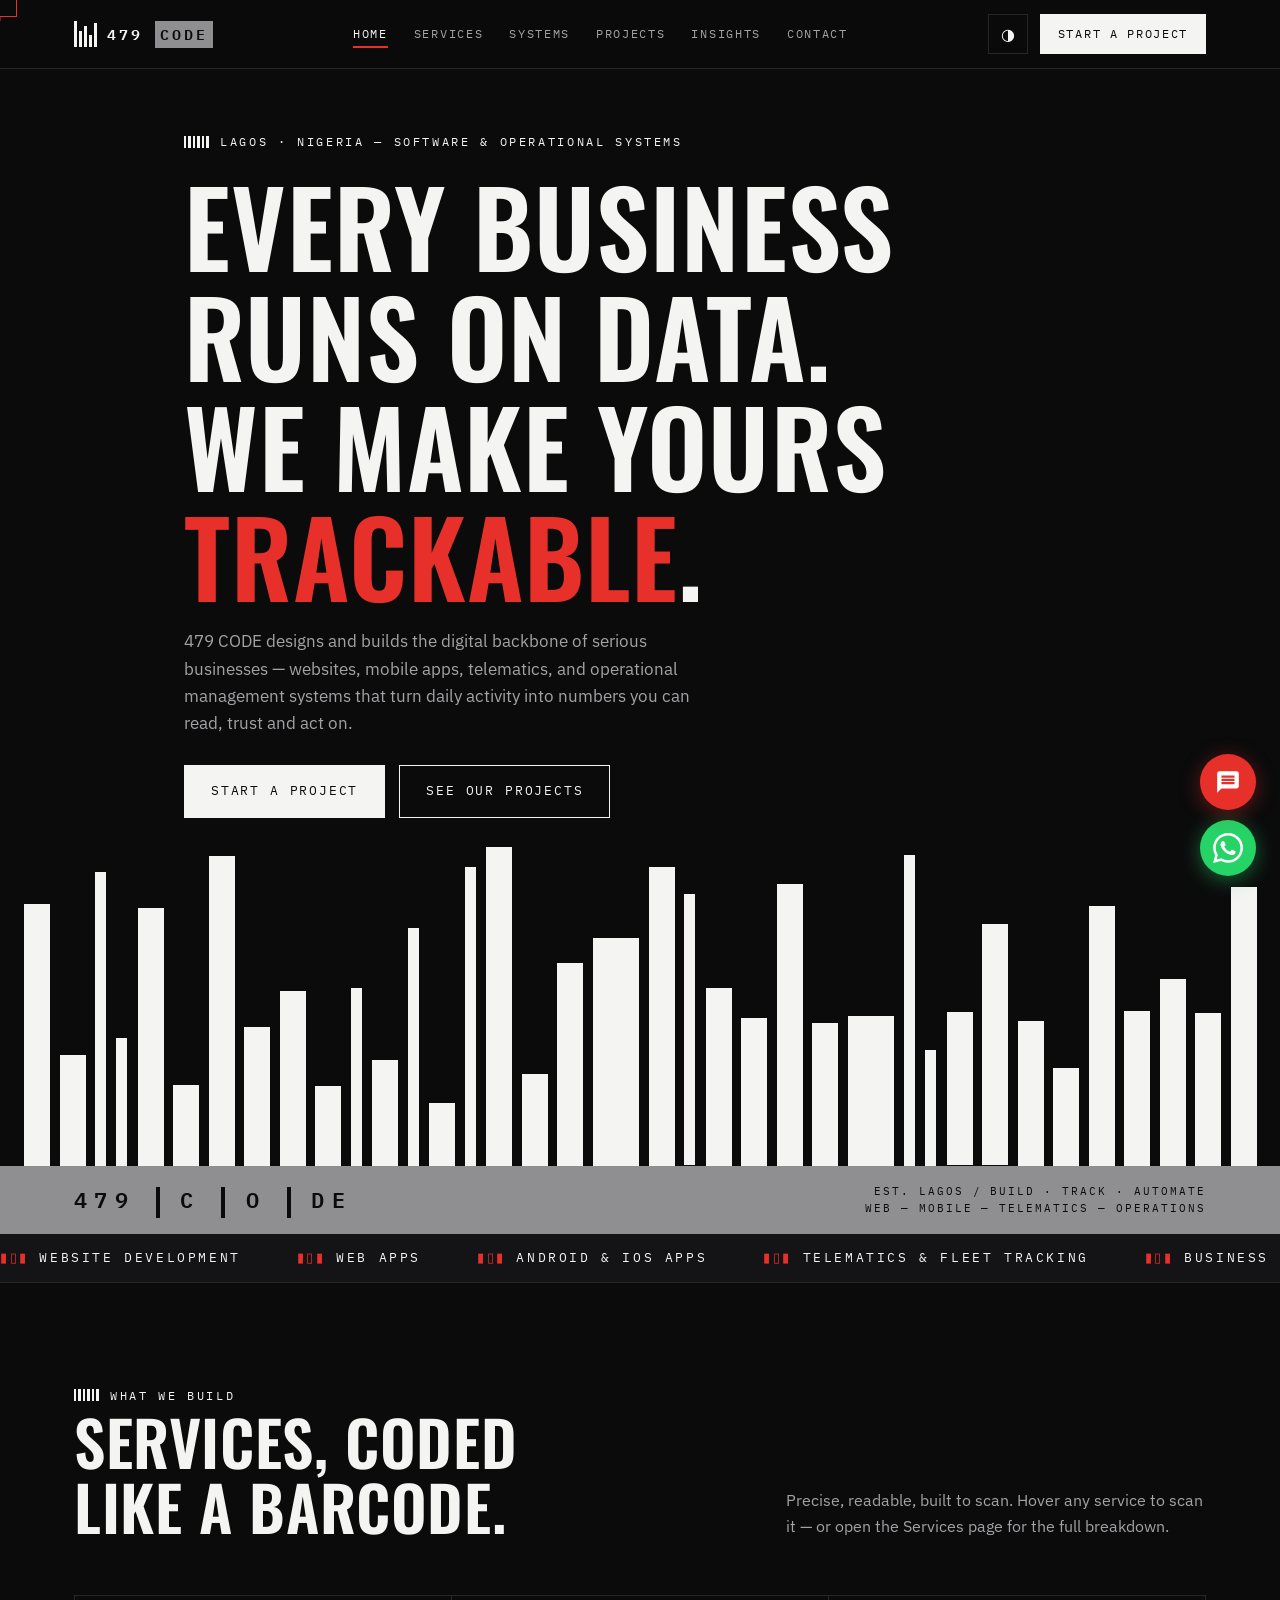
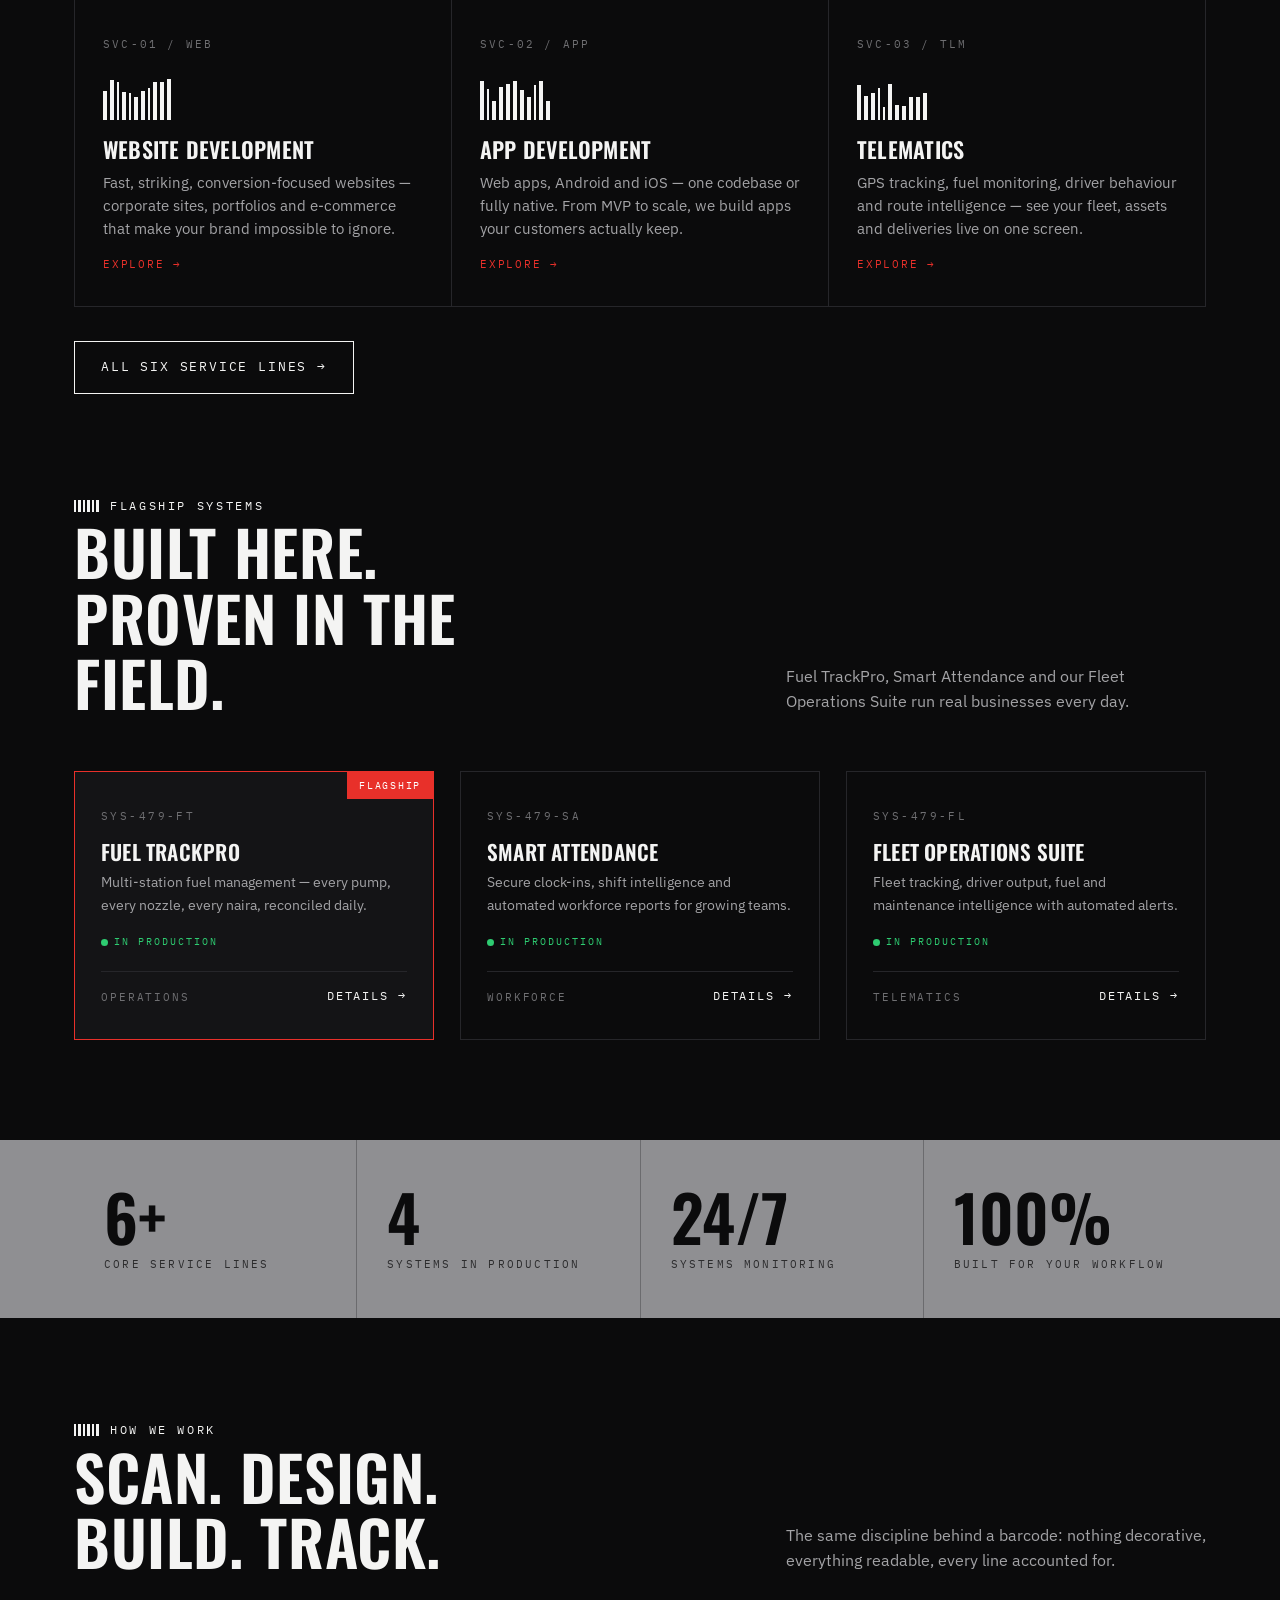
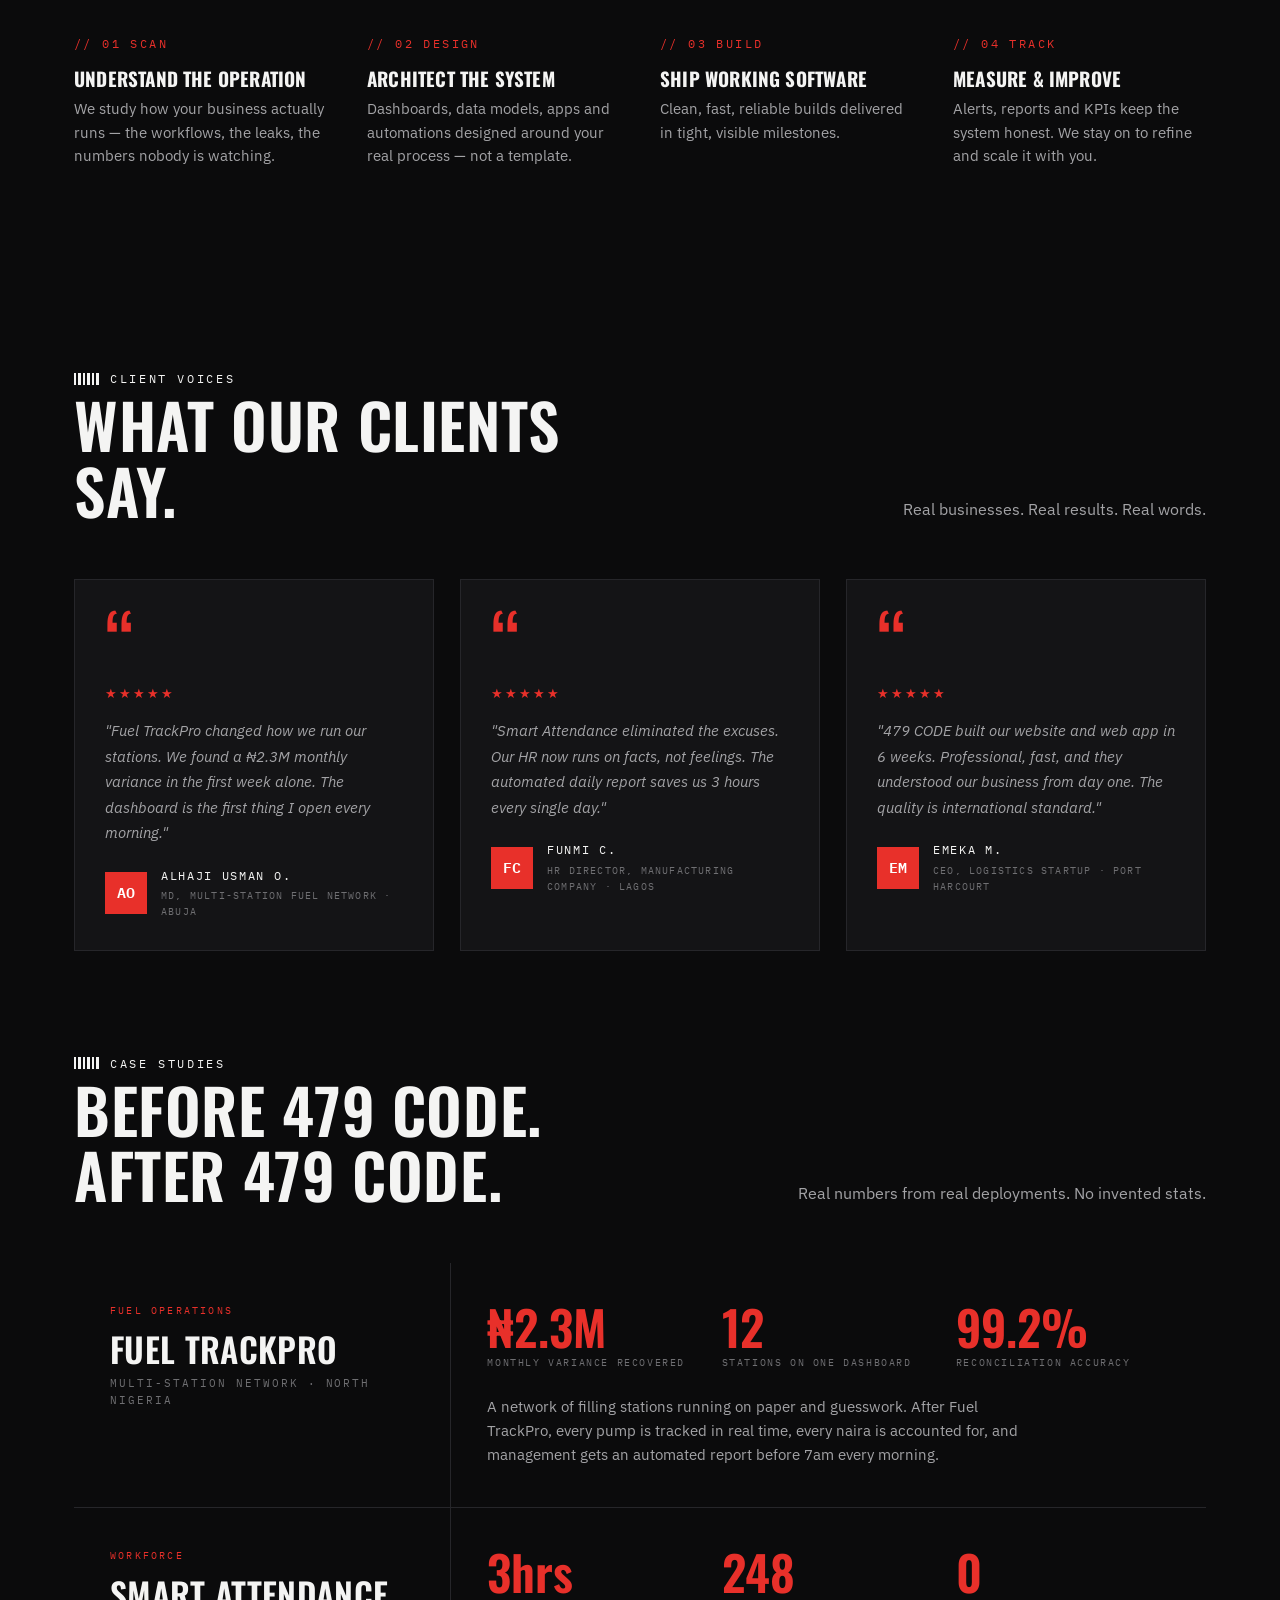
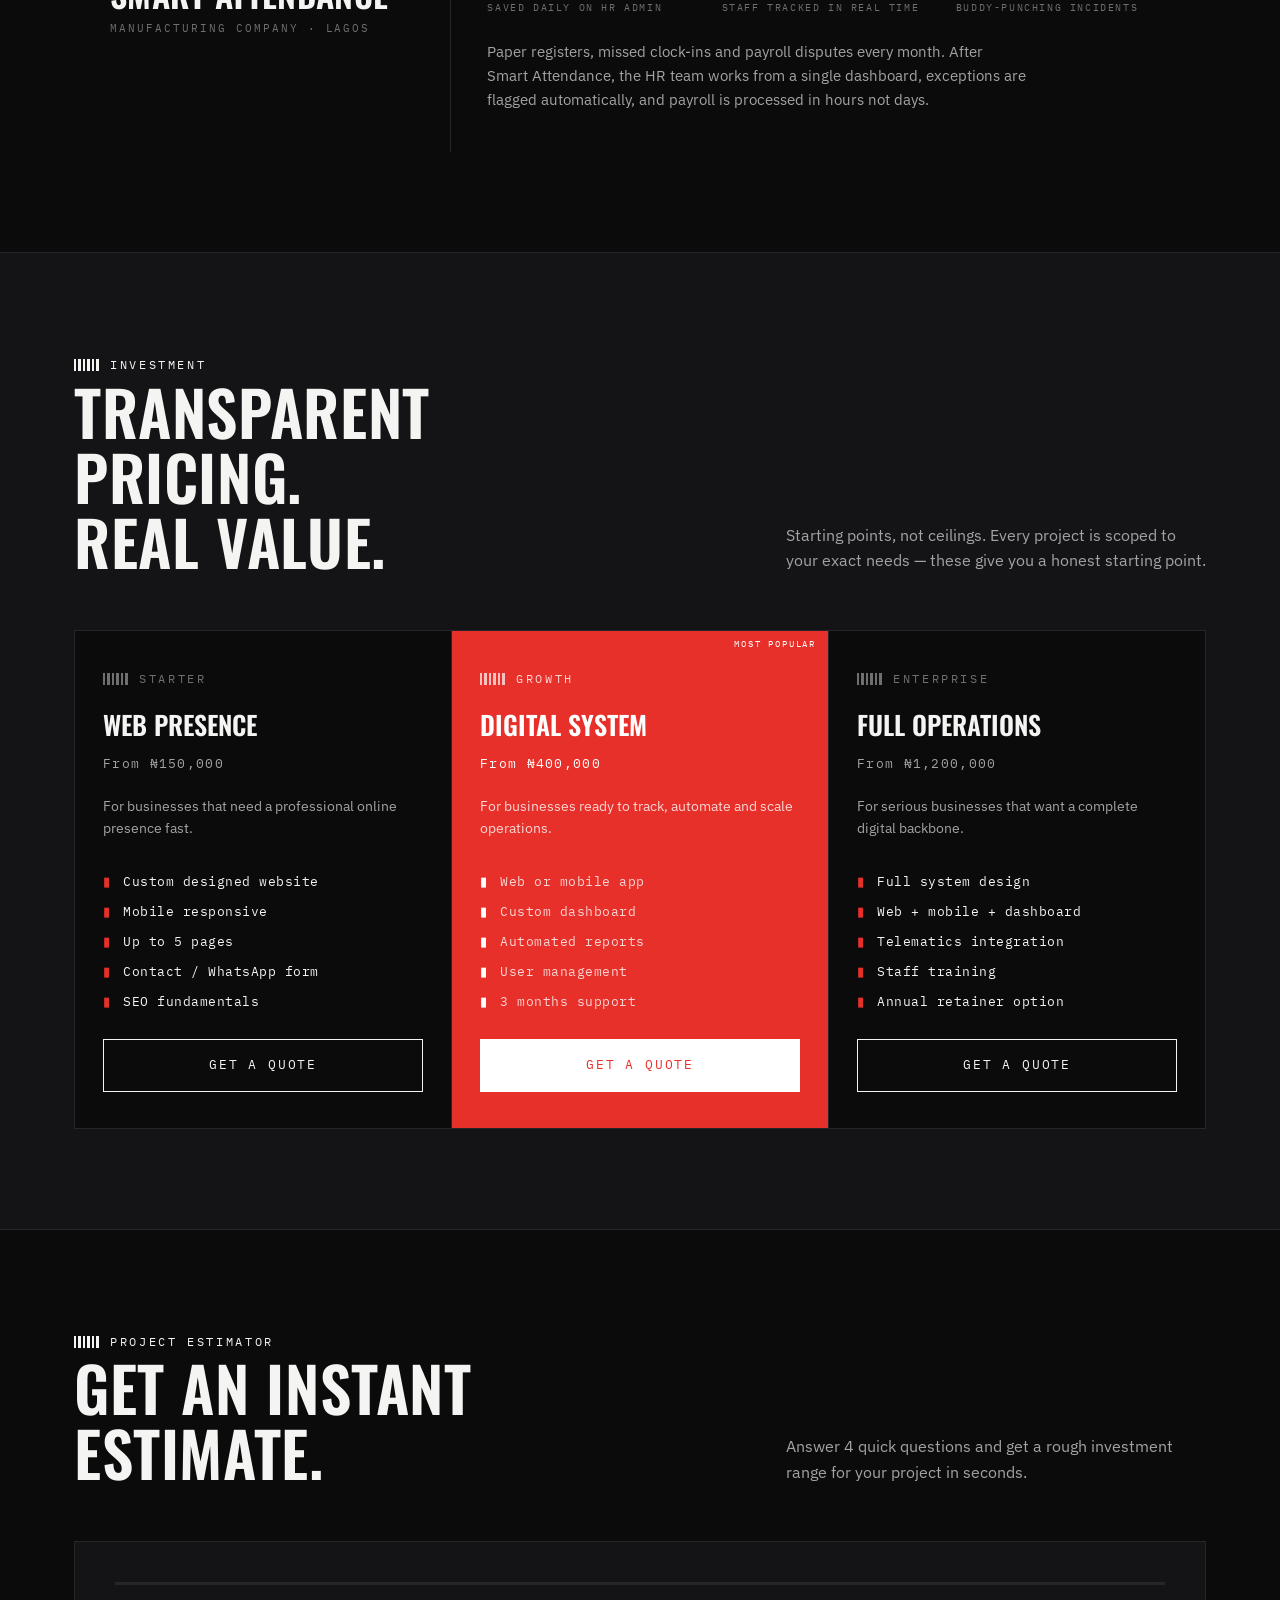
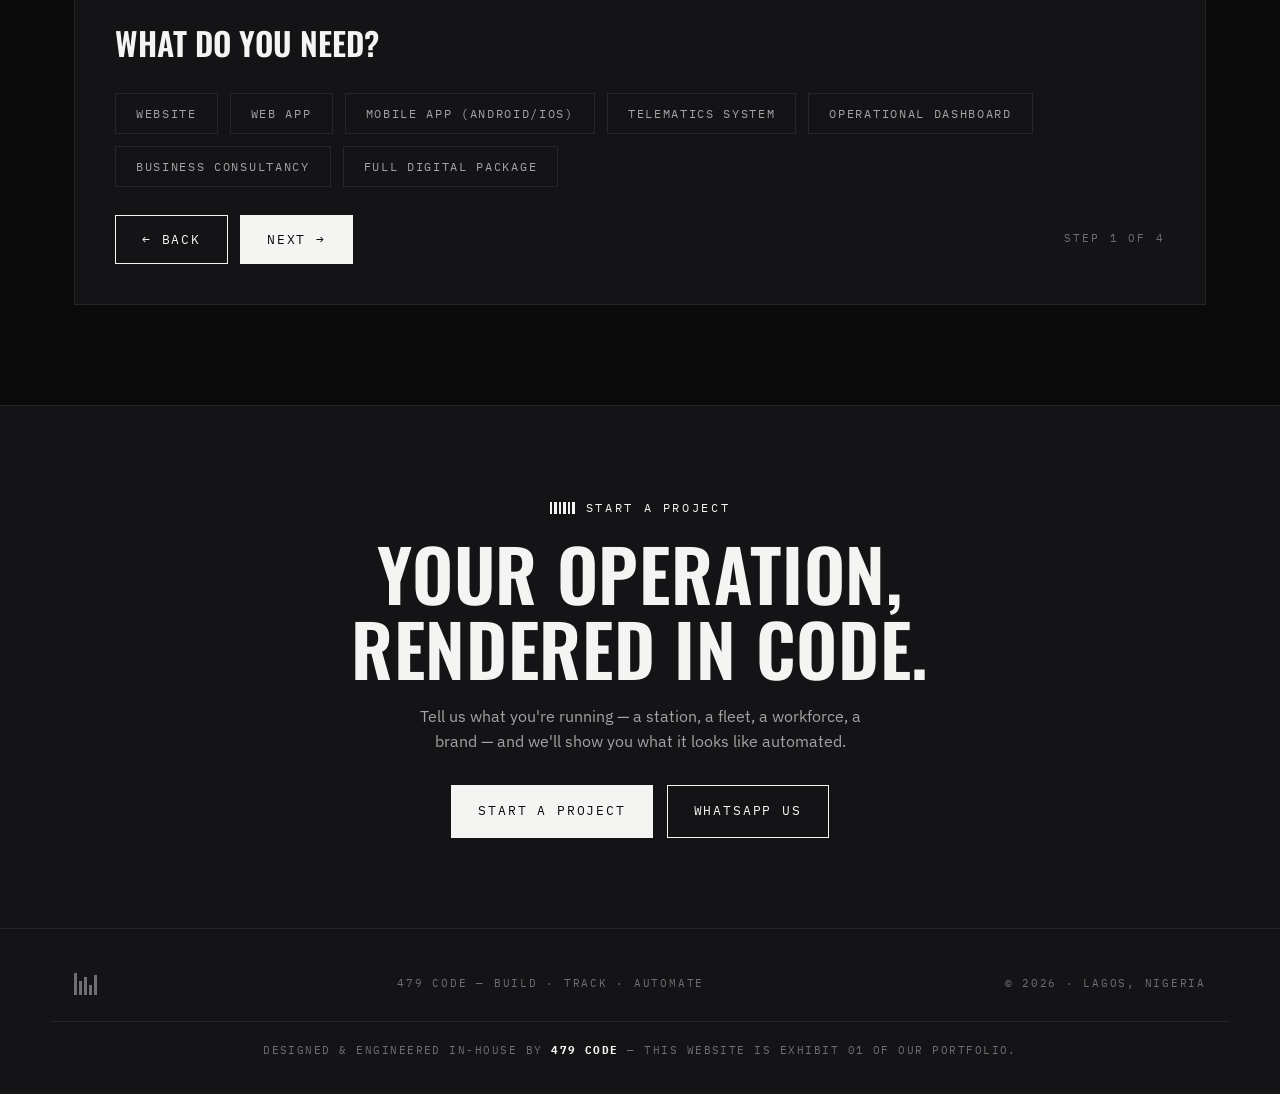
<file: index.html>
<!DOCTYPE html>
<html lang="en">
<head>
<meta charset="UTF-8">
<meta name="viewport" content="width=device-width, initial-scale=1.0">
<title>479 CODE — Systems that Scan, Track & Run Your Business</title>
<meta name="description" content="479 CODE builds websites, apps, telematics and operational systems in Lagos, Nigeria.">
<meta property="og:title" content="479 CODE — Systems that Scan, Track & Run Your Business">
<meta property="og:description" content="479 CODE builds websites, apps, telematics and operational systems in Lagos, Nigeria.">
<meta property="og:type" content="website">
<link rel="preconnect" href="https://fonts.googleapis.com">
<link rel="preconnect" href="https://fonts.gstatic.com" crossorigin>
<link href="https://fonts.googleapis.com/css2?family=Oswald:wght@400;500;600;700&family=IBM+Plex+Mono:wght@400;500;600&family=IBM+Plex+Sans:wght@400;500;600&display=swap" rel="stylesheet">
<link rel="stylesheet" href="assets/styles.css">
<script src="assets/main.js" defer></script>
</head>
<body>
<div id="loader" aria-hidden="true">
  <div class="load-bars">
    <span class="load-laser"></span>
    <i style="height:100%;animation-delay:0s"></i><i style="height:55%;animation-delay:.1s"></i><i style="height:80%;animation-delay:.2s"></i><i style="height:40%;animation-delay:.3s"></i><i style="height:92%;animation-delay:.4s"></i><i style="height:60%;animation-delay:.5s"></i><i style="height:75%;animation-delay:.6s"></i>
  </div>
  <div class="load-txt">Scanning · 479 CODE</div>
</div>
<div id="progress"></div>
<div class="cursor-ring" id="cursor" aria-hidden="true"></div>

<nav>
  <div class="nav-in">
    <a class="logo" href="index.html" aria-label="479 CODE home">
      <span class="logo-bars" aria-hidden="true"><span></span><span></span><span></span><span></span><span></span></span>
      <span class="logo-txt">479 <em>CODE</em></span>
    </a>
    <div class="nav-links">
      <a href="index.html" class="active">Home</a>
      <a href="services.html">Services</a>
      <a href="systems.html">Systems</a>
      <a href="projects.html">Projects</a>
      <a href="blog.html">Insights</a><a href="contact.html">Contact</a>
    </div>
    <div class="nav-right">
      <button id="themeBtn" aria-label="Toggle theme">◑</button>
      <a class="nav-cta" href="contact.html">Start a project</a>
      <button id="menuBtn" aria-label="Menu" aria-expanded="false">☰</button>
    </div>
  </div>
</nav>

<header class="hero" id="top">
  <div class="wrap hero-copy">
    <span class="eyebrow">Lagos · Nigeria — Software &amp; Operational Systems</span>
    <h1>Every business runs on data.<br>We make yours <span class="scan-word" id="scanWord">scannable</span>.</h1>
    <p>479 CODE designs and builds the digital backbone of serious businesses — websites, mobile apps, telematics, and operational management systems that turn daily activity into numbers you can read, trust and act on.</p>
    <div class="hero-actions">
      <a class="btn btn-solid" href="contact.html">Start a project</a>
      <a class="btn btn-ghost" href="projects.html">See our projects</a>
    </div>
  </div>
  <div class="barfield" id="barfield" aria-hidden="true"><div class="laser"></div></div>
  <div class="hero-band">
    <div class="band-in">
      <span>479 <span class="divider"></span> C <span class="divider"></span> O <span class="divider"></span> DE</span>
      <span class="band-meta">EST. LAGOS / BUILD · TRACK · AUTOMATE<br>WEB — MOBILE — TELEMATICS — OPERATIONS</span>
    </div>
  </div>
</header>

<div class="marquee" aria-hidden="true">
  <div class="marquee-track">
    <span>Website Development</span><span>Web Apps</span><span>Android &amp; iOS Apps</span><span>Telematics &amp; Fleet Tracking</span><span>Business Consultancy</span><span>Fuel TrackPro</span><span>Smart Attendance</span><span>Dashboards &amp; Automation</span>
    <span>Website Development</span><span>Web Apps</span><span>Android &amp; iOS Apps</span><span>Telematics &amp; Fleet Tracking</span><span>Business Consultancy</span><span>Fuel TrackPro</span><span>Smart Attendance</span><span>Dashboards &amp; Automation</span>
  </div>
</div>

<section>
  <div class="wrap">
    <div class="sec-head reveal">
      <div>
        <span class="eyebrow">What we build</span>
        <h2>Services, coded like a barcode.</h2>
      </div>
      <p>Precise, readable, built to scan. Hover any service to scan it — or open the Services page for the full breakdown.</p>
    </div>
    <div class="svc-grid">
      <a class="svc reveal" href="services.html">
        <span class="scanline"></span>
        <span class="code">SVC-01 / WEB</span>
        <div class="minibar" aria-hidden="true"></div>
        <h3>Website Development</h3>
        <p>Fast, striking, conversion-focused websites — corporate sites, portfolios and e-commerce that make your brand impossible to ignore.</p>
        <span class="more">Explore →</span>
      </a>
      <a class="svc reveal" href="services.html">
        <span class="scanline"></span>
        <span class="code">SVC-02 / APP</span>
        <div class="minibar" aria-hidden="true"></div>
        <h3>App Development</h3>
        <p>Web apps, Android and iOS — one codebase or fully native. From MVP to scale, we build apps your customers actually keep.</p>
        <span class="more">Explore →</span>
      </a>
      <a class="svc reveal" href="services.html">
        <span class="scanline"></span>
        <span class="code">SVC-03 / TLM</span>
        <div class="minibar" aria-hidden="true"></div>
        <h3>Telematics</h3>
        <p>GPS tracking, fuel monitoring, driver behaviour and route intelligence — see your fleet, assets and deliveries live on one screen.</p>
        <span class="more">Explore →</span>
      </a>
    </div>
    <div class="hero-actions" style="margin-top:34px">
      <a class="btn btn-ghost" href="services.html">All six service lines →</a>
    </div>
  </div>
</section>

<section style="padding-top:0">
  <div class="wrap">
    <div class="sec-head reveal">
      <div>
        <span class="eyebrow">Flagship systems</span>
        <h2>Built here. Proven in the field.</h2>
      </div>
      <p>Fuel TrackPro, Smart Attendance and our Fleet Operations Suite run real businesses every day.</p>
    </div>
    <div class="exh-grid">
      <article class="exh featured reveal">
        <span class="badge">Flagship</span>
        <span class="num">SYS-479-FT</span>
        <h3>Fuel TrackPro</h3>
        <p>Multi-station fuel management — every pump, every nozzle, every naira, reconciled daily.</p>
        <span class="live"><span class="dot"></span>In production</span>
        <div class="meta"><span>Operations</span><a class="prod-link" style="margin:0;border:none" href="systems.html">Details →</a></div>
      </article>
      <article class="exh reveal">
        <span class="num">SYS-479-SA</span>
        <h3>Smart Attendance</h3>
        <p>Secure clock-ins, shift intelligence and automated workforce reports for growing teams.</p>
        <span class="live"><span class="dot"></span>In production</span>
        <div class="meta"><span>Workforce</span><a class="prod-link" style="margin:0;border:none" href="systems.html">Details →</a></div>
      </article>
      <article class="exh reveal">
        <span class="num">SYS-479-FL</span>
        <h3>Fleet Operations Suite</h3>
        <p>Fleet tracking, driver output, fuel and maintenance intelligence with automated alerts.</p>
        <span class="live"><span class="dot"></span>In production</span>
        <div class="meta"><span>Telematics</span><a class="prod-link" style="margin:0;border:none" href="systems.html">Details →</a></div>
      </article>
    </div>
  </div>
</section>

<div class="stats">
  <div class="wrap">
    <div class="stats-in">
      <div class="stat-big reveal"><div class="n"><span data-count="6">0</span>+</div><div class="l">Core service lines</div></div>
      <div class="stat-big reveal"><div class="n"><span data-count="4">0</span></div><div class="l">Systems in production</div></div>
      <div class="stat-big reveal"><div class="n"><span data-count="24">0</span>/7</div><div class="l">Systems monitoring</div></div>
      <div class="stat-big reveal"><div class="n"><span data-count="100">0</span>%</div><div class="l">Built for your workflow</div></div>
    </div>
  </div>
</div>

<section>
  <div class="wrap">
    <div class="sec-head reveal">
      <div>
        <span class="eyebrow">How we work</span>
        <h2>Scan. Design. Build. Track.</h2>
      </div>
      <p>The same discipline behind a barcode: nothing decorative, everything readable, every line accounted for.</p>
    </div>
    <div class="proc-grid">
      <div class="proc reveal"><span class="step">// 01 SCAN</span><h3>Understand the operation</h3><p>We study how your business actually runs — the workflows, the leaks, the numbers nobody is watching.</p></div>
      <div class="proc reveal"><span class="step">// 02 DESIGN</span><h3>Architect the system</h3><p>Dashboards, data models, apps and automations designed around your real process — not a template.</p></div>
      <div class="proc reveal"><span class="step">// 03 BUILD</span><h3>Ship working software</h3><p>Clean, fast, reliable builds delivered in tight, visible milestones.</p></div>
      <div class="proc reveal"><span class="step">// 04 TRACK</span><h3>Measure &amp; improve</h3><p>Alerts, reports and KPIs keep the system honest. We stay on to refine and scale it with you.</p></div>
    </div>
  </div>
</section>


<!-- TESTIMONIALS -->
<section id="testimonials">
  <div class="wrap">
    <div class="sec-head reveal">
      <div>
        <span class="eyebrow">Client voices</span>
        <h2>What our clients say.</h2>
      </div>
      <p>Real businesses. Real results. Real words.</p>
    </div>
    <div class="testi-grid">
      <div class="testi reveal">
        <div class="stars">★★★★★</div>
        <p>"Fuel TrackPro changed how we run our stations. We found a ₦2.3M monthly variance in the first week alone. The dashboard is the first thing I open every morning."</p>
        <div class="author"><div class="av">AO</div><div><div class="name">Alhaji Usman O.</div><div class="role">MD, Multi-Station Fuel Network · Abuja</div></div></div>
      </div>
      <div class="testi reveal">
        <div class="stars">★★★★★</div>
        <p>"Smart Attendance eliminated the excuses. Our HR now runs on facts, not feelings. The automated daily report saves us 3 hours every single day."</p>
        <div class="author"><div class="av">FC</div><div><div class="name">Funmi C.</div><div class="role">HR Director, Manufacturing Company · Lagos</div></div></div>
      </div>
      <div class="testi reveal">
        <div class="stars">★★★★★</div>
        <p>"479 CODE built our website and web app in 6 weeks. Professional, fast, and they understood our business from day one. The quality is international standard."</p>
        <div class="author"><div class="av">EM</div><div><div class="name">Emeka M.</div><div class="role">CEO, Logistics Startup · Port Harcourt</div></div></div>
      </div>
    </div>
  </div>
</section>

<!-- CASE STUDIES -->
<section id="casestudies" style="padding-top:0">
  <div class="wrap">
    <div class="sec-head reveal">
      <div>
        <span class="eyebrow">Case studies</span>
        <h2>Before 479 CODE.<br>After 479 CODE.</h2>
      </div>
      <p>Real numbers from real deployments. No invented stats.</p>
    </div>
    <div class="case-grid reveal">
      <div class="case">
        <div class="case-left">
          <div class="tag">Fuel Operations</div>
          <h3>Fuel TrackPro</h3>
          <div class="client">Multi-station network · North Nigeria</div>
        </div>
        <div class="case-right">
          <div class="case-stats">
            <div class="case-stat"><div class="n">₦2.3M</div><div class="l">Monthly variance recovered</div></div>
            <div class="case-stat"><div class="n">12</div><div class="l">Stations on one dashboard</div></div>
            <div class="case-stat"><div class="n">99.2%</div><div class="l">Reconciliation accuracy</div></div>
          </div>
          <p>A network of filling stations running on paper and guesswork. After Fuel TrackPro, every pump is tracked in real time, every naira is accounted for, and management gets an automated report before 7am every morning.</p>
        </div>
      </div>
      <div class="case">
        <div class="case-left">
          <div class="tag">Workforce</div>
          <h3>Smart Attendance</h3>
          <div class="client">Manufacturing company · Lagos</div>
        </div>
        <div class="case-right">
          <div class="case-stats">
            <div class="case-stat"><div class="n">3hrs</div><div class="l">Saved daily on HR admin</div></div>
            <div class="case-stat"><div class="n">248</div><div class="l">Staff tracked in real time</div></div>
            <div class="case-stat"><div class="n">0</div><div class="l">Buddy-punching incidents</div></div>
          </div>
          <p>Paper registers, missed clock-ins and payroll disputes every month. After Smart Attendance, the HR team works from a single dashboard, exceptions are flagged automatically, and payroll is processed in hours not days.</p>
        </div>
      </div>
    </div>
  </div>
</section>

<!-- PRICING -->
<section id="pricing" style="background:var(--card);border-top:1px solid var(--line);border-bottom:1px solid var(--line)">
  <div class="wrap">
    <div class="sec-head reveal">
      <div>
        <span class="eyebrow">Investment</span>
        <h2>Transparent pricing.<br>Real value.</h2>
      </div>
      <p>Starting points, not ceilings. Every project is scoped to your exact needs — these give you a honest starting point.</p>
    </div>
    <div class="price-grid reveal">
      <div class="price-card">
        <span class="eyebrow">Starter</span>
        <div class="p-name">Web Presence</div>
        <div class="p-price">From ₦150,000</div>
        <div class="p-desc">For businesses that need a professional online presence fast.</div>
        <ul class="p-feats">
          <li class="p-feat">Custom designed website</li>
          <li class="p-feat">Mobile responsive</li>
          <li class="p-feat">Up to 5 pages</li>
          <li class="p-feat">Contact / WhatsApp form</li>
          <li class="p-feat">SEO fundamentals</li>
        </ul>
        <a class="btn btn-ghost" href="contact.html">Get a quote</a>
      </div>
      <div class="price-card featured">
        <span class="price-badge">Most popular</span>
        <span class="eyebrow">Growth</span>
        <div class="p-name">Digital System</div>
        <div class="p-price">From ₦400,000</div>
        <div class="p-desc">For businesses ready to track, automate and scale operations.</div>
        <ul class="p-feats">
          <li class="p-feat">Web or mobile app</li>
          <li class="p-feat">Custom dashboard</li>
          <li class="p-feat">Automated reports</li>
          <li class="p-feat">User management</li>
          <li class="p-feat">3 months support</li>
        </ul>
        <a class="btn" href="contact.html">Get a quote</a>
      </div>
      <div class="price-card">
        <span class="eyebrow">Enterprise</span>
        <div class="p-name">Full Operations</div>
        <div class="p-price">From ₦1,200,000</div>
        <div class="p-desc">For serious businesses that want a complete digital backbone.</div>
        <ul class="p-feats">
          <li class="p-feat">Full system design</li>
          <li class="p-feat">Web + mobile + dashboard</li>
          <li class="p-feat">Telematics integration</li>
          <li class="p-feat">Staff training</li>
          <li class="p-feat">Annual retainer option</li>
        </ul>
        <a class="btn btn-ghost" href="contact.html">Get a quote</a>
      </div>
    </div>
  </div>
</section>

<!-- ESTIMATOR -->
<section id="estimate">
  <div class="wrap">
    <div class="sec-head reveal">
      <div>
        <span class="eyebrow">Project estimator</span>
        <h2>Get an instant estimate.</h2>
      </div>
      <p>Answer 4 quick questions and get a rough investment range for your project in seconds.</p>
    </div>
    <div class="estimator reveal" id="estimator">
      <div class="est-bar"><div class="est-bar-fill" style="width:0%"></div></div>
      <div class="est-steps">
        <div class="est-step active">
          <div class="est-q">What do you need?</div>
          <div class="est-opts">
            <button class="est-opt">Website</button>
            <button class="est-opt">Web App</button>
            <button class="est-opt">Mobile App (Android/iOS)</button>
            <button class="est-opt">Telematics System</button>
            <button class="est-opt">Operational Dashboard</button>
            <button class="est-opt">Business Consultancy</button>
            <button class="est-opt">Full Digital Package</button>
          </div>
        </div>
        <div class="est-step">
          <div class="est-q">What's your timeline?</div>
          <div class="est-opts">
            <button class="est-opt">ASAP — within 2 weeks</button>
            <button class="est-opt">1 month</button>
            <button class="est-opt">2–3 months</button>
            <button class="est-opt">Flexible — quality first</button>
          </div>
        </div>
        <div class="est-step">
          <div class="est-q">What's your business size?</div>
          <div class="est-opts">
            <button class="est-opt">Solo / Startup</button>
            <button class="est-opt">Small business (1–20 staff)</button>
            <button class="est-opt">Medium business (20–100 staff)</button>
            <button class="est-opt">Large / Enterprise (100+ staff)</button>
          </div>
        </div>
        <div class="est-step">
          <div class="est-q">Do you need ongoing support?</div>
          <div class="est-opts">
            <button class="est-opt">One-time build only</button>
            <button class="est-opt">3 months support</button>
            <button class="est-opt">6 months support</button>
            <button class="est-opt">Annual retainer</button>
          </div>
        </div>
      </div>
      <div class="est-result" id="estResult">
        <div class="stars">▮▮▮▮▮</div>
        <p style="font-family:var(--mono);font-size:12px;letter-spacing:.2em;text-transform:uppercase;color:var(--soft)">Estimated investment range</p>
        <div class="est-price" id="estPrice">₦150k – ₦600k</div>
        <p class="est-note">This is a rough guide. Your final quote depends on exact requirements — contact us for a precise number.</p>
        <div class="hero-actions" style="justify-content:center">
          <a class="btn btn-solid" href="contact.html">Get exact quote</a>
          <a class="btn btn-ghost" data-wa href="#" target="_blank">WhatsApp us now</a>
        </div>
      </div>
      <div class="est-nav">
        <button class="btn btn-ghost" id="estBack">← Back</button>
        <button class="btn btn-solid" id="estNext">Next →</button>
        <span class="est-progress">Step 1 of 4</span>
      </div>
    </div>
  </div>
</section>
<div class="cta-banner">
  <span class="eyebrow">Start a project</span>
  <h2>Your operation, rendered in code.</h2>
  <p>Tell us what you're running — a station, a fleet, a workforce, a brand — and we'll show you what it looks like automated.</p>
  <div class="hero-actions">
    <a class="btn btn-solid" href="contact.html">Start a project</a>
    <a class="btn btn-ghost" data-wa href="#" target="_blank" rel="noopener">WhatsApp us</a>
  </div>
</div>

<footer>
  <div class="foot-in">
    <span class="foot-bars" aria-hidden="true"><span></span><span></span><span></span><span></span><span></span></span>
    <span>479 CODE — Build · Track · Automate</span>
    <span>© 2026 · Lagos, Nigeria</span>
  </div>
  <div class="foot-credit">Designed &amp; engineered in-house by <b>479 CODE</b> — this website is Exhibit 01 of our portfolio.</div>
</footer>

<button id="toTop" aria-label="Back to top">▲</button>

<a class="wa-float" data-wa href="#" target="_blank" rel="noopener" aria-label="Chat on WhatsApp"><span class="wa-tip">Chat on WhatsApp</span><svg viewBox="0 0 24 24" fill="white" width="30" height="30"><path d="M17.472 14.382c-.297-.149-1.758-.867-2.03-.967-.273-.099-.471-.148-.67.15-.197.297-.767.966-.94 1.164-.173.199-.347.223-.644.075-.297-.15-1.255-.463-2.39-1.475-.883-.788-1.48-1.761-1.653-2.059-.173-.297-.018-.458.13-.606.134-.133.298-.347.446-.52.149-.174.198-.298.298-.497.099-.198.05-.371-.025-.52-.075-.149-.669-1.612-.916-2.207-.242-.579-.487-.5-.669-.51-.173-.008-.371-.01-.57-.01-.198 0-.52.074-.792.372-.272.297-1.04 1.016-1.04 2.479 0 1.462 1.065 2.875 1.213 3.074.149.198 2.096 3.2 5.077 4.487.709.306 1.262.489 1.694.625.712.227 1.36.195 1.871.118.571-.085 1.758-.719 2.006-1.413.248-.694.248-1.289.173-1.413-.074-.124-.272-.198-.57-.347m-5.421 7.403h-.004a9.87 9.87 0 01-5.031-1.378l-.361-.214-3.741.982.998-3.648-.235-.374a9.86 9.86 0 01-1.51-5.26c.001-5.45 4.436-9.884 9.888-9.884 2.64 0 5.122 1.03 6.988 2.898a9.825 9.825 0 012.893 6.994c-.003 5.45-4.437 9.884-9.885 9.884m8.413-18.297A11.815 11.815 0 0012.05 0C5.495 0 .16 5.335.157 11.892c0 2.096.547 4.142 1.588 5.945L.057 24l6.305-1.654a11.882 11.882 0 005.683 1.448h.005c6.554 0 11.89-5.335 11.893-11.893a11.821 11.821 0 00-3.48-8.413z"/></svg></a>
<button id="chatBtn" aria-label="Chat with 479 CODE AI"><svg viewBox="0 0 24 24" fill="white" width="26" height="26"><path d="M20 2H4c-1.1 0-2 .9-2 2v18l4-4h14c1.1 0 2-.9 2-2V4c0-1.1-.9-2-2-2zm-2 12H6v-2h12v2zm0-3H6V9h12v2zm0-3H6V6h12v2z"/></svg></button>
<div id="chatBox"><div class="chat-head"><span>▮ 479 CODE Assistant</span><button id="chatClose">✕</button></div><div class="chat-msgs" id="chatMsgs"></div><div class="chat-foot"><input id="chatInput" type="text" placeholder="Ask about our services..."><button id="chatSend">Send</button></div></div>
</body>
</html>
</file>
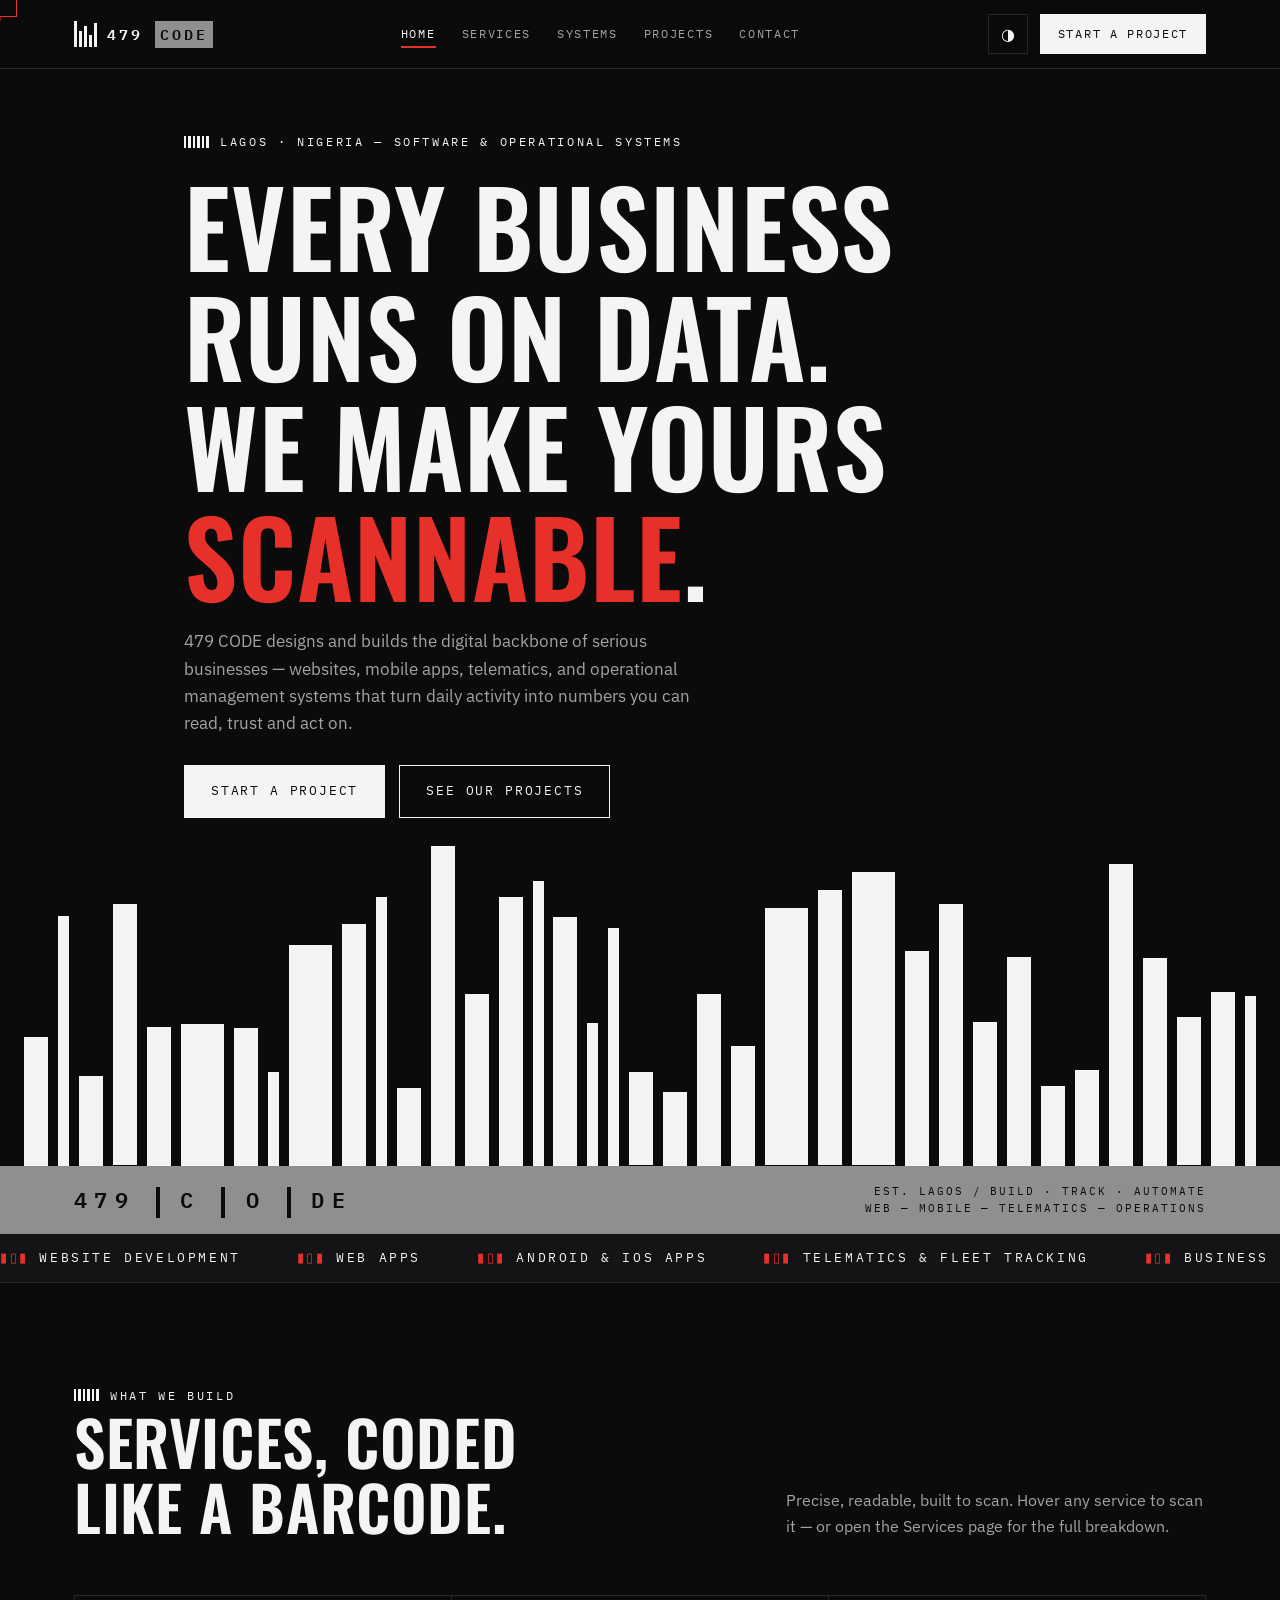
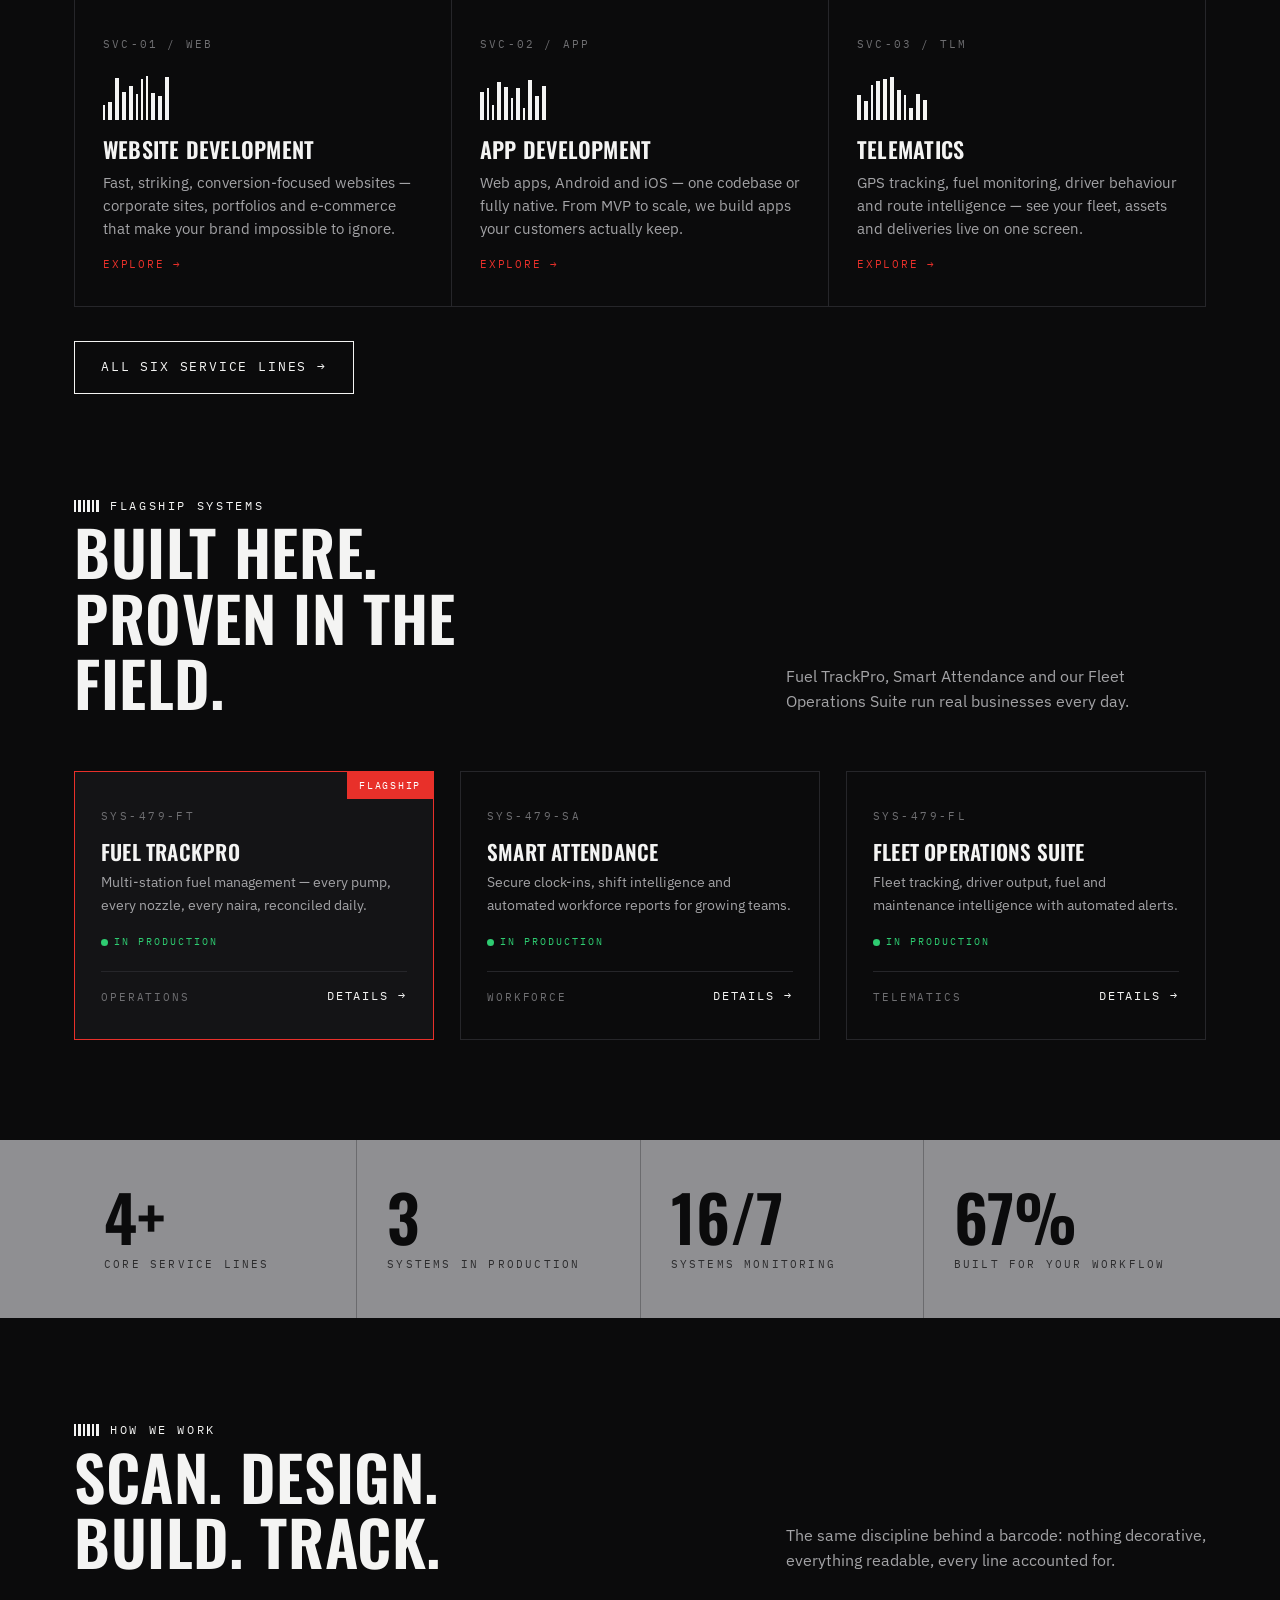
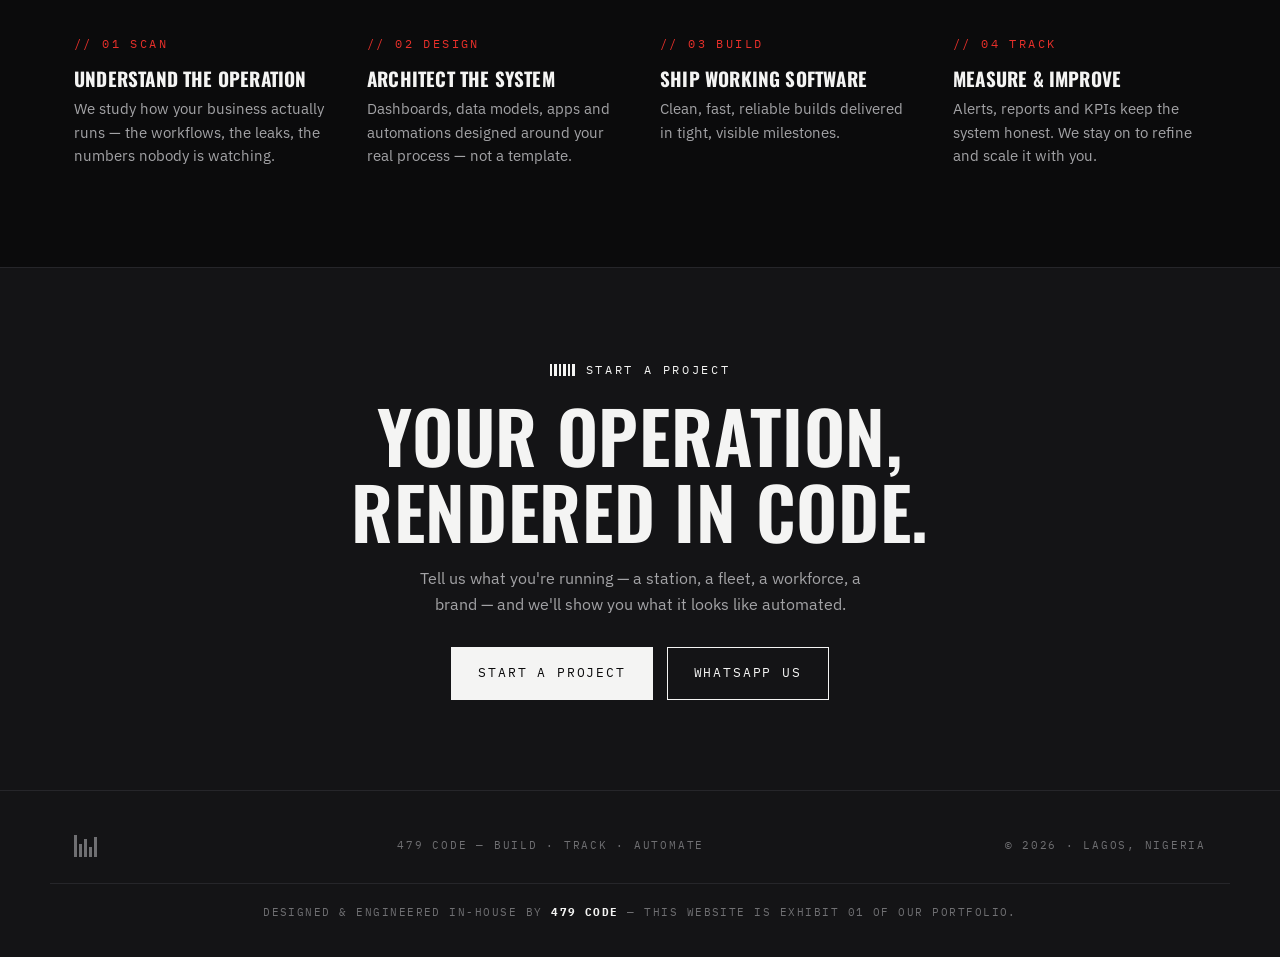
<file: 479code-repo/index.html>
<!DOCTYPE html>
<html lang="en">
<head>
<meta charset="UTF-8">
<meta name="viewport" content="width=device-width, initial-scale=1.0">
<title>479 CODE — Systems that Scan, Track & Run Your Business</title>
<meta name="description" content="479 CODE builds websites, apps, telematics and operational systems in Lagos, Nigeria.">
<meta property="og:title" content="479 CODE — Systems that Scan, Track & Run Your Business">
<meta property="og:description" content="479 CODE builds websites, apps, telematics and operational systems in Lagos, Nigeria.">
<meta property="og:type" content="website">
<link rel="preconnect" href="https://fonts.googleapis.com">
<link rel="preconnect" href="https://fonts.gstatic.com" crossorigin>
<link href="https://fonts.googleapis.com/css2?family=Oswald:wght@400;500;600;700&family=IBM+Plex+Mono:wght@400;500;600&family=IBM+Plex+Sans:wght@400;500;600&display=swap" rel="stylesheet">
<link rel="stylesheet" href="assets/styles.css">
<script src="assets/main.js" defer></script>
</head>
<body>
<div id="loader" aria-hidden="true">
  <div class="load-bars">
    <span class="load-laser"></span>
    <i style="height:100%;animation-delay:0s"></i><i style="height:55%;animation-delay:.1s"></i><i style="height:80%;animation-delay:.2s"></i><i style="height:40%;animation-delay:.3s"></i><i style="height:92%;animation-delay:.4s"></i><i style="height:60%;animation-delay:.5s"></i><i style="height:75%;animation-delay:.6s"></i>
  </div>
  <div class="load-txt">Scanning · 479 CODE</div>
</div>
<div id="progress"></div>
<div class="cursor-ring" id="cursor" aria-hidden="true"></div>

<nav>
  <div class="nav-in">
    <a class="logo" href="index.html" aria-label="479 CODE home">
      <span class="logo-bars" aria-hidden="true"><span></span><span></span><span></span><span></span><span></span></span>
      <span class="logo-txt">479 <em>CODE</em></span>
    </a>
    <div class="nav-links">
      <a href="index.html" class="active">Home</a>
      <a href="services.html">Services</a>
      <a href="systems.html">Systems</a>
      <a href="projects.html">Projects</a>
      <a href="contact.html">Contact</a>
    </div>
    <div class="nav-right">
      <button id="themeBtn" aria-label="Toggle theme">◑</button>
      <a class="nav-cta" href="contact.html">Start a project</a>
      <button id="menuBtn" aria-label="Menu" aria-expanded="false">☰</button>
    </div>
  </div>
</nav>

<header class="hero" id="top">
  <div class="wrap hero-copy">
    <span class="eyebrow">Lagos · Nigeria — Software &amp; Operational Systems</span>
    <h1>Every business runs on data.<br>We make yours <span class="scan-word" id="scanWord">scannable</span>.</h1>
    <p>479 CODE designs and builds the digital backbone of serious businesses — websites, mobile apps, telematics, and operational management systems that turn daily activity into numbers you can read, trust and act on.</p>
    <div class="hero-actions">
      <a class="btn btn-solid" href="contact.html">Start a project</a>
      <a class="btn btn-ghost" href="projects.html">See our projects</a>
    </div>
  </div>
  <div class="barfield" id="barfield" aria-hidden="true"><div class="laser"></div></div>
  <div class="hero-band">
    <div class="band-in">
      <span>479 <span class="divider"></span> C <span class="divider"></span> O <span class="divider"></span> DE</span>
      <span class="band-meta">EST. LAGOS / BUILD · TRACK · AUTOMATE<br>WEB — MOBILE — TELEMATICS — OPERATIONS</span>
    </div>
  </div>
</header>

<div class="marquee" aria-hidden="true">
  <div class="marquee-track">
    <span>Website Development</span><span>Web Apps</span><span>Android &amp; iOS Apps</span><span>Telematics &amp; Fleet Tracking</span><span>Business Consultancy</span><span>Fuel TrackPro</span><span>Smart Attendance</span><span>Dashboards &amp; Automation</span>
    <span>Website Development</span><span>Web Apps</span><span>Android &amp; iOS Apps</span><span>Telematics &amp; Fleet Tracking</span><span>Business Consultancy</span><span>Fuel TrackPro</span><span>Smart Attendance</span><span>Dashboards &amp; Automation</span>
  </div>
</div>

<section>
  <div class="wrap">
    <div class="sec-head reveal">
      <div>
        <span class="eyebrow">What we build</span>
        <h2>Services, coded like a barcode.</h2>
      </div>
      <p>Precise, readable, built to scan. Hover any service to scan it — or open the Services page for the full breakdown.</p>
    </div>
    <div class="svc-grid">
      <a class="svc reveal" href="services.html">
        <span class="scanline"></span>
        <span class="code">SVC-01 / WEB</span>
        <div class="minibar" aria-hidden="true"></div>
        <h3>Website Development</h3>
        <p>Fast, striking, conversion-focused websites — corporate sites, portfolios and e-commerce that make your brand impossible to ignore.</p>
        <span class="more">Explore →</span>
      </a>
      <a class="svc reveal" href="services.html">
        <span class="scanline"></span>
        <span class="code">SVC-02 / APP</span>
        <div class="minibar" aria-hidden="true"></div>
        <h3>App Development</h3>
        <p>Web apps, Android and iOS — one codebase or fully native. From MVP to scale, we build apps your customers actually keep.</p>
        <span class="more">Explore →</span>
      </a>
      <a class="svc reveal" href="services.html">
        <span class="scanline"></span>
        <span class="code">SVC-03 / TLM</span>
        <div class="minibar" aria-hidden="true"></div>
        <h3>Telematics</h3>
        <p>GPS tracking, fuel monitoring, driver behaviour and route intelligence — see your fleet, assets and deliveries live on one screen.</p>
        <span class="more">Explore →</span>
      </a>
    </div>
    <div class="hero-actions" style="margin-top:34px">
      <a class="btn btn-ghost" href="services.html">All six service lines →</a>
    </div>
  </div>
</section>

<section style="padding-top:0">
  <div class="wrap">
    <div class="sec-head reveal">
      <div>
        <span class="eyebrow">Flagship systems</span>
        <h2>Built here. Proven in the field.</h2>
      </div>
      <p>Fuel TrackPro, Smart Attendance and our Fleet Operations Suite run real businesses every day.</p>
    </div>
    <div class="exh-grid">
      <article class="exh featured reveal">
        <span class="badge">Flagship</span>
        <span class="num">SYS-479-FT</span>
        <h3>Fuel TrackPro</h3>
        <p>Multi-station fuel management — every pump, every nozzle, every naira, reconciled daily.</p>
        <span class="live"><span class="dot"></span>In production</span>
        <div class="meta"><span>Operations</span><a class="prod-link" style="margin:0;border:none" href="systems.html">Details →</a></div>
      </article>
      <article class="exh reveal">
        <span class="num">SYS-479-SA</span>
        <h3>Smart Attendance</h3>
        <p>Secure clock-ins, shift intelligence and automated workforce reports for growing teams.</p>
        <span class="live"><span class="dot"></span>In production</span>
        <div class="meta"><span>Workforce</span><a class="prod-link" style="margin:0;border:none" href="systems.html">Details →</a></div>
      </article>
      <article class="exh reveal">
        <span class="num">SYS-479-FL</span>
        <h3>Fleet Operations Suite</h3>
        <p>Fleet tracking, driver output, fuel and maintenance intelligence with automated alerts.</p>
        <span class="live"><span class="dot"></span>In production</span>
        <div class="meta"><span>Telematics</span><a class="prod-link" style="margin:0;border:none" href="systems.html">Details →</a></div>
      </article>
    </div>
  </div>
</section>

<div class="stats">
  <div class="wrap">
    <div class="stats-in">
      <div class="stat-big reveal"><div class="n"><span data-count="6">0</span>+</div><div class="l">Core service lines</div></div>
      <div class="stat-big reveal"><div class="n"><span data-count="4">0</span></div><div class="l">Systems in production</div></div>
      <div class="stat-big reveal"><div class="n"><span data-count="24">0</span>/7</div><div class="l">Systems monitoring</div></div>
      <div class="stat-big reveal"><div class="n"><span data-count="100">0</span>%</div><div class="l">Built for your workflow</div></div>
    </div>
  </div>
</div>

<section>
  <div class="wrap">
    <div class="sec-head reveal">
      <div>
        <span class="eyebrow">How we work</span>
        <h2>Scan. Design. Build. Track.</h2>
      </div>
      <p>The same discipline behind a barcode: nothing decorative, everything readable, every line accounted for.</p>
    </div>
    <div class="proc-grid">
      <div class="proc reveal"><span class="step">// 01 SCAN</span><h3>Understand the operation</h3><p>We study how your business actually runs — the workflows, the leaks, the numbers nobody is watching.</p></div>
      <div class="proc reveal"><span class="step">// 02 DESIGN</span><h3>Architect the system</h3><p>Dashboards, data models, apps and automations designed around your real process — not a template.</p></div>
      <div class="proc reveal"><span class="step">// 03 BUILD</span><h3>Ship working software</h3><p>Clean, fast, reliable builds delivered in tight, visible milestones.</p></div>
      <div class="proc reveal"><span class="step">// 04 TRACK</span><h3>Measure &amp; improve</h3><p>Alerts, reports and KPIs keep the system honest. We stay on to refine and scale it with you.</p></div>
    </div>
  </div>
</section>

<div class="cta-banner">
  <span class="eyebrow">Start a project</span>
  <h2>Your operation, rendered in code.</h2>
  <p>Tell us what you're running — a station, a fleet, a workforce, a brand — and we'll show you what it looks like automated.</p>
  <div class="hero-actions">
    <a class="btn btn-solid" href="contact.html">Start a project</a>
    <a class="btn btn-ghost" data-wa href="#" target="_blank" rel="noopener">WhatsApp us</a>
  </div>
</div>

<footer>
  <div class="foot-in">
    <span class="foot-bars" aria-hidden="true"><span></span><span></span><span></span><span></span><span></span></span>
    <span>479 CODE — Build · Track · Automate</span>
    <span>© 2026 · Lagos, Nigeria</span>
  </div>
  <div class="foot-credit">Designed &amp; engineered in-house by <b>479 CODE</b> — this website is Exhibit 01 of our portfolio.</div>
</footer>

<button id="toTop" aria-label="Back to top">▲</button>
</body>
</html>
</file>
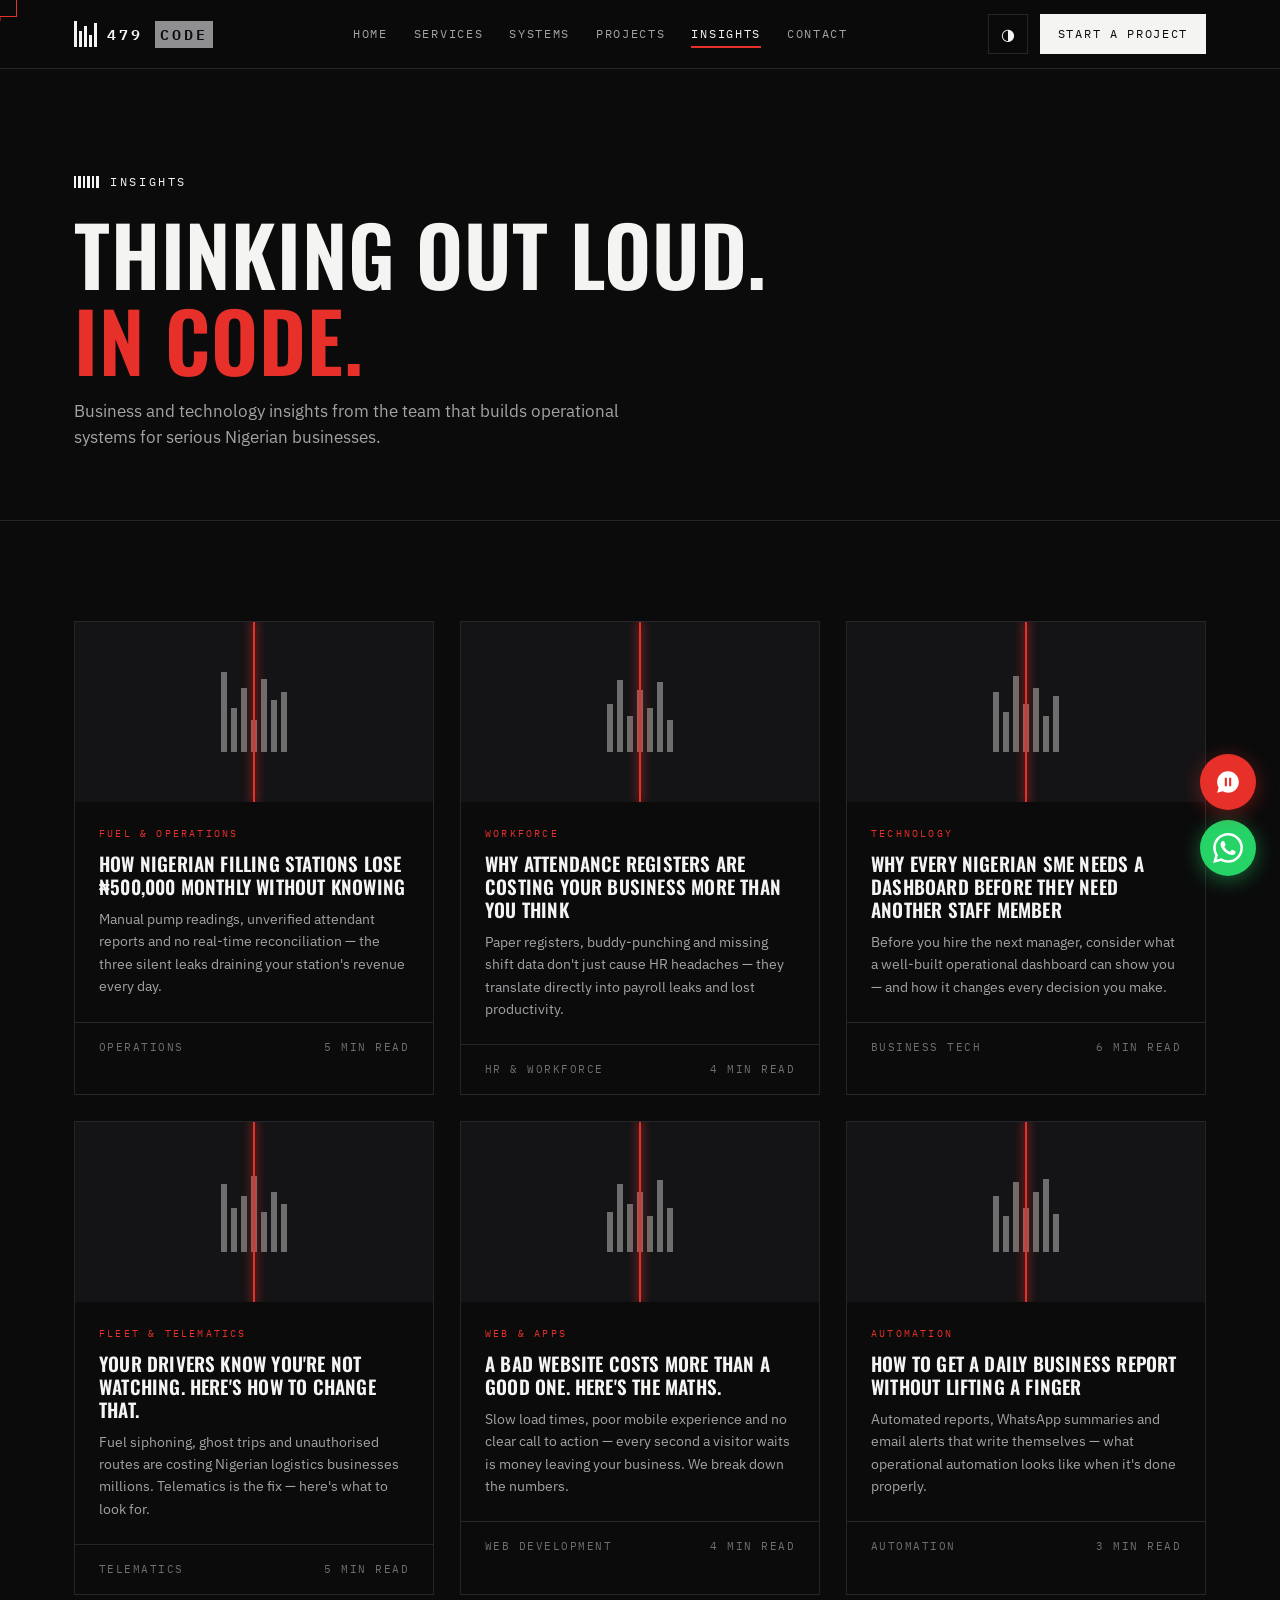
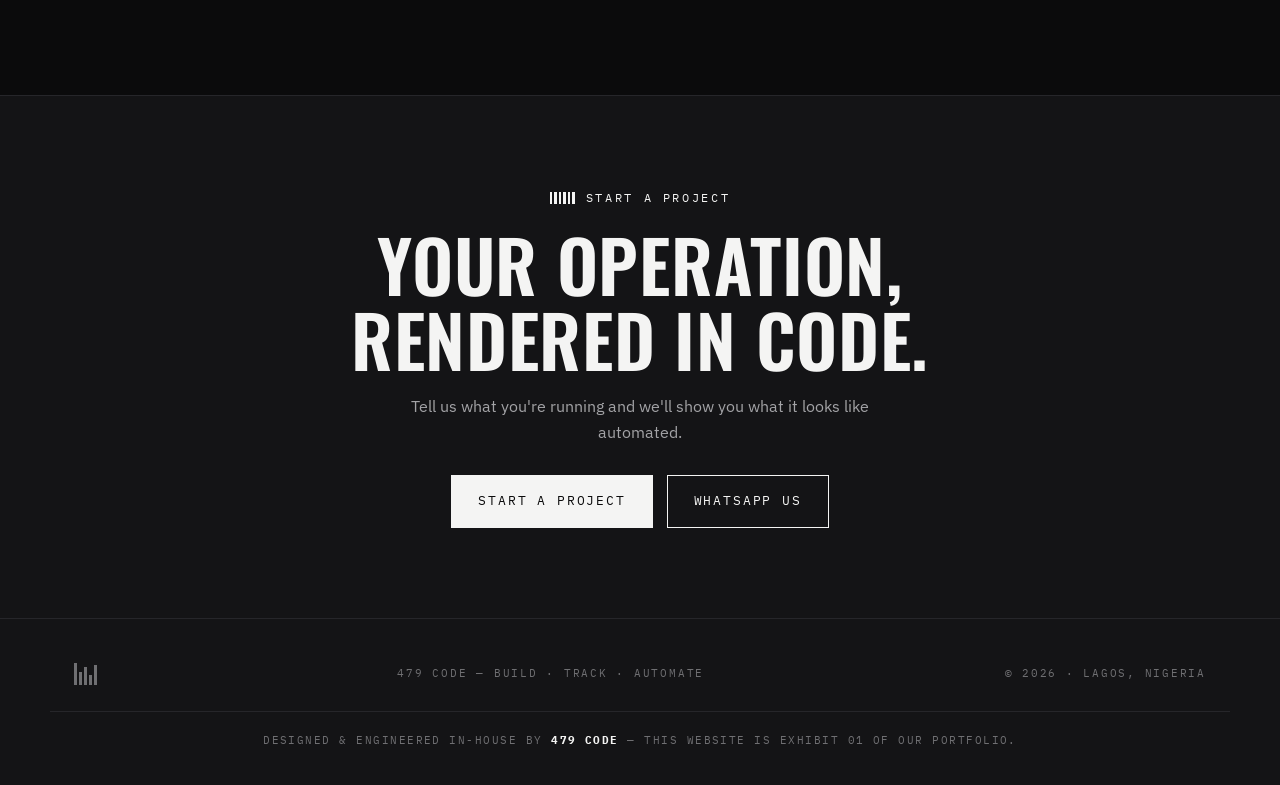
<file: blog.html>
<!DOCTYPE html>
<html lang="en">
<head>
<meta charset="UTF-8">
<meta name="viewport" content="width=device-width, initial-scale=1.0">
<title>Insights — 479 CODE</title>
<meta name="description" content="Business and technology insights from 479 CODE — the team that builds operational systems for serious Nigerian businesses.">
<link rel="preconnect" href="https://fonts.googleapis.com">
<link rel="preconnect" href="https://fonts.gstatic.com" crossorigin>
<link href="https://fonts.googleapis.com/css2?family=Oswald:wght@400;500;600;700&family=IBM+Plex+Mono:wght@400;500;600&family=IBM+Plex+Sans:wght@400;500;600&display=swap" rel="stylesheet">
<link rel="stylesheet" href="assets/styles.css">
<script src="assets/main.js" defer></script>
</head>
<body>
<div id="loader" aria-hidden="true"><div class="load-bars"><span class="load-laser"></span><i style="height:100%;animation-delay:0s"></i><i style="height:55%;animation-delay:.1s"></i><i style="height:80%;animation-delay:.2s"></i><i style="height:40%;animation-delay:.3s"></i><i style="height:92%;animation-delay:.4s"></i></div><div class="load-txt">Scanning · 479 CODE</div></div>
<div id="progress"></div>
<div class="cursor-ring" id="cursor" aria-hidden="true"></div>
<nav>
  <div class="nav-in">
    <a class="logo" href="index.html"><span class="logo-bars" aria-hidden="true"><span></span><span></span><span></span><span></span><span></span></span><span class="logo-txt">479 <em>CODE</em></span></a>
    <div class="nav-links">
      <a href="index.html">Home</a><a href="services.html">Services</a><a href="systems.html">Systems</a><a href="projects.html">Projects</a><a href="blog.html" class="active">Insights</a><a href="contact.html">Contact</a>
    </div>
    <div class="nav-right">
      <button id="themeBtn" aria-label="Toggle theme">◑</button>
      <a class="nav-cta" href="contact.html">Start a project</a>
      <button id="menuBtn" aria-label="Menu" aria-expanded="false">☰</button>
    </div>
  </div>
</nav>

<header class="page-head">
  <div class="wrap">
    <span class="eyebrow">Insights</span>
    <h1>Thinking out loud.<br><span style="color:var(--laser)">In code.</span></h1>
    <p>Business and technology insights from the team that builds operational systems for serious Nigerian businesses.</p>
  </div>
</header>

<section>
  <div class="wrap">
    <div class="blog-grid">
      <a class="blog-card reveal" href="#">
        <div class="blog-img"><div class="blog-bars"><i style="height:100%"></i><i style="height:55%"></i><i style="height:80%"></i><i style="height:40%"></i><i style="height:92%"></i><i style="height:65%"></i><i style="height:75%"></i></div><div class="blog-laser"></div></div>
        <div class="blog-body">
          <div class="blog-cat">Fuel & Operations</div>
          <h3>How Nigerian Filling Stations Lose ₦500,000 Monthly Without Knowing</h3>
          <p>Manual pump readings, unverified attendant reports and no real-time reconciliation — the three silent leaks draining your station's revenue every day.</p>
        </div>
        <div class="blog-meta"><span>Operations</span><span>5 min read</span></div>
      </a>
      <a class="blog-card reveal" href="#">
        <div class="blog-img"><div class="blog-bars"><i style="height:60%"></i><i style="height:90%"></i><i style="height:45%"></i><i style="height:78%"></i><i style="height:55%"></i><i style="height:88%"></i><i style="height:40%"></i></div><div class="blog-laser"></div></div>
        <div class="blog-body">
          <div class="blog-cat">Workforce</div>
          <h3>Why Attendance Registers Are Costing Your Business More Than You Think</h3>
          <p>Paper registers, buddy-punching and missing shift data don't just cause HR headaches — they translate directly into payroll leaks and lost productivity.</p>
        </div>
        <div class="blog-meta"><span>HR & Workforce</span><span>4 min read</span></div>
      </a>
      <a class="blog-card reveal" href="#">
        <div class="blog-img"><div class="blog-bars"><i style="height:75%"></i><i style="height:50%"></i><i style="height:95%"></i><i style="height:60%"></i><i style="height:80%"></i><i style="height:45%"></i><i style="height:70%"></i></div><div class="blog-laser"></div></div>
        <div class="blog-body">
          <div class="blog-cat">Technology</div>
          <h3>Why Every Nigerian SME Needs a Dashboard Before They Need Another Staff Member</h3>
          <p>Before you hire the next manager, consider what a well-built operational dashboard can show you — and how it changes every decision you make.</p>
        </div>
        <div class="blog-meta"><span>Business Tech</span><span>6 min read</span></div>
      </a>
      <a class="blog-card reveal" href="#">
        <div class="blog-img"><div class="blog-bars"><i style="height:85%"></i><i style="height:55%"></i><i style="height:70%"></i><i style="height:95%"></i><i style="height:50%"></i><i style="height:75%"></i><i style="height:60%"></i></div><div class="blog-laser"></div></div>
        <div class="blog-body">
          <div class="blog-cat">Fleet & Telematics</div>
          <h3>Your Drivers Know You're Not Watching. Here's How to Change That.</h3>
          <p>Fuel siphoning, ghost trips and unauthorised routes are costing Nigerian logistics businesses millions. Telematics is the fix — here's what to look for.</p>
        </div>
        <div class="blog-meta"><span>Telematics</span><span>5 min read</span></div>
      </a>
      <a class="blog-card reveal" href="#">
        <div class="blog-img"><div class="blog-bars"><i style="height:50%"></i><i style="height:85%"></i><i style="height:60%"></i><i style="height:75%"></i><i style="height:45%"></i><i style="height:90%"></i><i style="height:55%"></i></div><div class="blog-laser"></div></div>
        <div class="blog-body">
          <div class="blog-cat">Web & Apps</div>
          <h3>A Bad Website Costs More Than a Good One. Here's the Maths.</h3>
          <p>Slow load times, poor mobile experience and no clear call to action — every second a visitor waits is money leaving your business. We break down the numbers.</p>
        </div>
        <div class="blog-meta"><span>Web Development</span><span>4 min read</span></div>
      </a>
      <a class="blog-card reveal" href="#">
        <div class="blog-img"><div class="blog-bars"><i style="height:70%"></i><i style="height:45%"></i><i style="height:88%"></i><i style="height:55%"></i><i style="height:75%"></i><i style="height:92%"></i><i style="height:48%"></i></div><div class="blog-laser"></div></div>
        <div class="blog-body">
          <div class="blog-cat">Automation</div>
          <h3>How to Get a Daily Business Report Without Lifting a Finger</h3>
          <p>Automated reports, WhatsApp summaries and email alerts that write themselves — what operational automation looks like when it's done properly.</p>
        </div>
        <div class="blog-meta"><span>Automation</span><span>3 min read</span></div>
      </a>
    </div>
  </div>
</section>

<div class="cta-banner">
  <span class="eyebrow">Start a project</span>
  <h2>Your operation, rendered in code.</h2>
  <p>Tell us what you're running and we'll show you what it looks like automated.</p>
  <div class="hero-actions"><a class="btn btn-solid" href="contact.html">Start a project</a><a class="btn btn-ghost" data-wa href="#" target="_blank" rel="noopener">WhatsApp us</a></div>
</div>
<footer>
  <div class="foot-in"><span class="foot-bars" aria-hidden="true"><span></span><span></span><span></span><span></span><span></span></span><span>479 CODE — Build · Track · Automate</span><span>© 2026 · Lagos, Nigeria</span></div>
  <div class="foot-credit">Designed &amp; engineered in-house by <b>479 CODE</b> — this website is Exhibit 01 of our portfolio.</div>
</footer>
<a class="wa-float" data-wa href="#" target="_blank" rel="noopener" aria-label="Chat on WhatsApp"><span class="wa-tip">Chat on WhatsApp</span><svg viewBox="0 0 24 24"><path d="M17.472 14.382c-.297-.149-1.758-.867-2.03-.967-.273-.099-.471-.148-.67.15-.197.297-.767.966-.94 1.164-.173.199-.347.223-.644.075-.297-.15-1.255-.463-2.39-1.475-.883-.788-1.48-1.761-1.653-2.059-.173-.297-.018-.458.13-.606.134-.133.298-.347.446-.52.149-.174.198-.298.298-.497.099-.198.05-.371-.025-.52-.075-.149-.669-1.612-.916-2.207-.242-.579-.487-.5-.669-.51-.173-.008-.371-.01-.57-.01-.198 0-.52.074-.792.372-.272.297-1.04 1.016-1.04 2.479 0 1.462 1.065 2.875 1.213 3.074.149.198 2.096 3.2 5.077 4.487.709.306 1.262.489 1.694.625.712.227 1.36.195 1.871.118.571-.085 1.758-.719 2.006-1.413.248-.694.248-1.289.173-1.413-.074-.124-.272-.198-.57-.347m-5.421 7.403h-.004a9.87 9.87 0 01-5.031-1.378l-.361-.214-3.741.982.998-3.648-.235-.374a9.86 9.86 0 01-1.51-5.26c.001-5.45 4.436-9.884 9.888-9.884 2.64 0 5.122 1.03 6.988 2.898a9.825 9.825 0 012.893 6.994c-.003 5.45-4.437 9.884-9.885 9.884m8.413-18.297A11.815 11.815 0 0012.05 0C5.495 0 .16 5.335.157 11.892c0 2.096.547 4.142 1.588 5.945L.057 24l6.305-1.654a11.882 11.882 0 005.683 1.448h.005c6.554 0 11.89-5.335 11.893-11.893a11.821 11.821 0 00-3.48-8.413z"/></svg></a>
<button id="chatBtn" aria-label="Chat with 479 CODE AI"><svg viewBox="0 0 24 24"><path d="M12 2C6.48 2 2 6.48 2 12c0 1.85.5 3.58 1.37 5.07L2 22l4.93-1.37A9.96 9.96 0 0012 22c5.52 0 10-4.48 10-10S17.52 2 12 2zm-1 14H9V8h2v8zm4 0h-2V8h2v8z"/></svg></button>
<div id="chatBox"><div class="chat-head"><span>▮ 479 CODE Assistant</span><button id="chatClose">✕</button></div><div class="chat-msgs" id="chatMsgs"></div><div class="chat-foot"><input id="chatInput" type="text" placeholder="Ask about our services..."><button id="chatSend">Send</button></div></div>
<button id="toTop" aria-label="Back to top">▲</button>
</body>
</html>
</file>
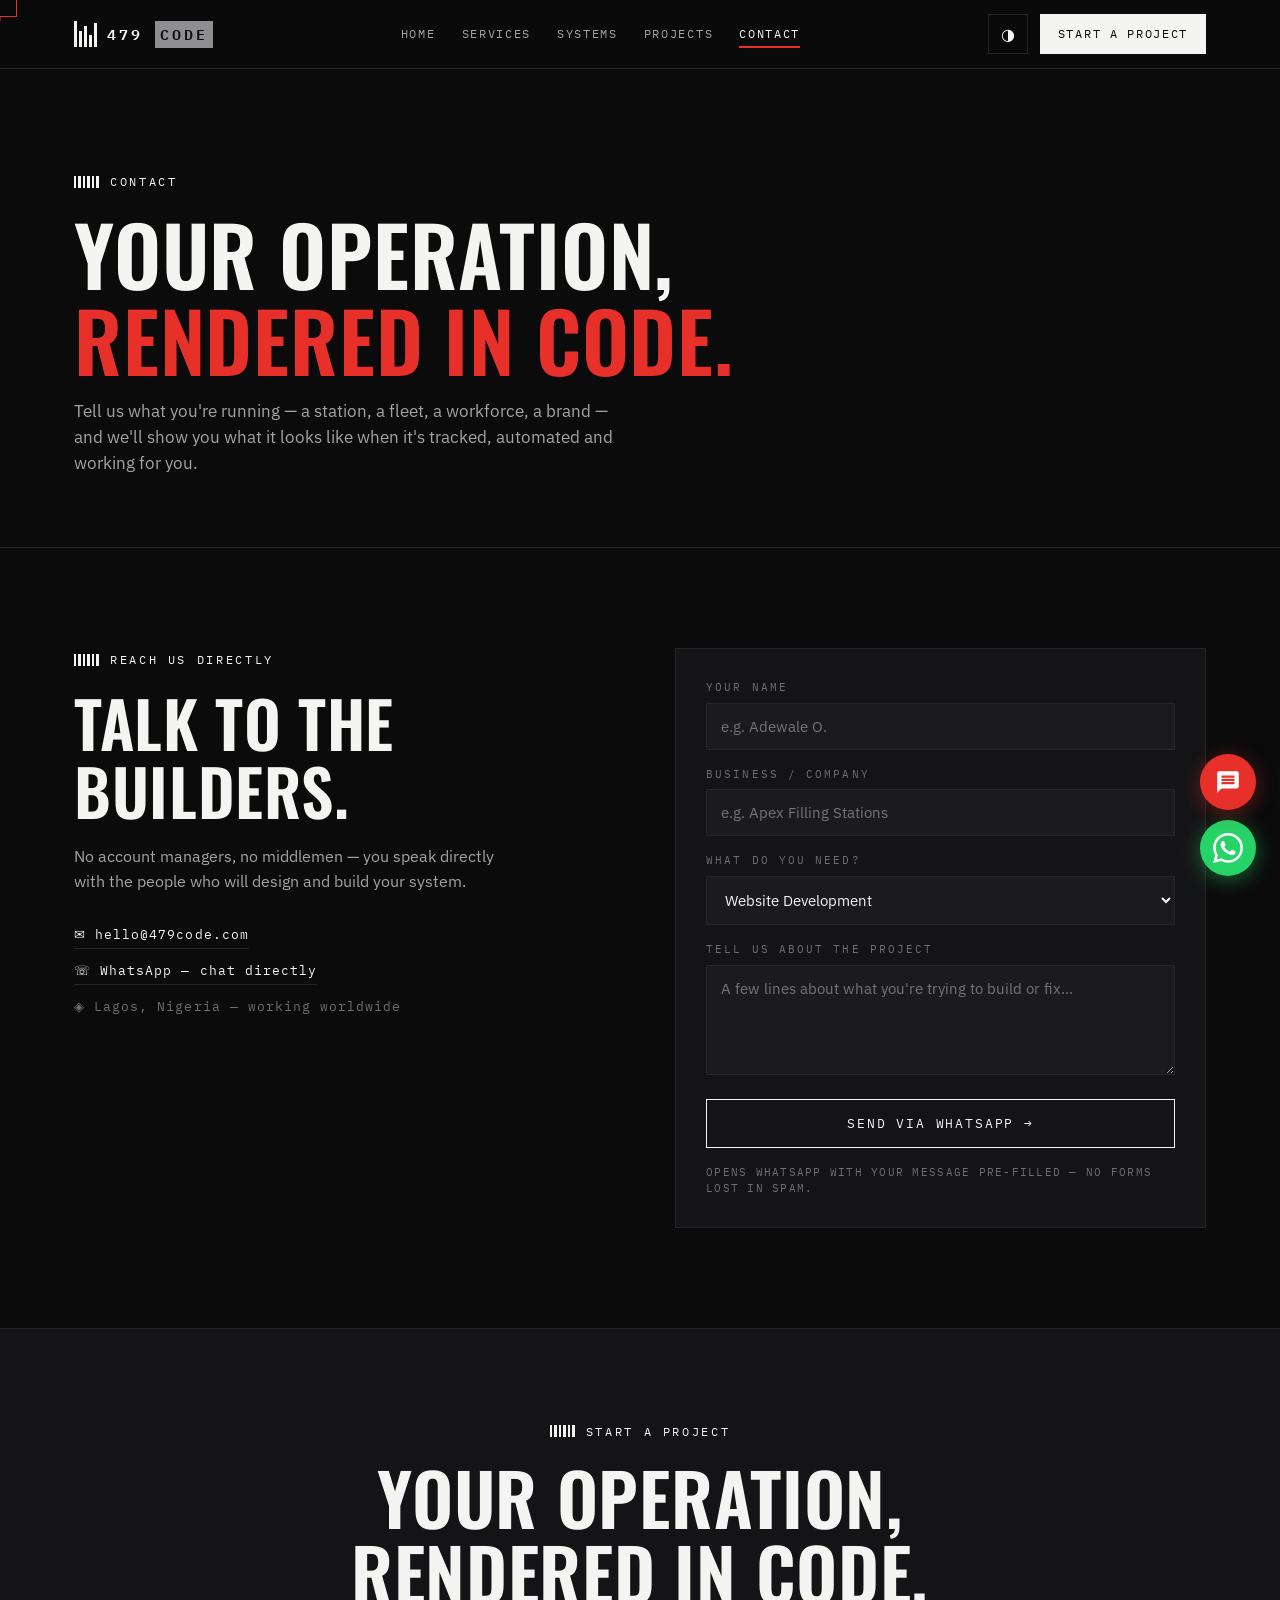
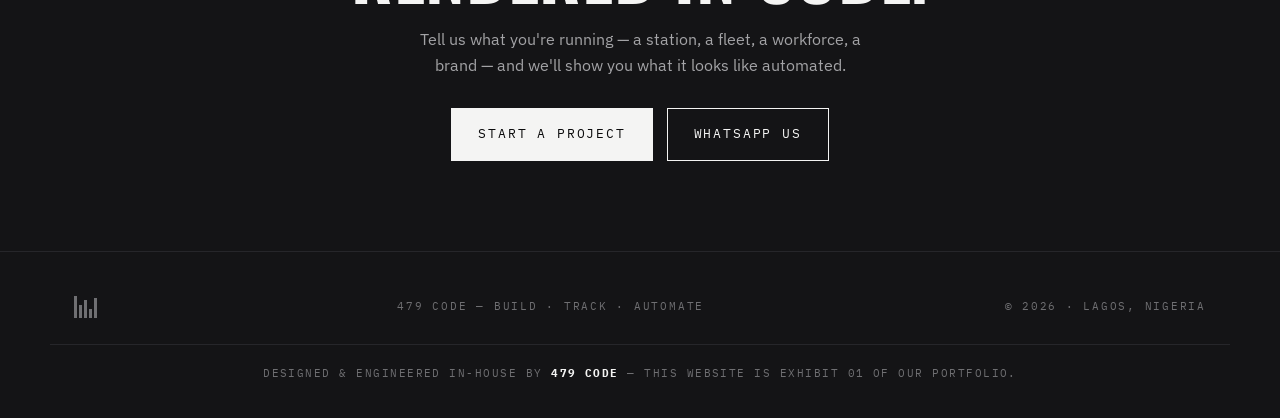
<file: contact.html>
<!DOCTYPE html>
<html lang="en">
<head>
<meta charset="UTF-8">
<meta name="viewport" content="width=device-width, initial-scale=1.0">
<title>Contact — 479 CODE</title>
<meta name="description" content="Start a project with 479 CODE — websites, apps, telematics and operational systems.">
<meta property="og:title" content="Contact — 479 CODE">
<meta property="og:description" content="Start a project with 479 CODE — websites, apps, telematics and operational systems.">
<meta property="og:type" content="website">
<link rel="preconnect" href="https://fonts.googleapis.com">
<link rel="preconnect" href="https://fonts.gstatic.com" crossorigin>
<link href="https://fonts.googleapis.com/css2?family=Oswald:wght@400;500;600;700&family=IBM+Plex+Mono:wght@400;500;600&family=IBM+Plex+Sans:wght@400;500;600&display=swap" rel="stylesheet">
<link rel="stylesheet" href="assets/styles.css">
<script src="assets/main.js" defer></script>
</head>
<body>

<div id="progress"></div>
<div class="cursor-ring" id="cursor" aria-hidden="true"></div>

<nav>
  <div class="nav-in">
    <a class="logo" href="index.html" aria-label="479 CODE home">
      <span class="logo-bars" aria-hidden="true"><span></span><span></span><span></span><span></span><span></span></span>
      <span class="logo-txt">479 <em>CODE</em></span>
    </a>
    <div class="nav-links">
      <a href="index.html">Home</a>
      <a href="services.html">Services</a>
      <a href="systems.html">Systems</a>
      <a href="projects.html">Projects</a>
      <a href="contact.html" class="active">Contact</a>
    </div>
    <div class="nav-right">
      <button id="themeBtn" aria-label="Toggle theme">◑</button>
      <a class="nav-cta" href="contact.html">Start a project</a>
      <button id="menuBtn" aria-label="Menu" aria-expanded="false">☰</button>
    </div>
  </div>
</nav>

<header class="page-head">
  <div class="wrap">
    <span class="eyebrow">Contact</span>
    <h1>Your operation,<br><span style="color:var(--laser)">rendered in code.</span></h1>
    <p>Tell us what you're running — a station, a fleet, a workforce, a brand — and we'll show you what it looks like when it's tracked, automated and working for you.</p>
  </div>
</header>

<section>
  <div class="wrap">
    <div class="contact-grid">
      <div class="reveal">
        <span class="eyebrow">Reach us directly</span>
        <h2>Talk to the builders.</h2>
        <p class="lead">No account managers, no middlemen — you speak directly with the people who will design and build your system.</p>
        <div class="c-direct">
          <a data-mail="text" href="#">✉ hello@479code.com</a>
          <a data-wa href="#" target="_blank" rel="noopener">☏ WhatsApp — chat directly</a>
          <span style="color:var(--soft)">◈ Lagos, Nigeria — working worldwide</span>
        </div>
      </div>
      <form class="c-form reveal" id="projForm">
        <div>
          <label for="fName">Your name</label>
          <input id="fName" type="text" placeholder="e.g. Adewale O." required>
        </div>
        <div>
          <label for="fBiz">Business / company</label>
          <input id="fBiz" type="text" placeholder="e.g. Apex Filling Stations">
        </div>
        <div>
          <label for="fType">What do you need?</label>
          <select id="fType">
            <option>Website Development</option>
            <option>Web / Mobile App</option>
            <option>Telematics &amp; Fleet Tracking</option>
            <option>Fuel TrackPro System</option>
            <option>Smart Attendance System</option>
            <option>Business Consultancy</option>
            <option>Custom Operational System</option>
          </select>
        </div>
        <div>
          <label for="fMsg">Tell us about the project</label>
          <textarea id="fMsg" placeholder="A few lines about what you're trying to build or fix…"></textarea>
        </div>
        <button class="btn" type="submit">Send via WhatsApp →</button>
        <span class="c-note">Opens WhatsApp with your message pre-filled — no forms lost in spam.</span>
      </form>
    </div>
  </div>
</section>

<div class="cta-banner">
  <span class="eyebrow">Start a project</span>
  <h2>Your operation, rendered in code.</h2>
  <p>Tell us what you're running — a station, a fleet, a workforce, a brand — and we'll show you what it looks like automated.</p>
  <div class="hero-actions">
    <a class="btn btn-solid" href="contact.html">Start a project</a>
    <a class="btn btn-ghost" data-wa href="#" target="_blank" rel="noopener">WhatsApp us</a>
  </div>
</div>

<footer>
  <div class="foot-in">
    <span class="foot-bars" aria-hidden="true"><span></span><span></span><span></span><span></span><span></span></span>
    <span>479 CODE — Build · Track · Automate</span>
    <span>© 2026 · Lagos, Nigeria</span>
  </div>
  <div class="foot-credit">Designed &amp; engineered in-house by <b>479 CODE</b> — this website is Exhibit 01 of our portfolio.</div>
</footer>

<button id="toTop" aria-label="Back to top">▲</button>
<a class="wa-float" data-wa href="#" target="_blank" rel="noopener" aria-label="Chat on WhatsApp"><span class="wa-tip">Chat on WhatsApp</span><svg viewBox="0 0 24 24" fill="white" width="30" height="30"><path d="M17.472 14.382c-.297-.149-1.758-.867-2.03-.967-.273-.099-.471-.148-.67.15-.197.297-.767.966-.94 1.164-.173.199-.347.223-.644.075-.297-.15-1.255-.463-2.39-1.475-.883-.788-1.48-1.761-1.653-2.059-.173-.297-.018-.458.13-.606.134-.133.298-.347.446-.52.149-.174.198-.298.298-.497.099-.198.05-.371-.025-.52-.075-.149-.669-1.612-.916-2.207-.242-.579-.487-.5-.669-.51-.173-.008-.371-.01-.57-.01-.198 0-.52.074-.792.372-.272.297-1.04 1.016-1.04 2.479 0 1.462 1.065 2.875 1.213 3.074.149.198 2.096 3.2 5.077 4.487.709.306 1.262.489 1.694.625.712.227 1.36.195 1.871.118.571-.085 1.758-.719 2.006-1.413.248-.694.248-1.289.173-1.413-.074-.124-.272-.198-.57-.347m-5.421 7.403h-.004a9.87 9.87 0 01-5.031-1.378l-.361-.214-3.741.982.998-3.648-.235-.374a9.86 9.86 0 01-1.51-5.26c.001-5.45 4.436-9.884 9.888-9.884 2.64 0 5.122 1.03 6.988 2.898a9.825 9.825 0 012.893 6.994c-.003 5.45-4.437 9.884-9.885 9.884m8.413-18.297A11.815 11.815 0 0012.05 0C5.495 0 .16 5.335.157 11.892c0 2.096.547 4.142 1.588 5.945L.057 24l6.305-1.654a11.882 11.882 0 005.683 1.448h.005c6.554 0 11.89-5.335 11.893-11.893a11.821 11.821 0 00-3.48-8.413z"/></svg></a>
<button id="chatBtn" aria-label="Chat with 479 CODE AI"><svg viewBox="0 0 24 24" fill="white" width="26" height="26"><path d="M20 2H4c-1.1 0-2 .9-2 2v18l4-4h14c1.1 0 2-.9 2-2V4c0-1.1-.9-2-2-2zm-2 12H6v-2h12v2zm0-3H6V9h12v2zm0-3H6V6h12v2z"/></svg></button>
<div id="chatBox"><div class="chat-head"><span>▮ 479 CODE Assistant</span><button id="chatClose">✕</button></div><div class="chat-msgs" id="chatMsgs"></div><div class="chat-foot"><input id="chatInput" type="text" placeholder="Ask about our services..."><button id="chatSend">Send</button></div></div>
</body>
</html>
</file>
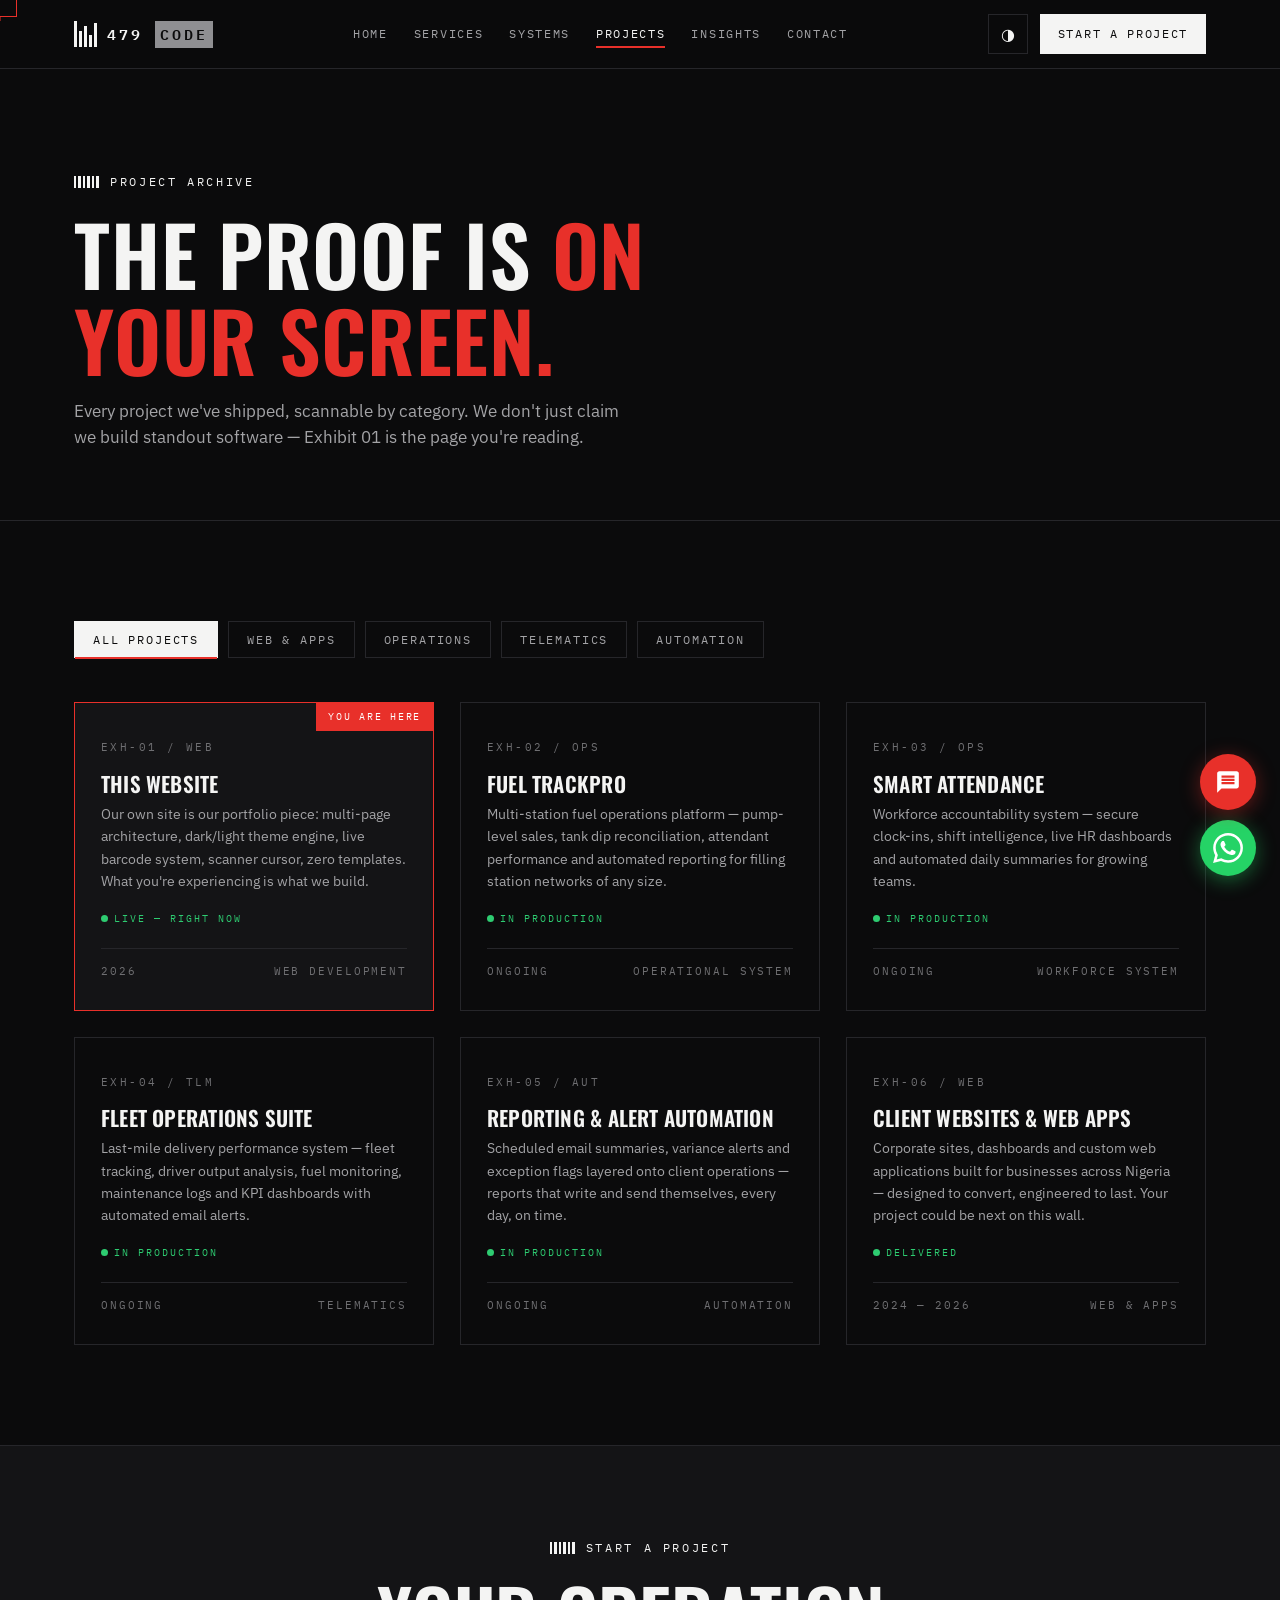
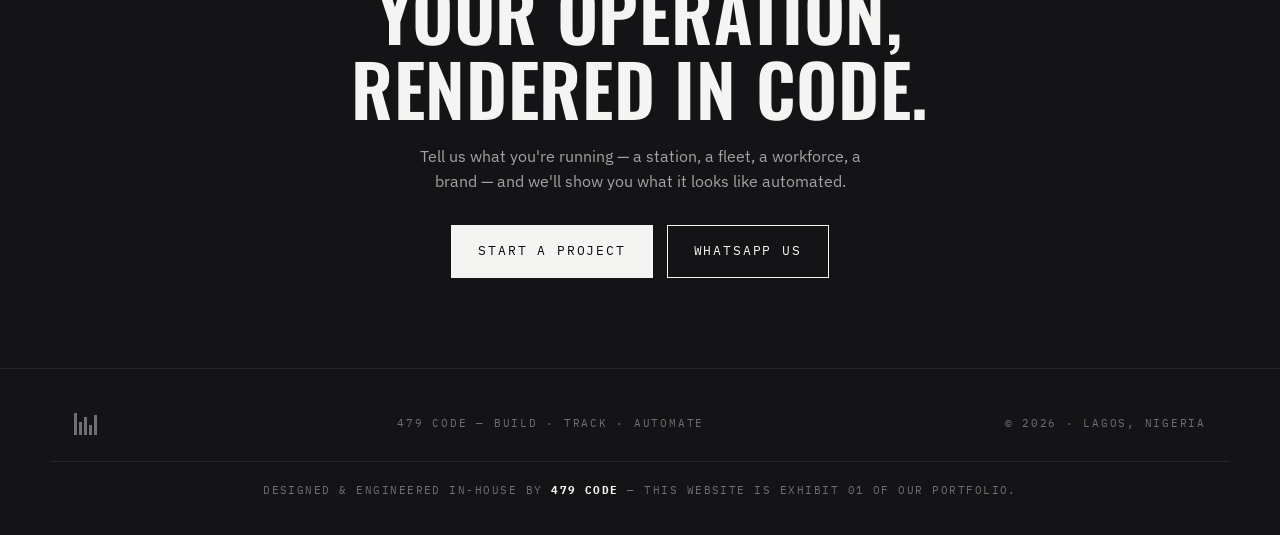
<file: projects.html>
<!DOCTYPE html>
<html lang="en">
<head>
<meta charset="UTF-8">
<meta name="viewport" content="width=device-width, initial-scale=1.0">
<title>Projects — 479 CODE</title>
<meta name="description" content="The 479 CODE project archive: web, apps, operational systems, telematics and automation.">
<meta property="og:title" content="Projects — 479 CODE">
<meta property="og:description" content="The 479 CODE project archive: web, apps, operational systems, telematics and automation.">
<meta property="og:type" content="website">
<link rel="preconnect" href="https://fonts.googleapis.com">
<link rel="preconnect" href="https://fonts.gstatic.com" crossorigin>
<link href="https://fonts.googleapis.com/css2?family=Oswald:wght@400;500;600;700&family=IBM+Plex+Mono:wght@400;500;600&family=IBM+Plex+Sans:wght@400;500;600&display=swap" rel="stylesheet">
<link rel="stylesheet" href="assets/styles.css">
<script src="assets/main.js" defer></script>
</head>
<body>

<div id="progress"></div>
<div class="cursor-ring" id="cursor" aria-hidden="true"></div>

<nav>
  <div class="nav-in">
    <a class="logo" href="index.html" aria-label="479 CODE home">
      <span class="logo-bars" aria-hidden="true"><span></span><span></span><span></span><span></span><span></span></span>
      <span class="logo-txt">479 <em>CODE</em></span>
    </a>
    <div class="nav-links">
      <a href="index.html">Home</a>
      <a href="services.html">Services</a>
      <a href="systems.html">Systems</a>
      <a href="projects.html" class="active">Projects</a>
      <a href="blog.html">Insights</a><a href="contact.html">Contact</a>
    </div>
    <div class="nav-right">
      <button id="themeBtn" aria-label="Toggle theme">◑</button>
      <a class="nav-cta" href="contact.html">Start a project</a>
      <button id="menuBtn" aria-label="Menu" aria-expanded="false">☰</button>
    </div>
  </div>
</nav>

<header class="page-head">
  <div class="wrap">
    <span class="eyebrow">Project archive</span>
    <h1>The proof is <span style="color:var(--laser)">on your screen.</span></h1>
    <p>Every project we've shipped, scannable by category. We don't just claim we build standout software — Exhibit 01 is the page you're reading.</p>
  </div>
</header>

<section>
  <div class="wrap">
    <div class="filters reveal" role="tablist" aria-label="Filter projects">
      <button class="filter-btn on" data-f="all">All projects</button>
      <button class="filter-btn" data-f="web">Web &amp; Apps</button>
      <button class="filter-btn" data-f="ops">Operations</button>
      <button class="filter-btn" data-f="tlm">Telematics</button>
      <button class="filter-btn" data-f="aut">Automation</button>
    </div>
    <div class="exh-grid">
      <article class="exh featured reveal" data-cat="web">
        <span class="badge">You are here</span>
        <span class="num">EXH-01 / WEB</span>
        <h3>This Website</h3>
        <p>Our own site is our portfolio piece: multi-page architecture, dark/light theme engine, live barcode system, scanner cursor, zero templates. What you're experiencing is what we build.</p>
        <span class="live"><span class="dot"></span>Live — right now</span>
        <div class="meta"><span>2026</span><span>Web Development</span></div>
      </article>
      <article class="exh reveal" data-cat="ops">
        <span class="num">EXH-02 / OPS</span>
        <h3>Fuel TrackPro</h3>
        <p>Multi-station fuel operations platform — pump-level sales, tank dip reconciliation, attendant performance and automated reporting for filling station networks of any size.</p>
        <span class="live"><span class="dot"></span>In production</span>
        <div class="meta"><span>Ongoing</span><span>Operational System</span></div>
      </article>
      <article class="exh reveal" data-cat="ops">
        <span class="num">EXH-03 / OPS</span>
        <h3>Smart Attendance</h3>
        <p>Workforce accountability system — secure clock-ins, shift intelligence, live HR dashboards and automated daily summaries for growing teams.</p>
        <span class="live"><span class="dot"></span>In production</span>
        <div class="meta"><span>Ongoing</span><span>Workforce System</span></div>
      </article>
      <article class="exh reveal" data-cat="tlm">
        <span class="num">EXH-04 / TLM</span>
        <h3>Fleet Operations Suite</h3>
        <p>Last-mile delivery performance system — fleet tracking, driver output analysis, fuel monitoring, maintenance logs and KPI dashboards with automated email alerts.</p>
        <span class="live"><span class="dot"></span>In production</span>
        <div class="meta"><span>Ongoing</span><span>Telematics</span></div>
      </article>
      <article class="exh reveal" data-cat="aut">
        <span class="num">EXH-05 / AUT</span>
        <h3>Reporting &amp; Alert Automation</h3>
        <p>Scheduled email summaries, variance alerts and exception flags layered onto client operations — reports that write and send themselves, every day, on time.</p>
        <span class="live"><span class="dot"></span>In production</span>
        <div class="meta"><span>Ongoing</span><span>Automation</span></div>
      </article>
      <article class="exh reveal" data-cat="web">
        <span class="num">EXH-06 / WEB</span>
        <h3>Client Websites &amp; Web Apps</h3>
        <p>Corporate sites, dashboards and custom web applications built for businesses across Nigeria — designed to convert, engineered to last. Your project could be next on this wall.</p>
        <span class="live"><span class="dot"></span>Delivered</span>
        <div class="meta"><span>2024 — 2026</span><span>Web &amp; Apps</span></div>
      </article>
    </div>
  </div>
</section>

<div class="cta-banner">
  <span class="eyebrow">Start a project</span>
  <h2>Your operation, rendered in code.</h2>
  <p>Tell us what you're running — a station, a fleet, a workforce, a brand — and we'll show you what it looks like automated.</p>
  <div class="hero-actions">
    <a class="btn btn-solid" href="contact.html">Start a project</a>
    <a class="btn btn-ghost" data-wa href="#" target="_blank" rel="noopener">WhatsApp us</a>
  </div>
</div>

<footer>
  <div class="foot-in">
    <span class="foot-bars" aria-hidden="true"><span></span><span></span><span></span><span></span><span></span></span>
    <span>479 CODE — Build · Track · Automate</span>
    <span>© 2026 · Lagos, Nigeria</span>
  </div>
  <div class="foot-credit">Designed &amp; engineered in-house by <b>479 CODE</b> — this website is Exhibit 01 of our portfolio.</div>
</footer>

<button id="toTop" aria-label="Back to top">▲</button>
<a class="wa-float" data-wa href="#" target="_blank" rel="noopener" aria-label="Chat on WhatsApp"><span class="wa-tip">Chat on WhatsApp</span><svg viewBox="0 0 24 24" fill="white" width="30" height="30"><path d="M17.472 14.382c-.297-.149-1.758-.867-2.03-.967-.273-.099-.471-.148-.67.15-.197.297-.767.966-.94 1.164-.173.199-.347.223-.644.075-.297-.15-1.255-.463-2.39-1.475-.883-.788-1.48-1.761-1.653-2.059-.173-.297-.018-.458.13-.606.134-.133.298-.347.446-.52.149-.174.198-.298.298-.497.099-.198.05-.371-.025-.52-.075-.149-.669-1.612-.916-2.207-.242-.579-.487-.5-.669-.51-.173-.008-.371-.01-.57-.01-.198 0-.52.074-.792.372-.272.297-1.04 1.016-1.04 2.479 0 1.462 1.065 2.875 1.213 3.074.149.198 2.096 3.2 5.077 4.487.709.306 1.262.489 1.694.625.712.227 1.36.195 1.871.118.571-.085 1.758-.719 2.006-1.413.248-.694.248-1.289.173-1.413-.074-.124-.272-.198-.57-.347m-5.421 7.403h-.004a9.87 9.87 0 01-5.031-1.378l-.361-.214-3.741.982.998-3.648-.235-.374a9.86 9.86 0 01-1.51-5.26c.001-5.45 4.436-9.884 9.888-9.884 2.64 0 5.122 1.03 6.988 2.898a9.825 9.825 0 012.893 6.994c-.003 5.45-4.437 9.884-9.885 9.884m8.413-18.297A11.815 11.815 0 0012.05 0C5.495 0 .16 5.335.157 11.892c0 2.096.547 4.142 1.588 5.945L.057 24l6.305-1.654a11.882 11.882 0 005.683 1.448h.005c6.554 0 11.89-5.335 11.893-11.893a11.821 11.821 0 00-3.48-8.413z"/></svg></a>
<button id="chatBtn" aria-label="Chat with 479 CODE AI"><svg viewBox="0 0 24 24" fill="white" width="26" height="26"><path d="M20 2H4c-1.1 0-2 .9-2 2v18l4-4h14c1.1 0 2-.9 2-2V4c0-1.1-.9-2-2-2zm-2 12H6v-2h12v2zm0-3H6V9h12v2zm0-3H6V6h12v2z"/></svg></button>
<div id="chatBox"><div class="chat-head"><span>▮ 479 CODE Assistant</span><button id="chatClose">✕</button></div><div class="chat-msgs" id="chatMsgs"></div><div class="chat-foot"><input id="chatInput" type="text" placeholder="Ask about our services..."><button id="chatSend">Send</button></div></div>
</body>
</html>
</file>
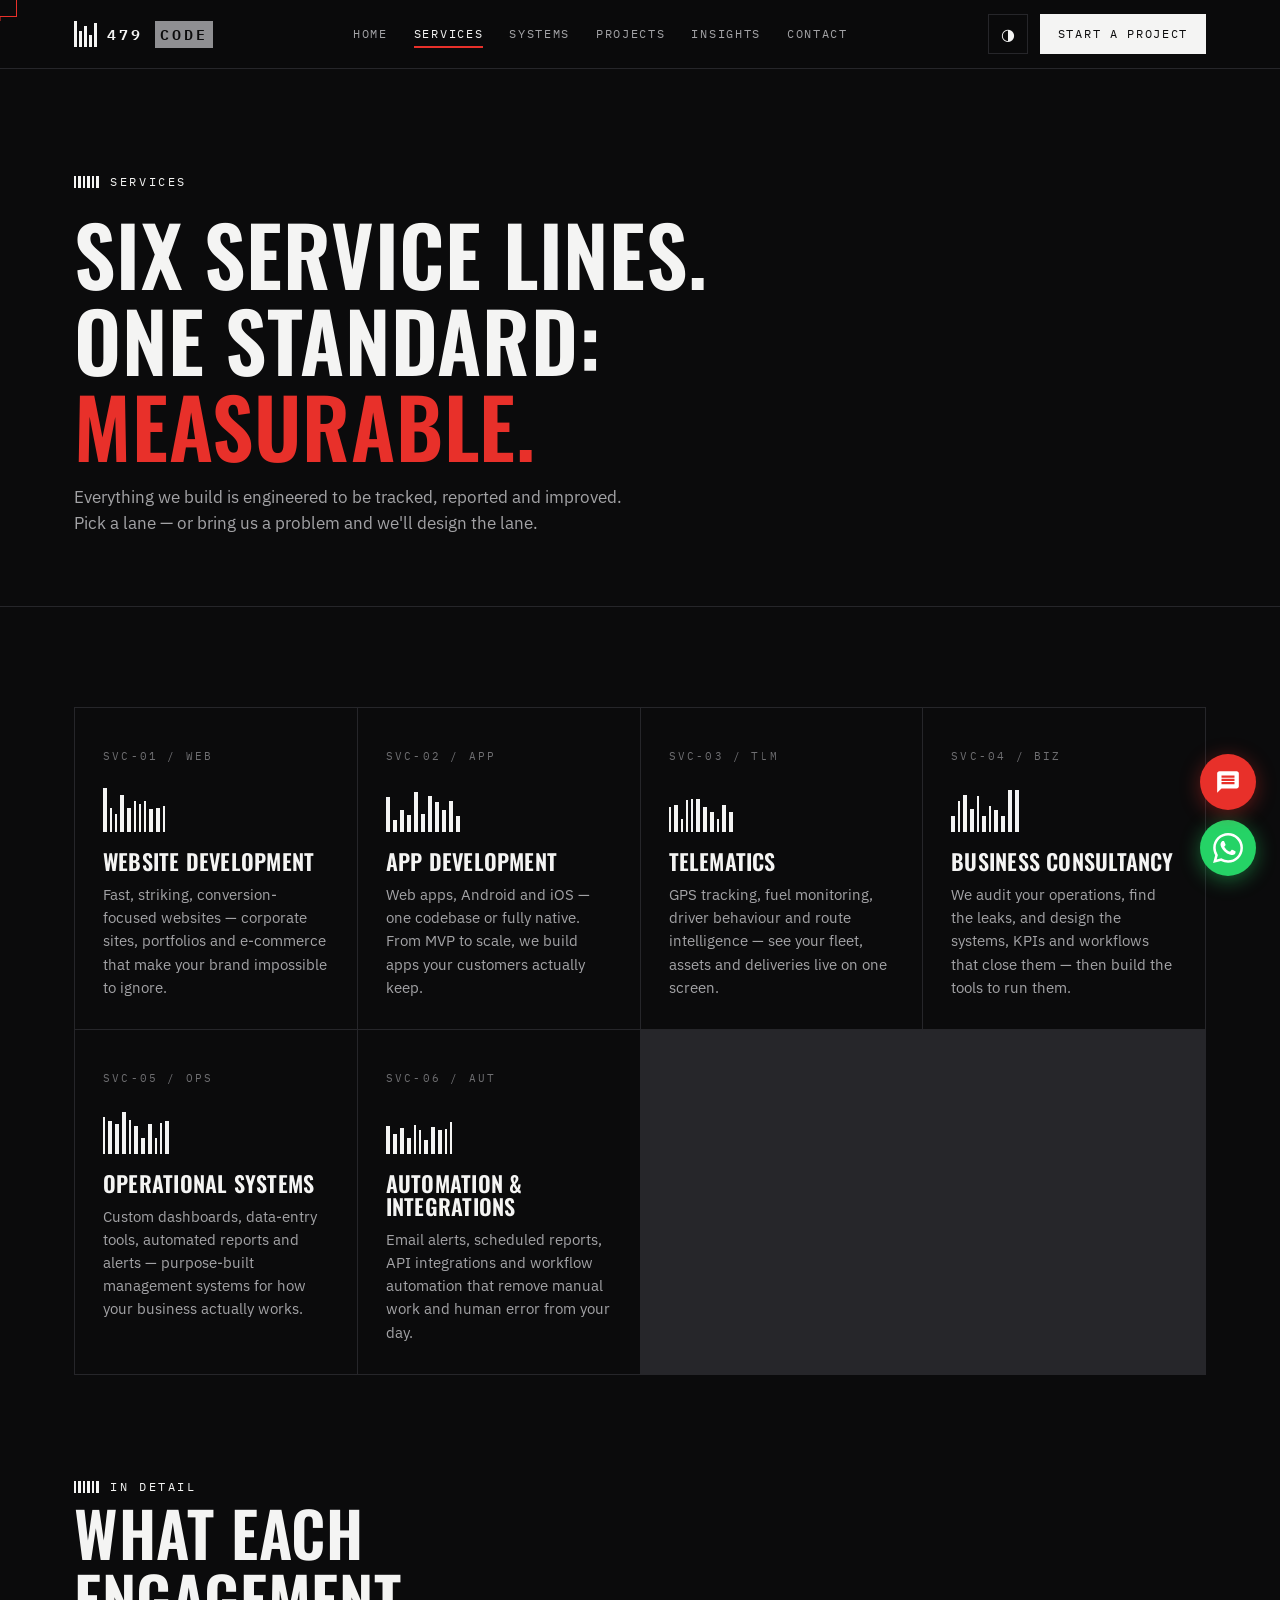
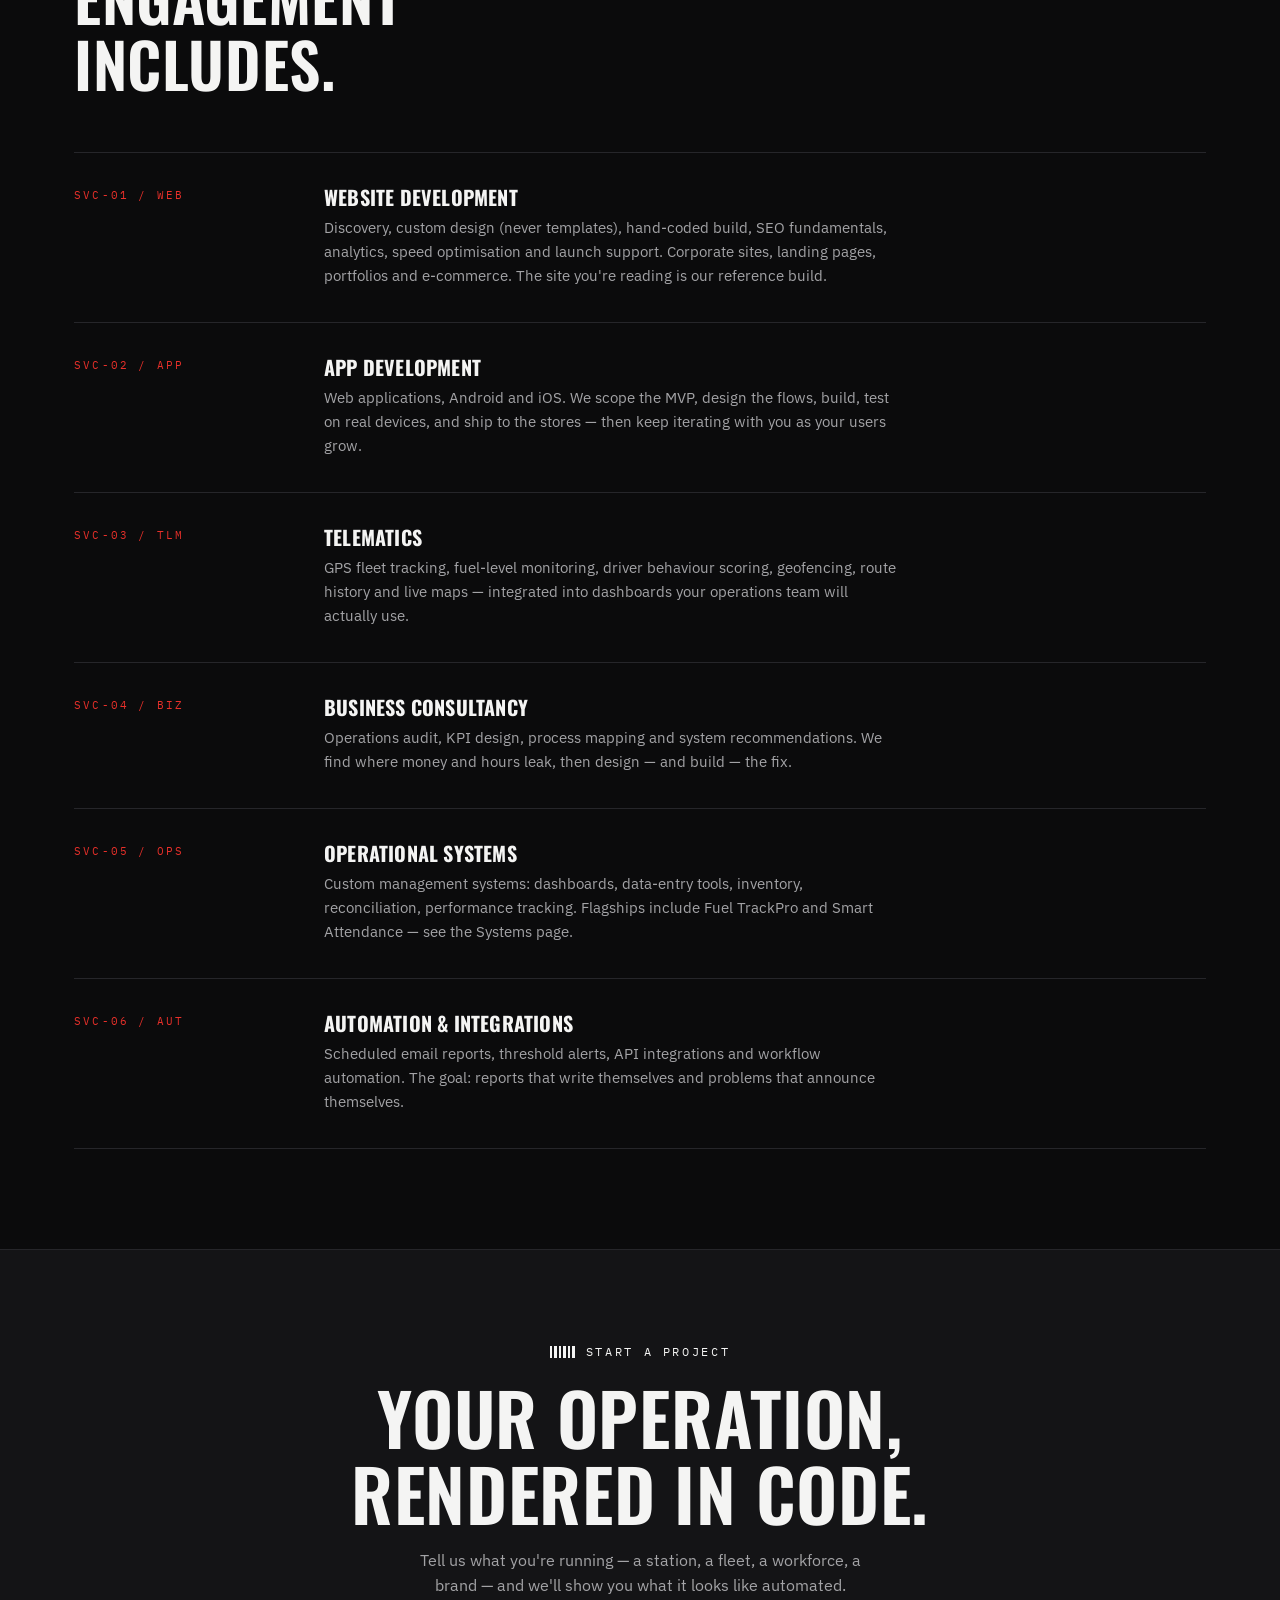
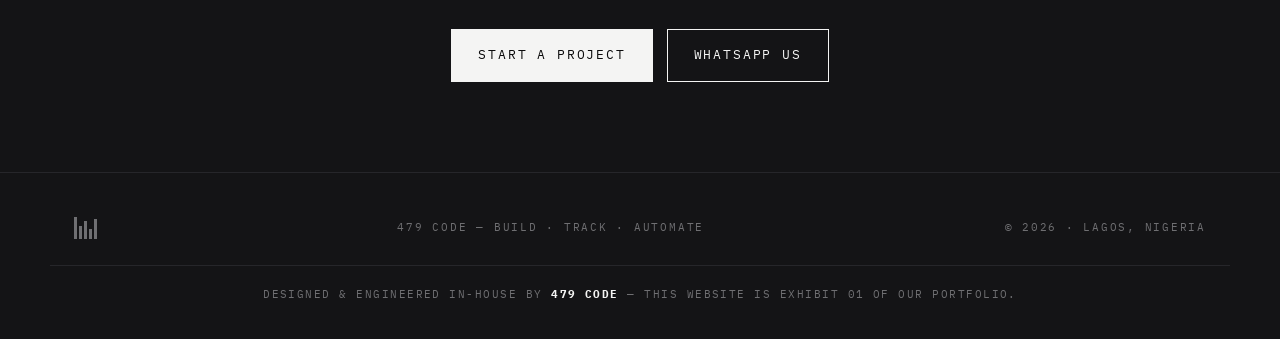
<file: services.html>
<!DOCTYPE html>
<html lang="en">
<head>
<meta charset="UTF-8">
<meta name="viewport" content="width=device-width, initial-scale=1.0">
<title>Services — 479 CODE</title>
<meta name="description" content="Website development, app development, telematics, consultancy, operational systems and automation by 479 CODE.">
<meta property="og:title" content="Services — 479 CODE">
<meta property="og:description" content="Website development, app development, telematics, consultancy, operational systems and automation by 479 CODE.">
<meta property="og:type" content="website">
<link rel="preconnect" href="https://fonts.googleapis.com">
<link rel="preconnect" href="https://fonts.gstatic.com" crossorigin>
<link href="https://fonts.googleapis.com/css2?family=Oswald:wght@400;500;600;700&family=IBM+Plex+Mono:wght@400;500;600&family=IBM+Plex+Sans:wght@400;500;600&display=swap" rel="stylesheet">
<link rel="stylesheet" href="assets/styles.css">
<script src="assets/main.js" defer></script>
</head>
<body>

<div id="progress"></div>
<div class="cursor-ring" id="cursor" aria-hidden="true"></div>

<nav>
  <div class="nav-in">
    <a class="logo" href="index.html" aria-label="479 CODE home">
      <span class="logo-bars" aria-hidden="true"><span></span><span></span><span></span><span></span><span></span></span>
      <span class="logo-txt">479 <em>CODE</em></span>
    </a>
    <div class="nav-links">
      <a href="index.html">Home</a>
      <a href="services.html" class="active">Services</a>
      <a href="systems.html">Systems</a>
      <a href="projects.html">Projects</a>
      <a href="blog.html">Insights</a><a href="contact.html">Contact</a>
    </div>
    <div class="nav-right">
      <button id="themeBtn" aria-label="Toggle theme">◑</button>
      <a class="nav-cta" href="contact.html">Start a project</a>
      <button id="menuBtn" aria-label="Menu" aria-expanded="false">☰</button>
    </div>
  </div>
</nav>

<header class="page-head">
  <div class="wrap">
    <span class="eyebrow">Services</span>
    <h1>Six service lines.<br>One standard: <span style="color:var(--laser)">measurable.</span></h1>
    <p>Everything we build is engineered to be tracked, reported and improved. Pick a lane — or bring us a problem and we'll design the lane.</p>
  </div>
</header>

<section>
  <div class="wrap">
    <div class="svc-grid">
      <a class="svc reveal" href="services.html">
        <span class="scanline"></span>
        <span class="code">SVC-01 / WEB</span>
        <div class="minibar" aria-hidden="true"></div>
        <h3>Website Development</h3>
        <p>Fast, striking, conversion-focused websites — corporate sites, portfolios and e-commerce that make your brand impossible to ignore.</p>
        
      </a>
      <a class="svc reveal" href="services.html">
        <span class="scanline"></span>
        <span class="code">SVC-02 / APP</span>
        <div class="minibar" aria-hidden="true"></div>
        <h3>App Development</h3>
        <p>Web apps, Android and iOS — one codebase or fully native. From MVP to scale, we build apps your customers actually keep.</p>
        
      </a>
      <a class="svc reveal" href="services.html">
        <span class="scanline"></span>
        <span class="code">SVC-03 / TLM</span>
        <div class="minibar" aria-hidden="true"></div>
        <h3>Telematics</h3>
        <p>GPS tracking, fuel monitoring, driver behaviour and route intelligence — see your fleet, assets and deliveries live on one screen.</p>
        
      </a>
      <a class="svc reveal" href="services.html">
        <span class="scanline"></span>
        <span class="code">SVC-04 / BIZ</span>
        <div class="minibar" aria-hidden="true"></div>
        <h3>Business Consultancy</h3>
        <p>We audit your operations, find the leaks, and design the systems, KPIs and workflows that close them — then build the tools to run them.</p>
        
      </a>
      <a class="svc reveal" href="services.html">
        <span class="scanline"></span>
        <span class="code">SVC-05 / OPS</span>
        <div class="minibar" aria-hidden="true"></div>
        <h3>Operational Systems</h3>
        <p>Custom dashboards, data-entry tools, automated reports and alerts — purpose-built management systems for how your business actually works.</p>
        
      </a>
      <a class="svc reveal" href="services.html">
        <span class="scanline"></span>
        <span class="code">SVC-06 / AUT</span>
        <div class="minibar" aria-hidden="true"></div>
        <h3>Automation &amp; Integrations</h3>
        <p>Email alerts, scheduled reports, API integrations and workflow automation that remove manual work and human error from your day.</p>
        
      </a>
    </div>
  </div>
</section>

<section style="padding-top:0">
  <div class="wrap">
    <div class="sec-head reveal">
      <div>
        <span class="eyebrow">In detail</span>
        <h2>What each engagement includes.</h2>
      </div>
    </div>
    <div class="detail reveal"><div class="d-tag">SVC-01 / WEB</div><div><h3>Website Development</h3><p>Discovery, custom design (never templates), hand-coded build, SEO fundamentals, analytics, speed optimisation and launch support. Corporate sites, landing pages, portfolios and e-commerce. The site you're reading is our reference build.</p></div></div>
    <div class="detail reveal"><div class="d-tag">SVC-02 / APP</div><div><h3>App Development</h3><p>Web applications, Android and iOS. We scope the MVP, design the flows, build, test on real devices, and ship to the stores — then keep iterating with you as your users grow.</p></div></div>
    <div class="detail reveal"><div class="d-tag">SVC-03 / TLM</div><div><h3>Telematics</h3><p>GPS fleet tracking, fuel-level monitoring, driver behaviour scoring, geofencing, route history and live maps — integrated into dashboards your operations team will actually use.</p></div></div>
    <div class="detail reveal"><div class="d-tag">SVC-04 / BIZ</div><div><h3>Business Consultancy</h3><p>Operations audit, KPI design, process mapping and system recommendations. We find where money and hours leak, then design — and build — the fix.</p></div></div>
    <div class="detail reveal"><div class="d-tag">SVC-05 / OPS</div><div><h3>Operational Systems</h3><p>Custom management systems: dashboards, data-entry tools, inventory, reconciliation, performance tracking. Flagships include Fuel TrackPro and Smart Attendance — see the Systems page.</p></div></div>
    <div class="detail reveal"><div class="d-tag">SVC-06 / AUT</div><div><h3>Automation &amp; Integrations</h3><p>Scheduled email reports, threshold alerts, API integrations and workflow automation. The goal: reports that write themselves and problems that announce themselves.</p></div></div>
  </div>
</section>

<div class="cta-banner">
  <span class="eyebrow">Start a project</span>
  <h2>Your operation, rendered in code.</h2>
  <p>Tell us what you're running — a station, a fleet, a workforce, a brand — and we'll show you what it looks like automated.</p>
  <div class="hero-actions">
    <a class="btn btn-solid" href="contact.html">Start a project</a>
    <a class="btn btn-ghost" data-wa href="#" target="_blank" rel="noopener">WhatsApp us</a>
  </div>
</div>

<footer>
  <div class="foot-in">
    <span class="foot-bars" aria-hidden="true"><span></span><span></span><span></span><span></span><span></span></span>
    <span>479 CODE — Build · Track · Automate</span>
    <span>© 2026 · Lagos, Nigeria</span>
  </div>
  <div class="foot-credit">Designed &amp; engineered in-house by <b>479 CODE</b> — this website is Exhibit 01 of our portfolio.</div>
</footer>

<button id="toTop" aria-label="Back to top">▲</button>
<a class="wa-float" data-wa href="#" target="_blank" rel="noopener" aria-label="Chat on WhatsApp"><span class="wa-tip">Chat on WhatsApp</span><svg viewBox="0 0 24 24" fill="white" width="30" height="30"><path d="M17.472 14.382c-.297-.149-1.758-.867-2.03-.967-.273-.099-.471-.148-.67.15-.197.297-.767.966-.94 1.164-.173.199-.347.223-.644.075-.297-.15-1.255-.463-2.39-1.475-.883-.788-1.48-1.761-1.653-2.059-.173-.297-.018-.458.13-.606.134-.133.298-.347.446-.52.149-.174.198-.298.298-.497.099-.198.05-.371-.025-.52-.075-.149-.669-1.612-.916-2.207-.242-.579-.487-.5-.669-.51-.173-.008-.371-.01-.57-.01-.198 0-.52.074-.792.372-.272.297-1.04 1.016-1.04 2.479 0 1.462 1.065 2.875 1.213 3.074.149.198 2.096 3.2 5.077 4.487.709.306 1.262.489 1.694.625.712.227 1.36.195 1.871.118.571-.085 1.758-.719 2.006-1.413.248-.694.248-1.289.173-1.413-.074-.124-.272-.198-.57-.347m-5.421 7.403h-.004a9.87 9.87 0 01-5.031-1.378l-.361-.214-3.741.982.998-3.648-.235-.374a9.86 9.86 0 01-1.51-5.26c.001-5.45 4.436-9.884 9.888-9.884 2.64 0 5.122 1.03 6.988 2.898a9.825 9.825 0 012.893 6.994c-.003 5.45-4.437 9.884-9.885 9.884m8.413-18.297A11.815 11.815 0 0012.05 0C5.495 0 .16 5.335.157 11.892c0 2.096.547 4.142 1.588 5.945L.057 24l6.305-1.654a11.882 11.882 0 005.683 1.448h.005c6.554 0 11.89-5.335 11.893-11.893a11.821 11.821 0 00-3.48-8.413z"/></svg></a>
<button id="chatBtn" aria-label="Chat with 479 CODE AI"><svg viewBox="0 0 24 24" fill="white" width="26" height="26"><path d="M20 2H4c-1.1 0-2 .9-2 2v18l4-4h14c1.1 0 2-.9 2-2V4c0-1.1-.9-2-2-2zm-2 12H6v-2h12v2zm0-3H6V9h12v2zm0-3H6V6h12v2z"/></svg></button>
<div id="chatBox"><div class="chat-head"><span>▮ 479 CODE Assistant</span><button id="chatClose">✕</button></div><div class="chat-msgs" id="chatMsgs"></div><div class="chat-foot"><input id="chatInput" type="text" placeholder="Ask about our services..."><button id="chatSend">Send</button></div></div>
</body>
</html>
</file>
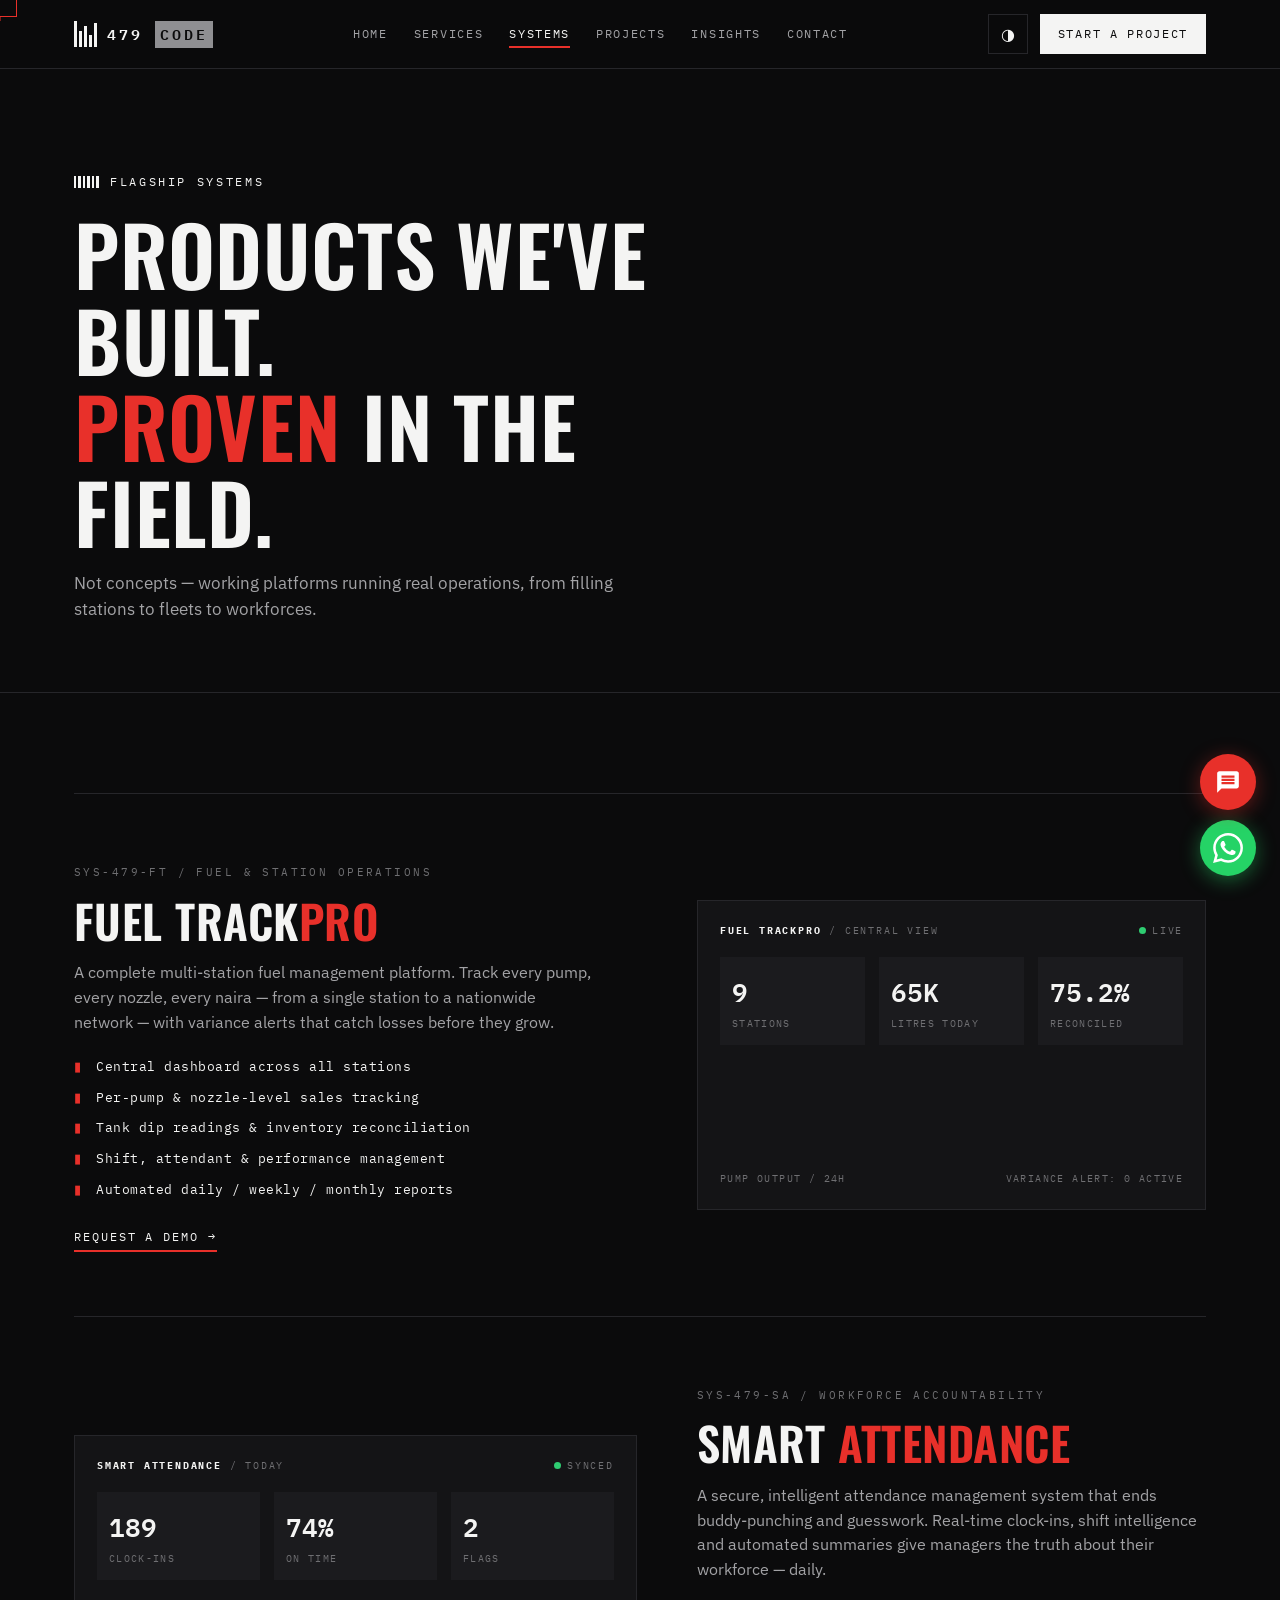
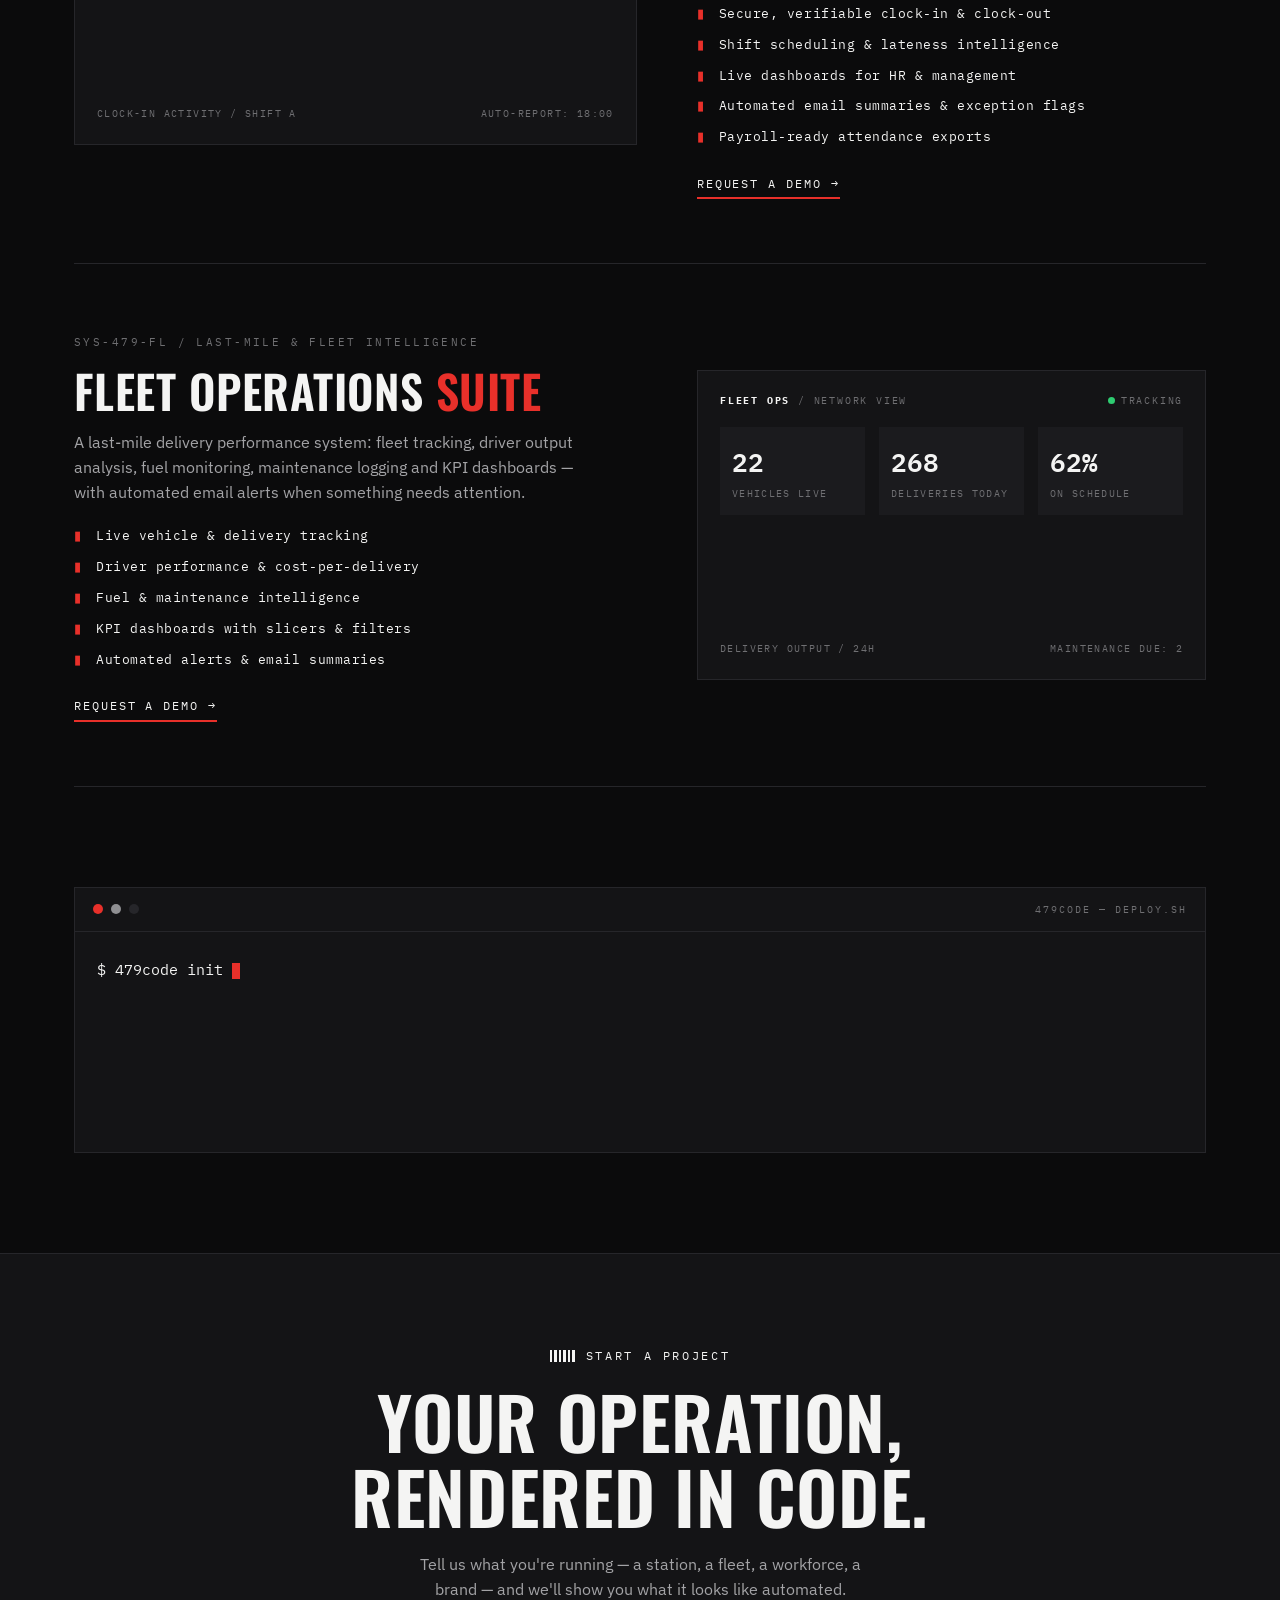
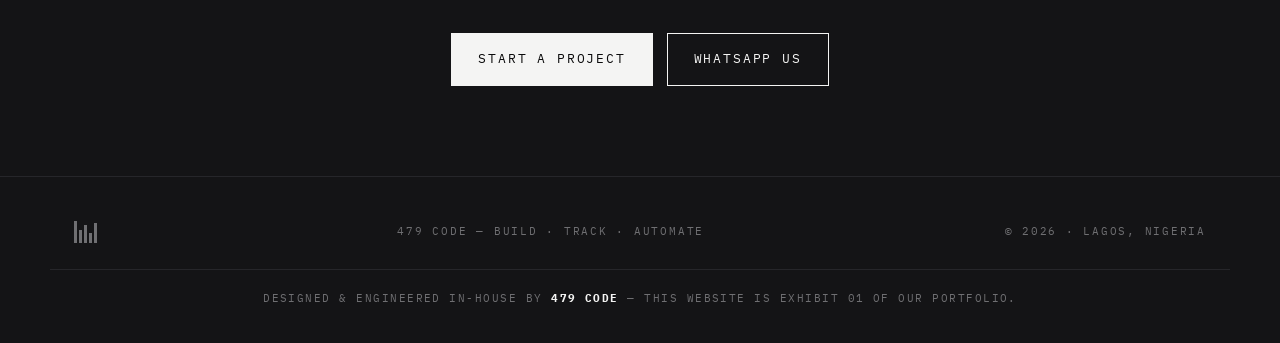
<file: systems.html>
<!DOCTYPE html>
<html lang="en">
<head>
<meta charset="UTF-8">
<meta name="viewport" content="width=device-width, initial-scale=1.0">
<title>Systems — 479 CODE</title>
<meta name="description" content="Fuel TrackPro, Smart Attendance and the Fleet Operations Suite — flagship platforms by 479 CODE.">
<meta property="og:title" content="Systems — 479 CODE">
<meta property="og:description" content="Fuel TrackPro, Smart Attendance and the Fleet Operations Suite — flagship platforms by 479 CODE.">
<meta property="og:type" content="website">
<link rel="preconnect" href="https://fonts.googleapis.com">
<link rel="preconnect" href="https://fonts.gstatic.com" crossorigin>
<link href="https://fonts.googleapis.com/css2?family=Oswald:wght@400;500;600;700&family=IBM+Plex+Mono:wght@400;500;600&family=IBM+Plex+Sans:wght@400;500;600&display=swap" rel="stylesheet">
<link rel="stylesheet" href="assets/styles.css">
<script src="assets/main.js" defer></script>
</head>
<body>

<div id="progress"></div>
<div class="cursor-ring" id="cursor" aria-hidden="true"></div>

<nav>
  <div class="nav-in">
    <a class="logo" href="index.html" aria-label="479 CODE home">
      <span class="logo-bars" aria-hidden="true"><span></span><span></span><span></span><span></span><span></span></span>
      <span class="logo-txt">479 <em>CODE</em></span>
    </a>
    <div class="nav-links">
      <a href="index.html">Home</a>
      <a href="services.html">Services</a>
      <a href="systems.html" class="active">Systems</a>
      <a href="projects.html">Projects</a>
      <a href="blog.html">Insights</a><a href="contact.html">Contact</a>
    </div>
    <div class="nav-right">
      <button id="themeBtn" aria-label="Toggle theme">◑</button>
      <a class="nav-cta" href="contact.html">Start a project</a>
      <button id="menuBtn" aria-label="Menu" aria-expanded="false">☰</button>
    </div>
  </div>
</nav>

<header class="page-head">
  <div class="wrap">
    <span class="eyebrow">Flagship systems</span>
    <h1>Products we've built.<br><span style="color:var(--laser)">Proven</span> in the field.</h1>
    <p>Not concepts — working platforms running real operations, from filling stations to fleets to workforces.</p>
  </div>
</header>

<section style="padding-bottom:0">
  <div class="wrap">
    <div class="prod reveal">
      <div>
        <span class="tag">SYS-479-FT / Fuel &amp; Station Operations</span>
        <h3>Fuel Track<span class="accent">Pro</span></h3>
        <p>A complete multi-station fuel management platform. Track every pump, every nozzle, every naira — from a single station to a nationwide network — with variance alerts that catch losses before they grow.</p>
        <ul>
          <li>Central dashboard across all stations</li>
          <li>Per-pump &amp; nozzle-level sales tracking</li>
          <li>Tank dip readings &amp; inventory reconciliation</li>
          <li>Shift, attendant &amp; performance management</li>
          <li>Automated daily / weekly / monthly reports</li>
        </ul>
        <a class="prod-link" href="contact.html">Request a demo →</a>
      </div>
      <div class="mock tilt" aria-hidden="true">
        <div class="mock-top"><span><b>FUEL TRACKPRO</b> / CENTRAL VIEW</span><span><span class="dot"></span>LIVE</span></div>
        <div class="stat-row">
          <div class="stat"><div class="n" data-count="12">0</div><div class="l">Stations</div></div>
          <div class="stat"><div class="n"><span data-count="86">0</span>K</div><div class="l">Litres today</div></div>
          <div class="stat"><div class="n"><span data-count="99">0</span>.2%</div><div class="l">Reconciled</div></div>
        </div>
        <div class="pulsebar"><i style="animation-delay:0s"></i><i style="animation-delay:.2s"></i><i class="hot" style="animation-delay:.4s"></i><i style="animation-delay:.6s"></i><i style="animation-delay:.8s"></i><i style="animation-delay:1s"></i><i class="hot" style="animation-delay:1.2s"></i><i style="animation-delay:1.4s"></i><i style="animation-delay:1.6s"></i><i style="animation-delay:1.8s"></i></div>
        <div class="mock-foot"><span>PUMP OUTPUT / 24H</span><span>VARIANCE ALERT: 0 ACTIVE</span></div>
      </div>
    </div>

    <div class="prod reveal">
      <div class="mock tilt" aria-hidden="true">
        <div class="mock-top"><span><b>SMART ATTENDANCE</b> / TODAY</span><span><span class="dot"></span>SYNCED</span></div>
        <div class="stat-row">
          <div class="stat"><div class="n" data-count="248">0</div><div class="l">Clock-ins</div></div>
          <div class="stat"><div class="n"><span data-count="97">0</span>%</div><div class="l">On time</div></div>
          <div class="stat"><div class="n" data-count="3">0</div><div class="l">Flags</div></div>
        </div>
        <div class="pulsebar"><i style="animation-delay:.1s"></i><i style="animation-delay:.3s"></i><i style="animation-delay:.5s"></i><i class="hot" style="animation-delay:.7s"></i><i style="animation-delay:.9s"></i><i style="animation-delay:1.1s"></i><i style="animation-delay:1.3s"></i><i class="hot" style="animation-delay:1.5s"></i><i style="animation-delay:1.7s"></i><i style="animation-delay:1.9s"></i></div>
        <div class="mock-foot"><span>CLOCK-IN ACTIVITY / SHIFT A</span><span>AUTO-REPORT: 18:00</span></div>
      </div>
      <div>
        <span class="tag">SYS-479-SA / Workforce Accountability</span>
        <h3>Smart <span class="accent">Attendance</span></h3>
        <p>A secure, intelligent attendance management system that ends buddy-punching and guesswork. Real-time clock-ins, shift intelligence and automated summaries give managers the truth about their workforce — daily.</p>
        <ul>
          <li>Secure, verifiable clock-in &amp; clock-out</li>
          <li>Shift scheduling &amp; lateness intelligence</li>
          <li>Live dashboards for HR &amp; management</li>
          <li>Automated email summaries &amp; exception flags</li>
          <li>Payroll-ready attendance exports</li>
        </ul>
        <a class="prod-link" href="contact.html">Request a demo →</a>
      </div>
    </div>

    <div class="prod reveal">
      <div>
        <span class="tag">SYS-479-FL / Last-Mile &amp; Fleet Intelligence</span>
        <h3>Fleet Operations <span class="accent">Suite</span></h3>
        <p>A last-mile delivery performance system: fleet tracking, driver output analysis, fuel monitoring, maintenance logging and KPI dashboards — with automated email alerts when something needs attention.</p>
        <ul>
          <li>Live vehicle &amp; delivery tracking</li>
          <li>Driver performance &amp; cost-per-delivery</li>
          <li>Fuel &amp; maintenance intelligence</li>
          <li>KPI dashboards with slicers &amp; filters</li>
          <li>Automated alerts &amp; email summaries</li>
        </ul>
        <a class="prod-link" href="contact.html">Request a demo →</a>
      </div>
      <div class="mock tilt" aria-hidden="true">
        <div class="mock-top"><span><b>FLEET OPS</b> / NETWORK VIEW</span><span><span class="dot"></span>TRACKING</span></div>
        <div class="stat-row">
          <div class="stat"><div class="n" data-count="34">0</div><div class="l">Vehicles live</div></div>
          <div class="stat"><div class="n"><span data-count="412">0</span></div><div class="l">Deliveries today</div></div>
          <div class="stat"><div class="n"><span data-count="96">0</span>%</div><div class="l">On schedule</div></div>
        </div>
        <div class="pulsebar"><i style="animation-delay:.05s"></i><i class="hot" style="animation-delay:.25s"></i><i style="animation-delay:.45s"></i><i style="animation-delay:.65s"></i><i style="animation-delay:.85s"></i><i class="hot" style="animation-delay:1.05s"></i><i style="animation-delay:1.25s"></i><i style="animation-delay:1.45s"></i><i style="animation-delay:1.65s"></i><i style="animation-delay:1.85s"></i></div>
        <div class="mock-foot"><span>DELIVERY OUTPUT / 24H</span><span>MAINTENANCE DUE: 2</span></div>
      </div>
    </div>
  </div>
</section>

<section>
  <div class="wrap reveal">
    <div class="term-box">
      <div class="term-head"><i></i><i></i><i></i><span>479code — deploy.sh</span></div>
      <div class="term-body" id="termBody"></div>
    </div>
  </div>
</section>

<div class="cta-banner">
  <span class="eyebrow">Start a project</span>
  <h2>Your operation, rendered in code.</h2>
  <p>Tell us what you're running — a station, a fleet, a workforce, a brand — and we'll show you what it looks like automated.</p>
  <div class="hero-actions">
    <a class="btn btn-solid" href="contact.html">Start a project</a>
    <a class="btn btn-ghost" data-wa href="#" target="_blank" rel="noopener">WhatsApp us</a>
  </div>
</div>

<footer>
  <div class="foot-in">
    <span class="foot-bars" aria-hidden="true"><span></span><span></span><span></span><span></span><span></span></span>
    <span>479 CODE — Build · Track · Automate</span>
    <span>© 2026 · Lagos, Nigeria</span>
  </div>
  <div class="foot-credit">Designed &amp; engineered in-house by <b>479 CODE</b> — this website is Exhibit 01 of our portfolio.</div>
</footer>

<button id="toTop" aria-label="Back to top">▲</button>
<a class="wa-float" data-wa href="#" target="_blank" rel="noopener" aria-label="Chat on WhatsApp"><span class="wa-tip">Chat on WhatsApp</span><svg viewBox="0 0 24 24" fill="white" width="30" height="30"><path d="M17.472 14.382c-.297-.149-1.758-.867-2.03-.967-.273-.099-.471-.148-.67.15-.197.297-.767.966-.94 1.164-.173.199-.347.223-.644.075-.297-.15-1.255-.463-2.39-1.475-.883-.788-1.48-1.761-1.653-2.059-.173-.297-.018-.458.13-.606.134-.133.298-.347.446-.52.149-.174.198-.298.298-.497.099-.198.05-.371-.025-.52-.075-.149-.669-1.612-.916-2.207-.242-.579-.487-.5-.669-.51-.173-.008-.371-.01-.57-.01-.198 0-.52.074-.792.372-.272.297-1.04 1.016-1.04 2.479 0 1.462 1.065 2.875 1.213 3.074.149.198 2.096 3.2 5.077 4.487.709.306 1.262.489 1.694.625.712.227 1.36.195 1.871.118.571-.085 1.758-.719 2.006-1.413.248-.694.248-1.289.173-1.413-.074-.124-.272-.198-.57-.347m-5.421 7.403h-.004a9.87 9.87 0 01-5.031-1.378l-.361-.214-3.741.982.998-3.648-.235-.374a9.86 9.86 0 01-1.51-5.26c.001-5.45 4.436-9.884 9.888-9.884 2.64 0 5.122 1.03 6.988 2.898a9.825 9.825 0 012.893 6.994c-.003 5.45-4.437 9.884-9.885 9.884m8.413-18.297A11.815 11.815 0 0012.05 0C5.495 0 .16 5.335.157 11.892c0 2.096.547 4.142 1.588 5.945L.057 24l6.305-1.654a11.882 11.882 0 005.683 1.448h.005c6.554 0 11.89-5.335 11.893-11.893a11.821 11.821 0 00-3.48-8.413z"/></svg></a>
<button id="chatBtn" aria-label="Chat with 479 CODE AI"><svg viewBox="0 0 24 24" fill="white" width="26" height="26"><path d="M20 2H4c-1.1 0-2 .9-2 2v18l4-4h14c1.1 0 2-.9 2-2V4c0-1.1-.9-2-2-2zm-2 12H6v-2h12v2zm0-3H6V9h12v2zm0-3H6V6h12v2z"/></svg></button>
<div id="chatBox"><div class="chat-head"><span>▮ 479 CODE Assistant</span><button id="chatClose">✕</button></div><div class="chat-msgs" id="chatMsgs"></div><div class="chat-foot"><input id="chatInput" type="text" placeholder="Ask about our services..."><button id="chatSend">Send</button></div></div>
</body>
</html>
</file>
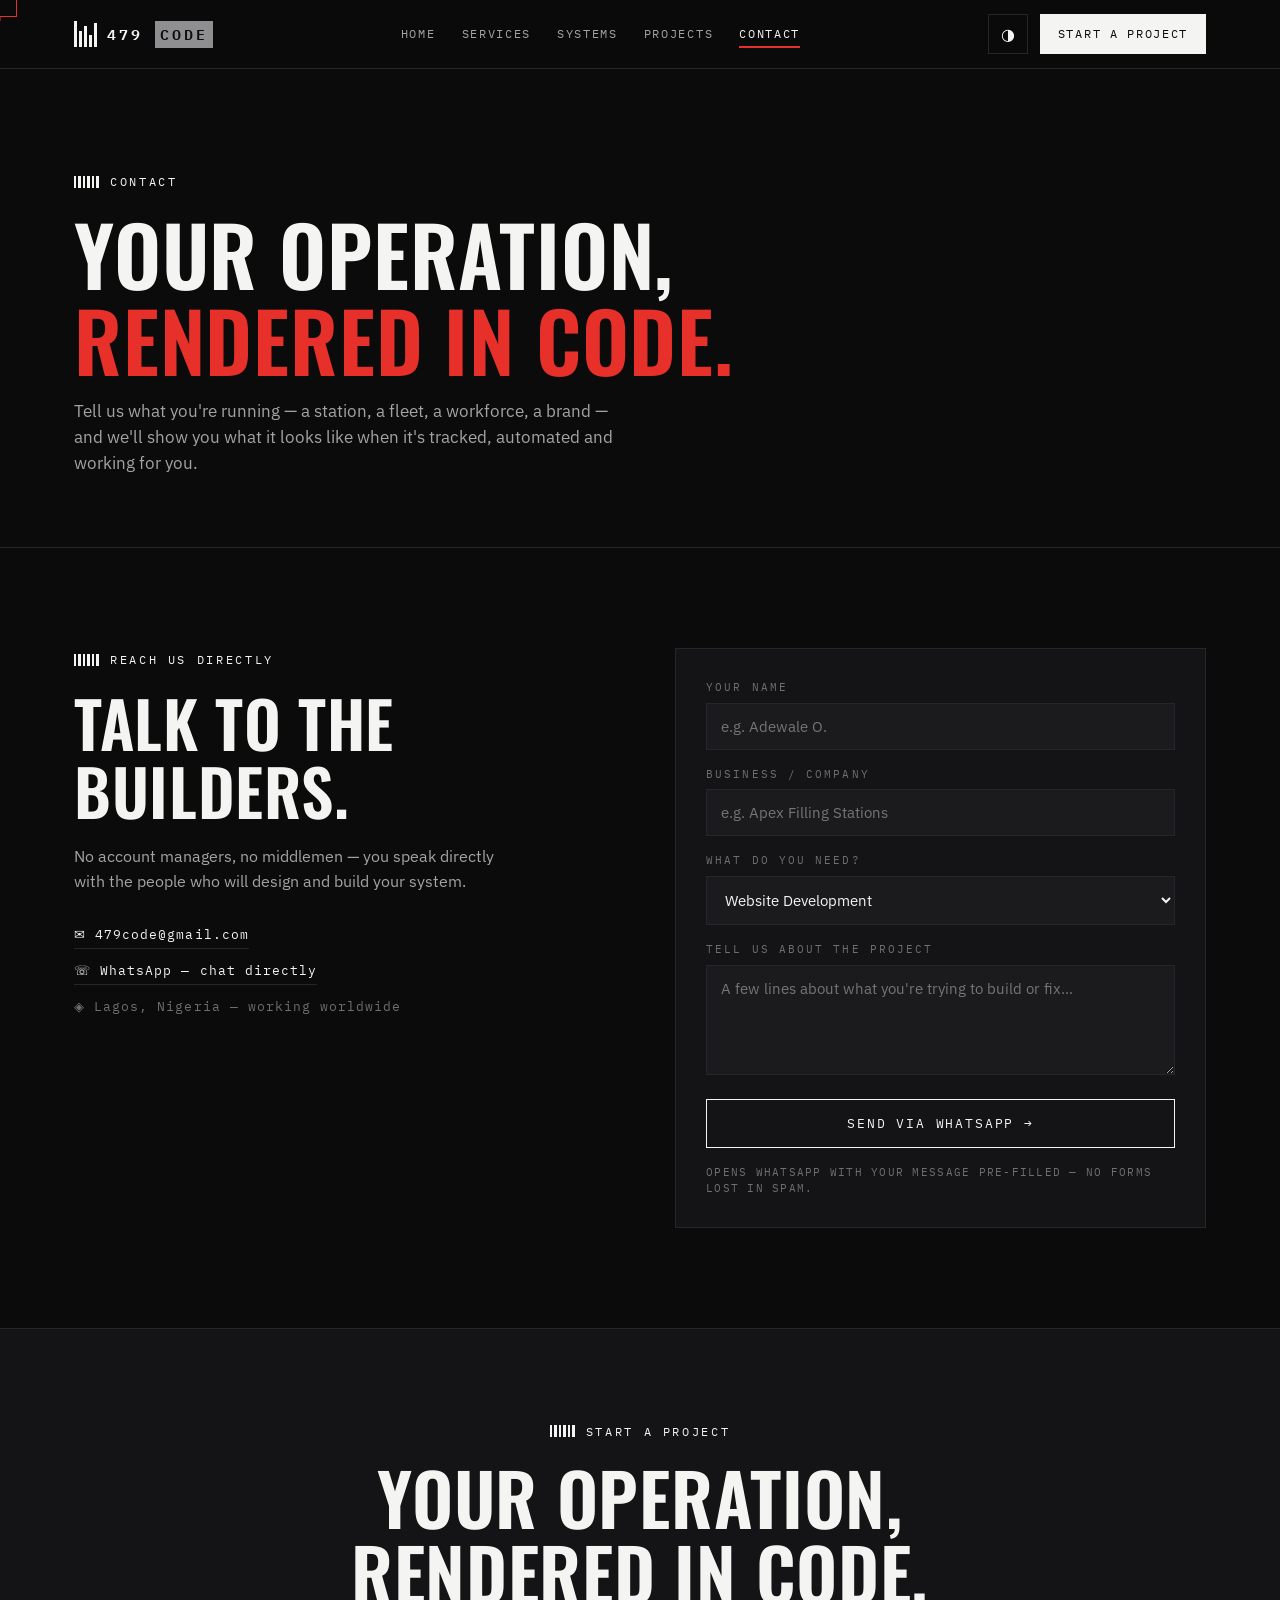
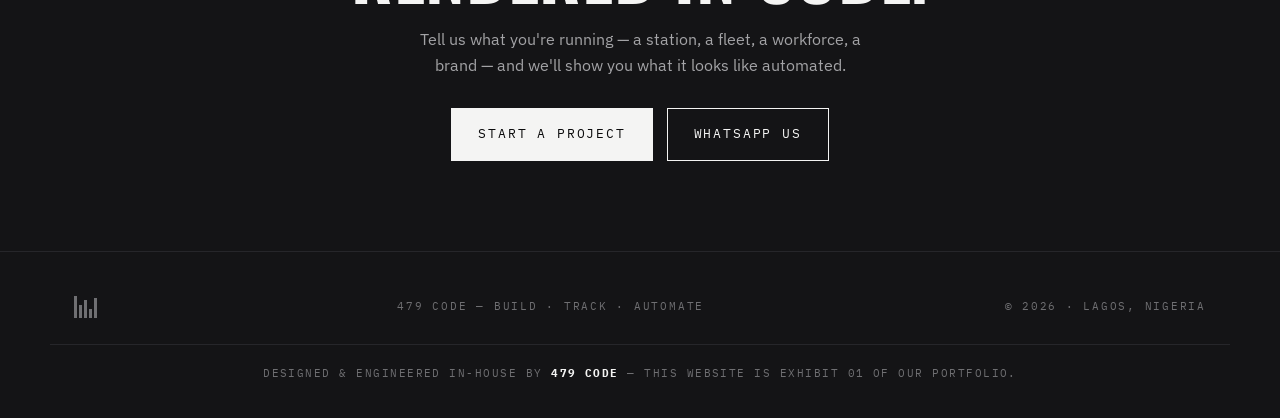
<file: 479code-repo/contact.html>
<!DOCTYPE html>
<html lang="en">
<head>
<meta charset="UTF-8">
<meta name="viewport" content="width=device-width, initial-scale=1.0">
<title>Contact — 479 CODE</title>
<meta name="description" content="Start a project with 479 CODE — websites, apps, telematics and operational systems.">
<meta property="og:title" content="Contact — 479 CODE">
<meta property="og:description" content="Start a project with 479 CODE — websites, apps, telematics and operational systems.">
<meta property="og:type" content="website">
<link rel="preconnect" href="https://fonts.googleapis.com">
<link rel="preconnect" href="https://fonts.gstatic.com" crossorigin>
<link href="https://fonts.googleapis.com/css2?family=Oswald:wght@400;500;600;700&family=IBM+Plex+Mono:wght@400;500;600&family=IBM+Plex+Sans:wght@400;500;600&display=swap" rel="stylesheet">
<link rel="stylesheet" href="assets/styles.css">
<script src="assets/main.js" defer></script>
</head>
<body>

<div id="progress"></div>
<div class="cursor-ring" id="cursor" aria-hidden="true"></div>

<nav>
  <div class="nav-in">
    <a class="logo" href="index.html" aria-label="479 CODE home">
      <span class="logo-bars" aria-hidden="true"><span></span><span></span><span></span><span></span><span></span></span>
      <span class="logo-txt">479 <em>CODE</em></span>
    </a>
    <div class="nav-links">
      <a href="index.html">Home</a>
      <a href="services.html">Services</a>
      <a href="systems.html">Systems</a>
      <a href="projects.html">Projects</a>
      <a href="contact.html" class="active">Contact</a>
    </div>
    <div class="nav-right">
      <button id="themeBtn" aria-label="Toggle theme">◑</button>
      <a class="nav-cta" href="contact.html">Start a project</a>
      <button id="menuBtn" aria-label="Menu" aria-expanded="false">☰</button>
    </div>
  </div>
</nav>

<header class="page-head">
  <div class="wrap">
    <span class="eyebrow">Contact</span>
    <h1>Your operation,<br><span style="color:var(--laser)">rendered in code.</span></h1>
    <p>Tell us what you're running — a station, a fleet, a workforce, a brand — and we'll show you what it looks like when it's tracked, automated and working for you.</p>
  </div>
</header>

<section>
  <div class="wrap">
    <div class="contact-grid">
      <div class="reveal">
        <span class="eyebrow">Reach us directly</span>
        <h2>Talk to the builders.</h2>
        <p class="lead">No account managers, no middlemen — you speak directly with the people who will design and build your system.</p>
        <div class="c-direct">
          <a data-mail="text" href="#">✉ hello@479code.com</a>
          <a data-wa href="#" target="_blank" rel="noopener">☏ WhatsApp — chat directly</a>
          <span style="color:var(--soft)">◈ Lagos, Nigeria — working worldwide</span>
        </div>
      </div>
      <form class="c-form reveal" id="projForm">
        <div>
          <label for="fName">Your name</label>
          <input id="fName" type="text" placeholder="e.g. Adewale O." required>
        </div>
        <div>
          <label for="fBiz">Business / company</label>
          <input id="fBiz" type="text" placeholder="e.g. Apex Filling Stations">
        </div>
        <div>
          <label for="fType">What do you need?</label>
          <select id="fType">
            <option>Website Development</option>
            <option>Web / Mobile App</option>
            <option>Telematics &amp; Fleet Tracking</option>
            <option>Fuel TrackPro System</option>
            <option>Smart Attendance System</option>
            <option>Business Consultancy</option>
            <option>Custom Operational System</option>
          </select>
        </div>
        <div>
          <label for="fMsg">Tell us about the project</label>
          <textarea id="fMsg" placeholder="A few lines about what you're trying to build or fix…"></textarea>
        </div>
        <button class="btn" type="submit">Send via WhatsApp →</button>
        <span class="c-note">Opens WhatsApp with your message pre-filled — no forms lost in spam.</span>
      </form>
    </div>
  </div>
</section>

<div class="cta-banner">
  <span class="eyebrow">Start a project</span>
  <h2>Your operation, rendered in code.</h2>
  <p>Tell us what you're running — a station, a fleet, a workforce, a brand — and we'll show you what it looks like automated.</p>
  <div class="hero-actions">
    <a class="btn btn-solid" href="contact.html">Start a project</a>
    <a class="btn btn-ghost" data-wa href="#" target="_blank" rel="noopener">WhatsApp us</a>
  </div>
</div>

<footer>
  <div class="foot-in">
    <span class="foot-bars" aria-hidden="true"><span></span><span></span><span></span><span></span><span></span></span>
    <span>479 CODE — Build · Track · Automate</span>
    <span>© 2026 · Lagos, Nigeria</span>
  </div>
  <div class="foot-credit">Designed &amp; engineered in-house by <b>479 CODE</b> — this website is Exhibit 01 of our portfolio.</div>
</footer>

<button id="toTop" aria-label="Back to top">▲</button>
</body>
</html>
</file>
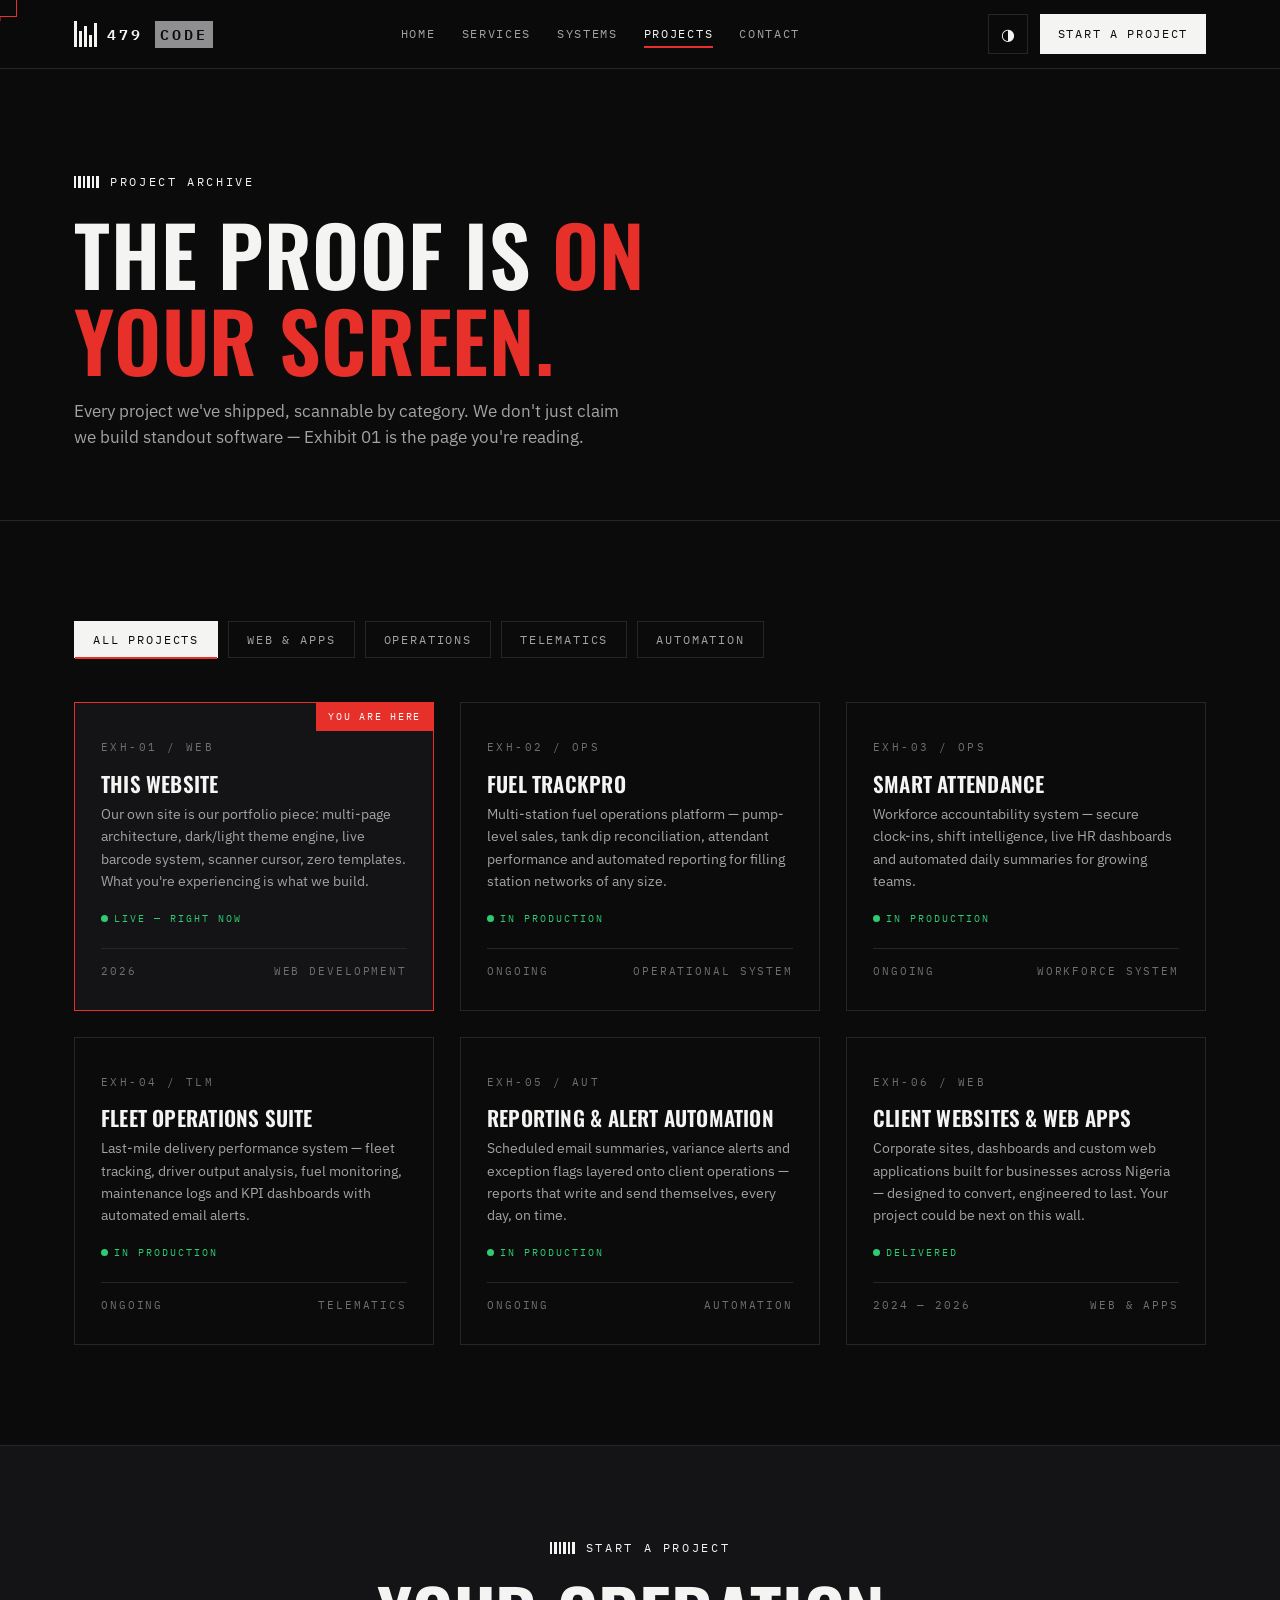
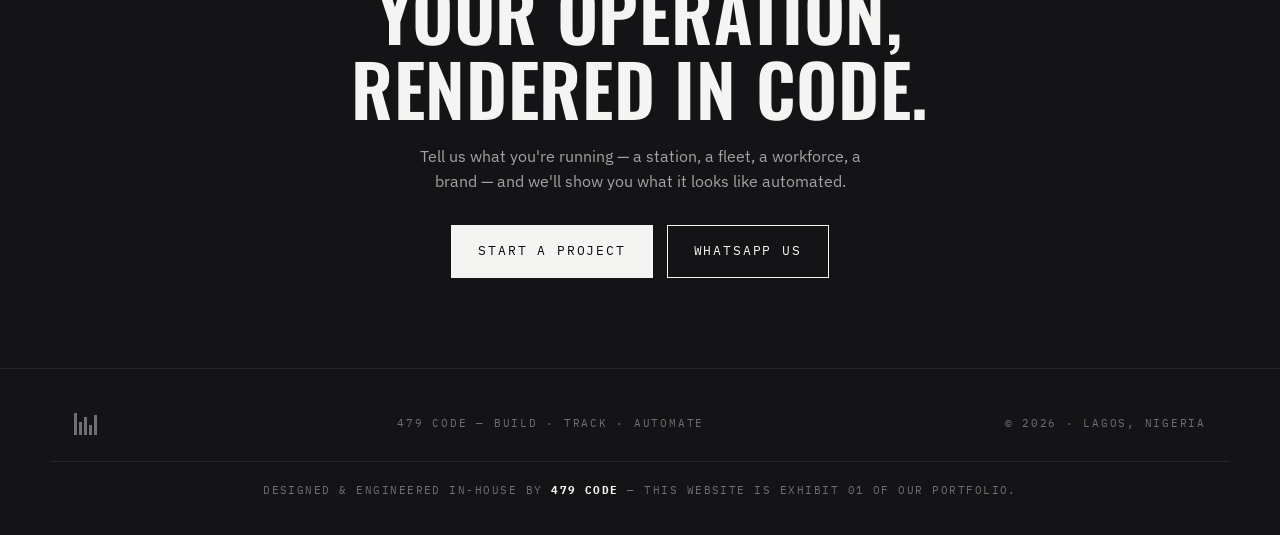
<file: 479code-repo/projects.html>
<!DOCTYPE html>
<html lang="en">
<head>
<meta charset="UTF-8">
<meta name="viewport" content="width=device-width, initial-scale=1.0">
<title>Projects — 479 CODE</title>
<meta name="description" content="The 479 CODE project archive: web, apps, operational systems, telematics and automation.">
<meta property="og:title" content="Projects — 479 CODE">
<meta property="og:description" content="The 479 CODE project archive: web, apps, operational systems, telematics and automation.">
<meta property="og:type" content="website">
<link rel="preconnect" href="https://fonts.googleapis.com">
<link rel="preconnect" href="https://fonts.gstatic.com" crossorigin>
<link href="https://fonts.googleapis.com/css2?family=Oswald:wght@400;500;600;700&family=IBM+Plex+Mono:wght@400;500;600&family=IBM+Plex+Sans:wght@400;500;600&display=swap" rel="stylesheet">
<link rel="stylesheet" href="assets/styles.css">
<script src="assets/main.js" defer></script>
</head>
<body>

<div id="progress"></div>
<div class="cursor-ring" id="cursor" aria-hidden="true"></div>

<nav>
  <div class="nav-in">
    <a class="logo" href="index.html" aria-label="479 CODE home">
      <span class="logo-bars" aria-hidden="true"><span></span><span></span><span></span><span></span><span></span></span>
      <span class="logo-txt">479 <em>CODE</em></span>
    </a>
    <div class="nav-links">
      <a href="index.html">Home</a>
      <a href="services.html">Services</a>
      <a href="systems.html">Systems</a>
      <a href="projects.html" class="active">Projects</a>
      <a href="contact.html">Contact</a>
    </div>
    <div class="nav-right">
      <button id="themeBtn" aria-label="Toggle theme">◑</button>
      <a class="nav-cta" href="contact.html">Start a project</a>
      <button id="menuBtn" aria-label="Menu" aria-expanded="false">☰</button>
    </div>
  </div>
</nav>

<header class="page-head">
  <div class="wrap">
    <span class="eyebrow">Project archive</span>
    <h1>The proof is <span style="color:var(--laser)">on your screen.</span></h1>
    <p>Every project we've shipped, scannable by category. We don't just claim we build standout software — Exhibit 01 is the page you're reading.</p>
  </div>
</header>

<section>
  <div class="wrap">
    <div class="filters reveal" role="tablist" aria-label="Filter projects">
      <button class="filter-btn on" data-f="all">All projects</button>
      <button class="filter-btn" data-f="web">Web &amp; Apps</button>
      <button class="filter-btn" data-f="ops">Operations</button>
      <button class="filter-btn" data-f="tlm">Telematics</button>
      <button class="filter-btn" data-f="aut">Automation</button>
    </div>
    <div class="exh-grid">
      <article class="exh featured reveal" data-cat="web">
        <span class="badge">You are here</span>
        <span class="num">EXH-01 / WEB</span>
        <h3>This Website</h3>
        <p>Our own site is our portfolio piece: multi-page architecture, dark/light theme engine, live barcode system, scanner cursor, zero templates. What you're experiencing is what we build.</p>
        <span class="live"><span class="dot"></span>Live — right now</span>
        <div class="meta"><span>2026</span><span>Web Development</span></div>
      </article>
      <article class="exh reveal" data-cat="ops">
        <span class="num">EXH-02 / OPS</span>
        <h3>Fuel TrackPro</h3>
        <p>Multi-station fuel operations platform — pump-level sales, tank dip reconciliation, attendant performance and automated reporting for filling station networks of any size.</p>
        <span class="live"><span class="dot"></span>In production</span>
        <div class="meta"><span>Ongoing</span><span>Operational System</span></div>
      </article>
      <article class="exh reveal" data-cat="ops">
        <span class="num">EXH-03 / OPS</span>
        <h3>Smart Attendance</h3>
        <p>Workforce accountability system — secure clock-ins, shift intelligence, live HR dashboards and automated daily summaries for growing teams.</p>
        <span class="live"><span class="dot"></span>In production</span>
        <div class="meta"><span>Ongoing</span><span>Workforce System</span></div>
      </article>
      <article class="exh reveal" data-cat="tlm">
        <span class="num">EXH-04 / TLM</span>
        <h3>Fleet Operations Suite</h3>
        <p>Last-mile delivery performance system — fleet tracking, driver output analysis, fuel monitoring, maintenance logs and KPI dashboards with automated email alerts.</p>
        <span class="live"><span class="dot"></span>In production</span>
        <div class="meta"><span>Ongoing</span><span>Telematics</span></div>
      </article>
      <article class="exh reveal" data-cat="aut">
        <span class="num">EXH-05 / AUT</span>
        <h3>Reporting &amp; Alert Automation</h3>
        <p>Scheduled email summaries, variance alerts and exception flags layered onto client operations — reports that write and send themselves, every day, on time.</p>
        <span class="live"><span class="dot"></span>In production</span>
        <div class="meta"><span>Ongoing</span><span>Automation</span></div>
      </article>
      <article class="exh reveal" data-cat="web">
        <span class="num">EXH-06 / WEB</span>
        <h3>Client Websites &amp; Web Apps</h3>
        <p>Corporate sites, dashboards and custom web applications built for businesses across Nigeria — designed to convert, engineered to last. Your project could be next on this wall.</p>
        <span class="live"><span class="dot"></span>Delivered</span>
        <div class="meta"><span>2024 — 2026</span><span>Web &amp; Apps</span></div>
      </article>
    </div>
  </div>
</section>

<div class="cta-banner">
  <span class="eyebrow">Start a project</span>
  <h2>Your operation, rendered in code.</h2>
  <p>Tell us what you're running — a station, a fleet, a workforce, a brand — and we'll show you what it looks like automated.</p>
  <div class="hero-actions">
    <a class="btn btn-solid" href="contact.html">Start a project</a>
    <a class="btn btn-ghost" data-wa href="#" target="_blank" rel="noopener">WhatsApp us</a>
  </div>
</div>

<footer>
  <div class="foot-in">
    <span class="foot-bars" aria-hidden="true"><span></span><span></span><span></span><span></span><span></span></span>
    <span>479 CODE — Build · Track · Automate</span>
    <span>© 2026 · Lagos, Nigeria</span>
  </div>
  <div class="foot-credit">Designed &amp; engineered in-house by <b>479 CODE</b> — this website is Exhibit 01 of our portfolio.</div>
</footer>

<button id="toTop" aria-label="Back to top">▲</button>
</body>
</html>
</file>
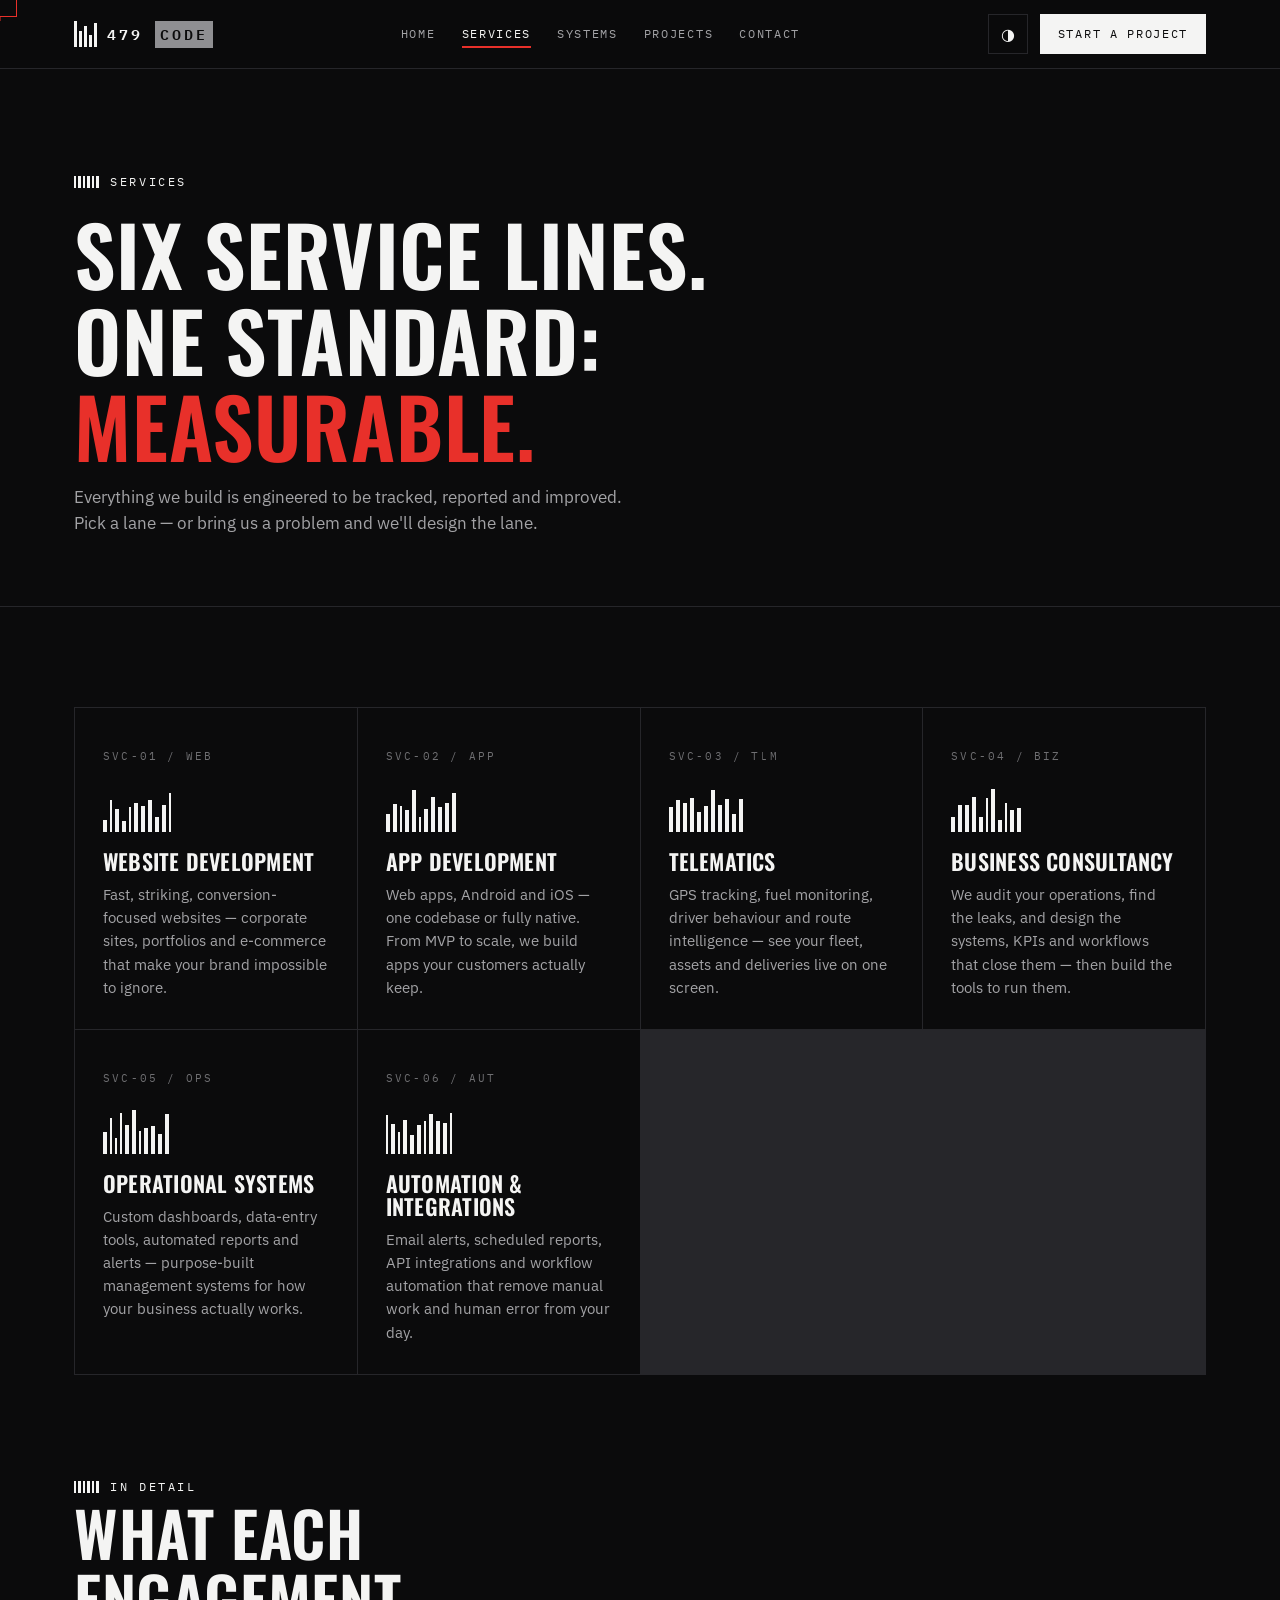
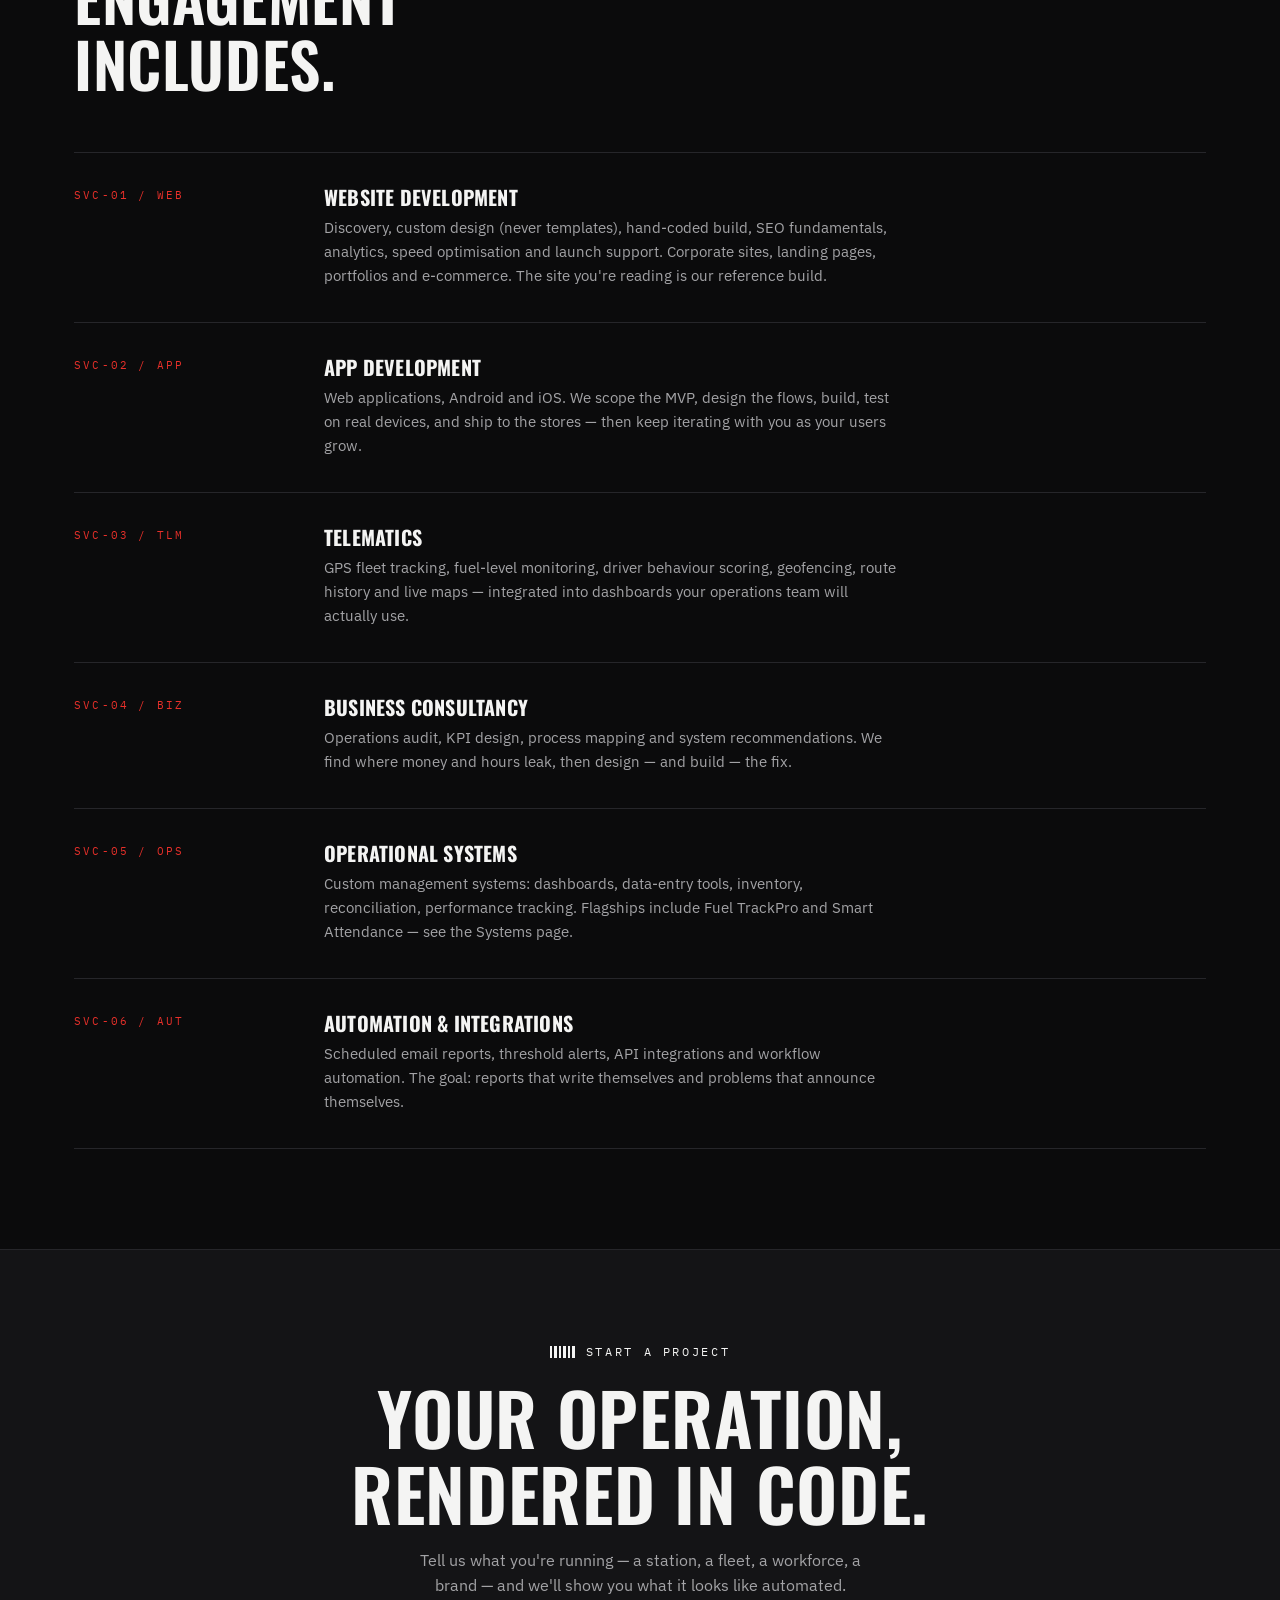
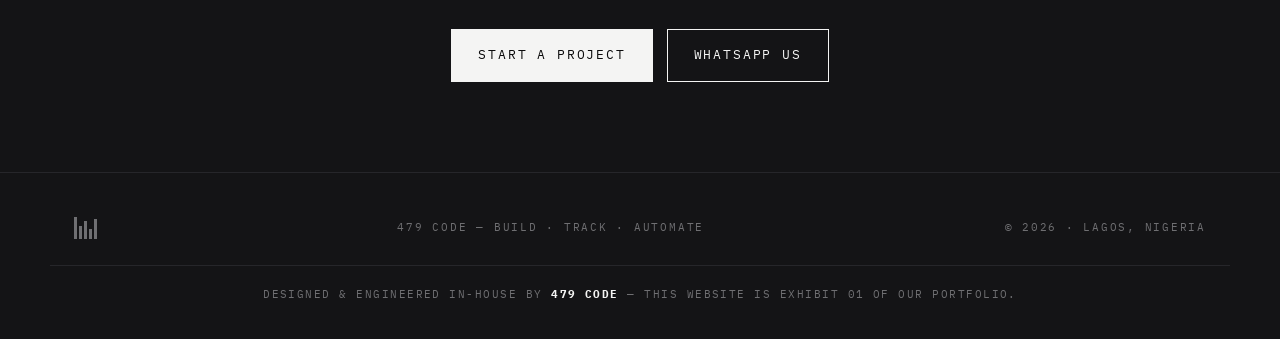
<file: 479code-repo/services.html>
<!DOCTYPE html>
<html lang="en">
<head>
<meta charset="UTF-8">
<meta name="viewport" content="width=device-width, initial-scale=1.0">
<title>Services — 479 CODE</title>
<meta name="description" content="Website development, app development, telematics, consultancy, operational systems and automation by 479 CODE.">
<meta property="og:title" content="Services — 479 CODE">
<meta property="og:description" content="Website development, app development, telematics, consultancy, operational systems and automation by 479 CODE.">
<meta property="og:type" content="website">
<link rel="preconnect" href="https://fonts.googleapis.com">
<link rel="preconnect" href="https://fonts.gstatic.com" crossorigin>
<link href="https://fonts.googleapis.com/css2?family=Oswald:wght@400;500;600;700&family=IBM+Plex+Mono:wght@400;500;600&family=IBM+Plex+Sans:wght@400;500;600&display=swap" rel="stylesheet">
<link rel="stylesheet" href="assets/styles.css">
<script src="assets/main.js" defer></script>
</head>
<body>

<div id="progress"></div>
<div class="cursor-ring" id="cursor" aria-hidden="true"></div>

<nav>
  <div class="nav-in">
    <a class="logo" href="index.html" aria-label="479 CODE home">
      <span class="logo-bars" aria-hidden="true"><span></span><span></span><span></span><span></span><span></span></span>
      <span class="logo-txt">479 <em>CODE</em></span>
    </a>
    <div class="nav-links">
      <a href="index.html">Home</a>
      <a href="services.html" class="active">Services</a>
      <a href="systems.html">Systems</a>
      <a href="projects.html">Projects</a>
      <a href="contact.html">Contact</a>
    </div>
    <div class="nav-right">
      <button id="themeBtn" aria-label="Toggle theme">◑</button>
      <a class="nav-cta" href="contact.html">Start a project</a>
      <button id="menuBtn" aria-label="Menu" aria-expanded="false">☰</button>
    </div>
  </div>
</nav>

<header class="page-head">
  <div class="wrap">
    <span class="eyebrow">Services</span>
    <h1>Six service lines.<br>One standard: <span style="color:var(--laser)">measurable.</span></h1>
    <p>Everything we build is engineered to be tracked, reported and improved. Pick a lane — or bring us a problem and we'll design the lane.</p>
  </div>
</header>

<section>
  <div class="wrap">
    <div class="svc-grid">
      <a class="svc reveal" href="services.html">
        <span class="scanline"></span>
        <span class="code">SVC-01 / WEB</span>
        <div class="minibar" aria-hidden="true"></div>
        <h3>Website Development</h3>
        <p>Fast, striking, conversion-focused websites — corporate sites, portfolios and e-commerce that make your brand impossible to ignore.</p>
        
      </a>
      <a class="svc reveal" href="services.html">
        <span class="scanline"></span>
        <span class="code">SVC-02 / APP</span>
        <div class="minibar" aria-hidden="true"></div>
        <h3>App Development</h3>
        <p>Web apps, Android and iOS — one codebase or fully native. From MVP to scale, we build apps your customers actually keep.</p>
        
      </a>
      <a class="svc reveal" href="services.html">
        <span class="scanline"></span>
        <span class="code">SVC-03 / TLM</span>
        <div class="minibar" aria-hidden="true"></div>
        <h3>Telematics</h3>
        <p>GPS tracking, fuel monitoring, driver behaviour and route intelligence — see your fleet, assets and deliveries live on one screen.</p>
        
      </a>
      <a class="svc reveal" href="services.html">
        <span class="scanline"></span>
        <span class="code">SVC-04 / BIZ</span>
        <div class="minibar" aria-hidden="true"></div>
        <h3>Business Consultancy</h3>
        <p>We audit your operations, find the leaks, and design the systems, KPIs and workflows that close them — then build the tools to run them.</p>
        
      </a>
      <a class="svc reveal" href="services.html">
        <span class="scanline"></span>
        <span class="code">SVC-05 / OPS</span>
        <div class="minibar" aria-hidden="true"></div>
        <h3>Operational Systems</h3>
        <p>Custom dashboards, data-entry tools, automated reports and alerts — purpose-built management systems for how your business actually works.</p>
        
      </a>
      <a class="svc reveal" href="services.html">
        <span class="scanline"></span>
        <span class="code">SVC-06 / AUT</span>
        <div class="minibar" aria-hidden="true"></div>
        <h3>Automation &amp; Integrations</h3>
        <p>Email alerts, scheduled reports, API integrations and workflow automation that remove manual work and human error from your day.</p>
        
      </a>
    </div>
  </div>
</section>

<section style="padding-top:0">
  <div class="wrap">
    <div class="sec-head reveal">
      <div>
        <span class="eyebrow">In detail</span>
        <h2>What each engagement includes.</h2>
      </div>
    </div>
    <div class="detail reveal"><div class="d-tag">SVC-01 / WEB</div><div><h3>Website Development</h3><p>Discovery, custom design (never templates), hand-coded build, SEO fundamentals, analytics, speed optimisation and launch support. Corporate sites, landing pages, portfolios and e-commerce. The site you're reading is our reference build.</p></div></div>
    <div class="detail reveal"><div class="d-tag">SVC-02 / APP</div><div><h3>App Development</h3><p>Web applications, Android and iOS. We scope the MVP, design the flows, build, test on real devices, and ship to the stores — then keep iterating with you as your users grow.</p></div></div>
    <div class="detail reveal"><div class="d-tag">SVC-03 / TLM</div><div><h3>Telematics</h3><p>GPS fleet tracking, fuel-level monitoring, driver behaviour scoring, geofencing, route history and live maps — integrated into dashboards your operations team will actually use.</p></div></div>
    <div class="detail reveal"><div class="d-tag">SVC-04 / BIZ</div><div><h3>Business Consultancy</h3><p>Operations audit, KPI design, process mapping and system recommendations. We find where money and hours leak, then design — and build — the fix.</p></div></div>
    <div class="detail reveal"><div class="d-tag">SVC-05 / OPS</div><div><h3>Operational Systems</h3><p>Custom management systems: dashboards, data-entry tools, inventory, reconciliation, performance tracking. Flagships include Fuel TrackPro and Smart Attendance — see the Systems page.</p></div></div>
    <div class="detail reveal"><div class="d-tag">SVC-06 / AUT</div><div><h3>Automation &amp; Integrations</h3><p>Scheduled email reports, threshold alerts, API integrations and workflow automation. The goal: reports that write themselves and problems that announce themselves.</p></div></div>
  </div>
</section>

<div class="cta-banner">
  <span class="eyebrow">Start a project</span>
  <h2>Your operation, rendered in code.</h2>
  <p>Tell us what you're running — a station, a fleet, a workforce, a brand — and we'll show you what it looks like automated.</p>
  <div class="hero-actions">
    <a class="btn btn-solid" href="contact.html">Start a project</a>
    <a class="btn btn-ghost" data-wa href="#" target="_blank" rel="noopener">WhatsApp us</a>
  </div>
</div>

<footer>
  <div class="foot-in">
    <span class="foot-bars" aria-hidden="true"><span></span><span></span><span></span><span></span><span></span></span>
    <span>479 CODE — Build · Track · Automate</span>
    <span>© 2026 · Lagos, Nigeria</span>
  </div>
  <div class="foot-credit">Designed &amp; engineered in-house by <b>479 CODE</b> — this website is Exhibit 01 of our portfolio.</div>
</footer>

<button id="toTop" aria-label="Back to top">▲</button>
</body>
</html>
</file>
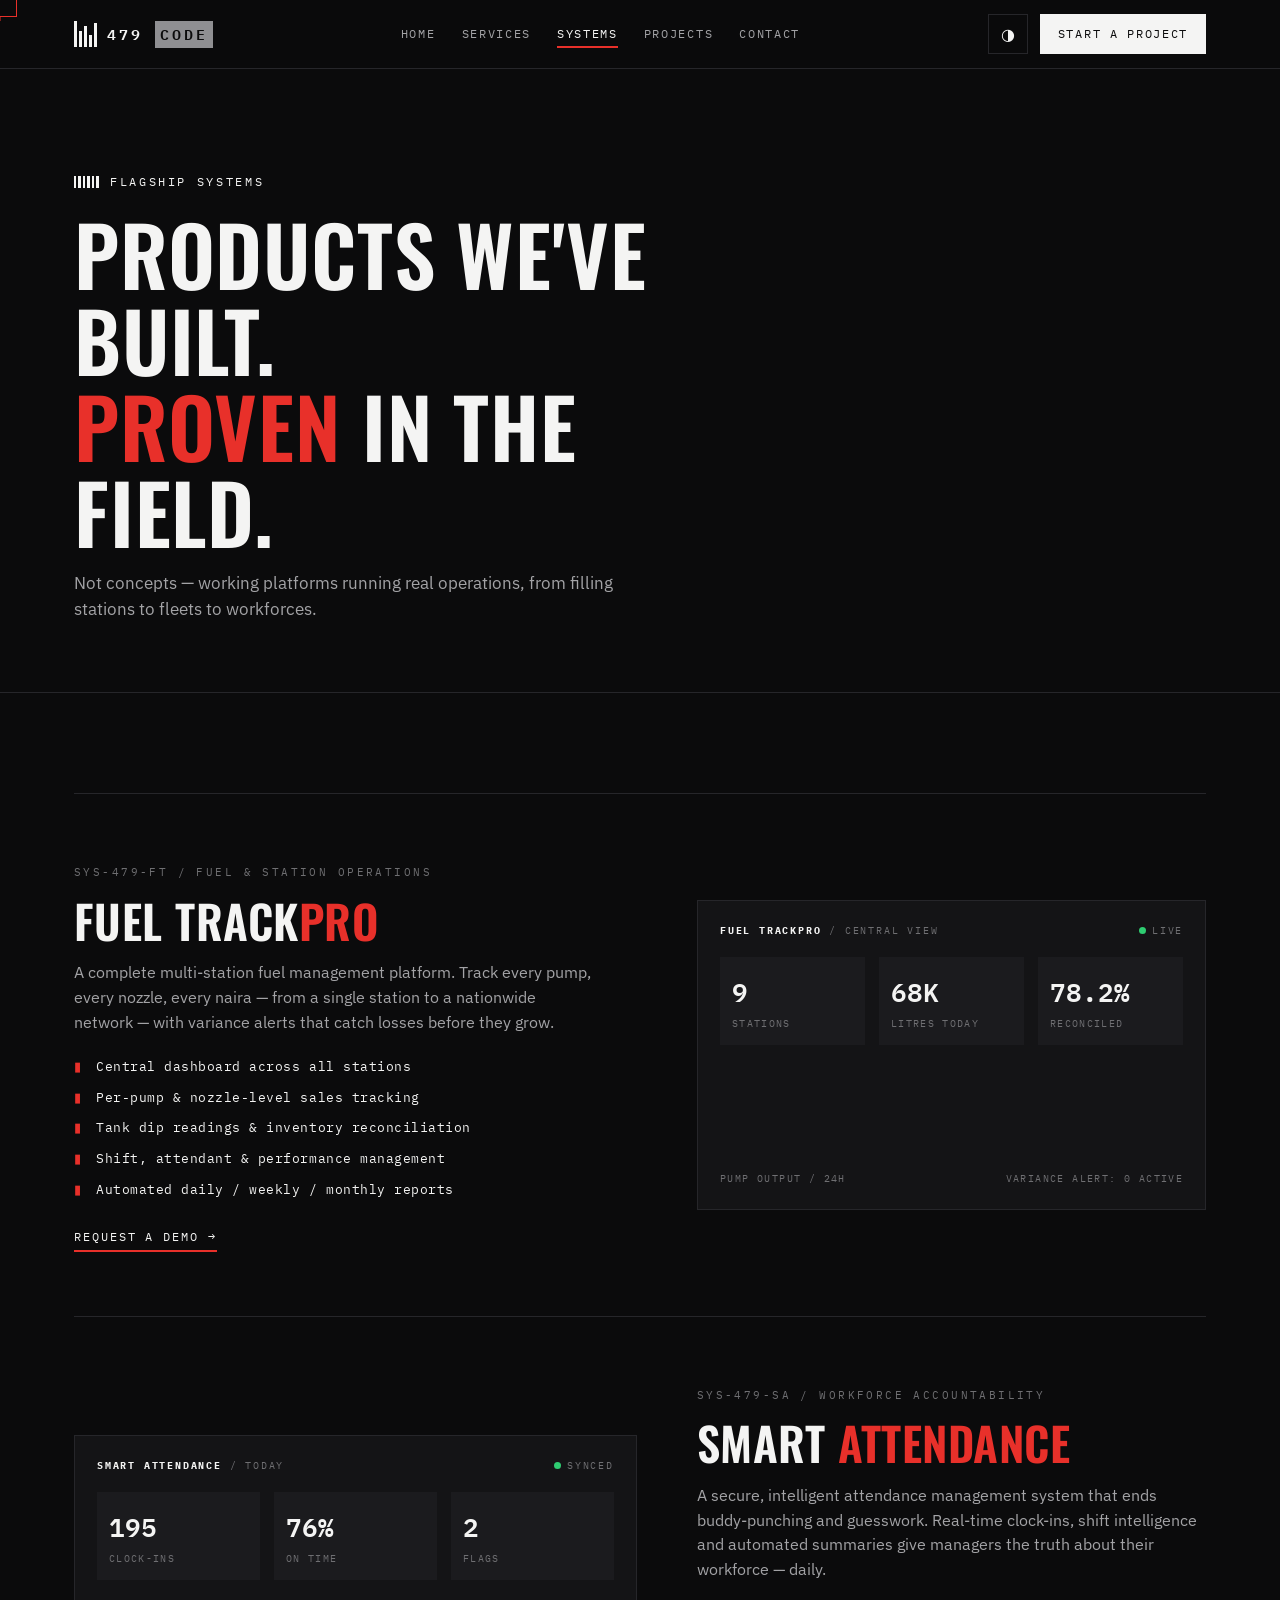
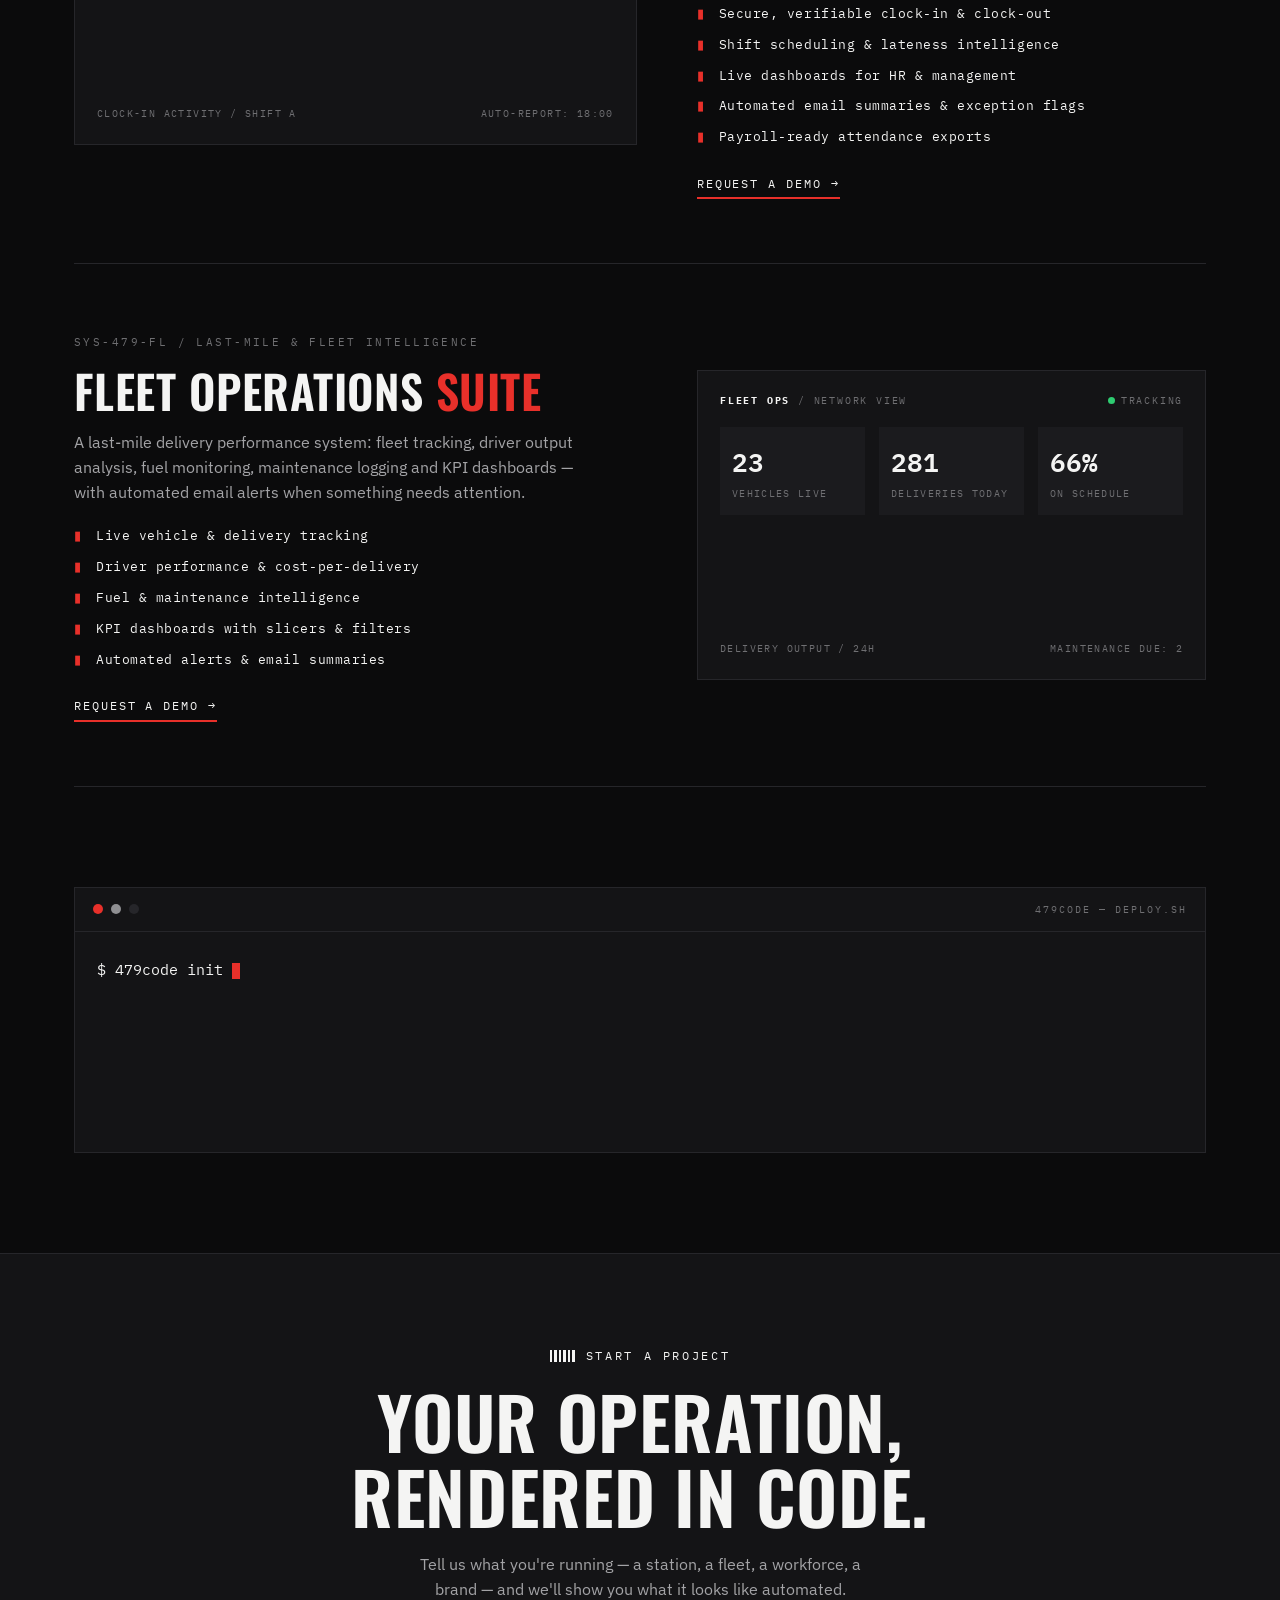
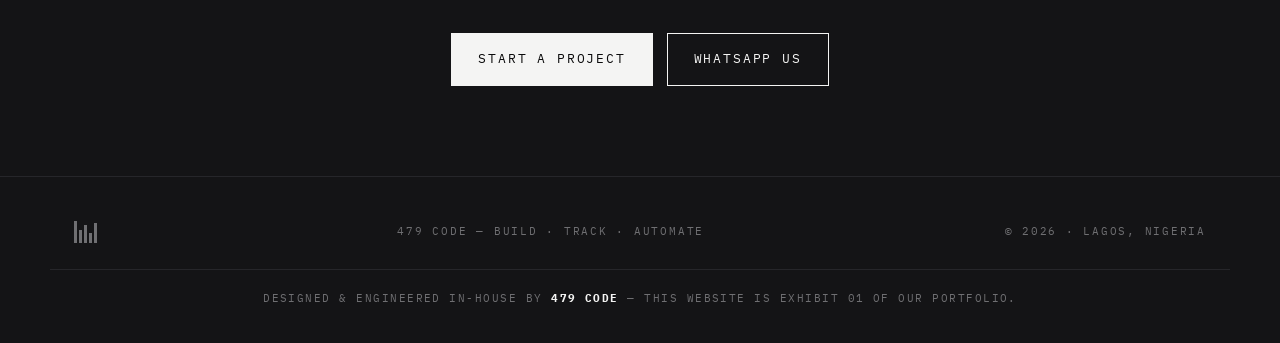
<file: 479code-repo/systems.html>
<!DOCTYPE html>
<html lang="en">
<head>
<meta charset="UTF-8">
<meta name="viewport" content="width=device-width, initial-scale=1.0">
<title>Systems — 479 CODE</title>
<meta name="description" content="Fuel TrackPro, Smart Attendance and the Fleet Operations Suite — flagship platforms by 479 CODE.">
<meta property="og:title" content="Systems — 479 CODE">
<meta property="og:description" content="Fuel TrackPro, Smart Attendance and the Fleet Operations Suite — flagship platforms by 479 CODE.">
<meta property="og:type" content="website">
<link rel="preconnect" href="https://fonts.googleapis.com">
<link rel="preconnect" href="https://fonts.gstatic.com" crossorigin>
<link href="https://fonts.googleapis.com/css2?family=Oswald:wght@400;500;600;700&family=IBM+Plex+Mono:wght@400;500;600&family=IBM+Plex+Sans:wght@400;500;600&display=swap" rel="stylesheet">
<link rel="stylesheet" href="assets/styles.css">
<script src="assets/main.js" defer></script>
</head>
<body>

<div id="progress"></div>
<div class="cursor-ring" id="cursor" aria-hidden="true"></div>

<nav>
  <div class="nav-in">
    <a class="logo" href="index.html" aria-label="479 CODE home">
      <span class="logo-bars" aria-hidden="true"><span></span><span></span><span></span><span></span><span></span></span>
      <span class="logo-txt">479 <em>CODE</em></span>
    </a>
    <div class="nav-links">
      <a href="index.html">Home</a>
      <a href="services.html">Services</a>
      <a href="systems.html" class="active">Systems</a>
      <a href="projects.html">Projects</a>
      <a href="contact.html">Contact</a>
    </div>
    <div class="nav-right">
      <button id="themeBtn" aria-label="Toggle theme">◑</button>
      <a class="nav-cta" href="contact.html">Start a project</a>
      <button id="menuBtn" aria-label="Menu" aria-expanded="false">☰</button>
    </div>
  </div>
</nav>

<header class="page-head">
  <div class="wrap">
    <span class="eyebrow">Flagship systems</span>
    <h1>Products we've built.<br><span style="color:var(--laser)">Proven</span> in the field.</h1>
    <p>Not concepts — working platforms running real operations, from filling stations to fleets to workforces.</p>
  </div>
</header>

<section style="padding-bottom:0">
  <div class="wrap">
    <div class="prod reveal">
      <div>
        <span class="tag">SYS-479-FT / Fuel &amp; Station Operations</span>
        <h3>Fuel Track<span class="accent">Pro</span></h3>
        <p>A complete multi-station fuel management platform. Track every pump, every nozzle, every naira — from a single station to a nationwide network — with variance alerts that catch losses before they grow.</p>
        <ul>
          <li>Central dashboard across all stations</li>
          <li>Per-pump &amp; nozzle-level sales tracking</li>
          <li>Tank dip readings &amp; inventory reconciliation</li>
          <li>Shift, attendant &amp; performance management</li>
          <li>Automated daily / weekly / monthly reports</li>
        </ul>
        <a class="prod-link" href="contact.html">Request a demo →</a>
      </div>
      <div class="mock tilt" aria-hidden="true">
        <div class="mock-top"><span><b>FUEL TRACKPRO</b> / CENTRAL VIEW</span><span><span class="dot"></span>LIVE</span></div>
        <div class="stat-row">
          <div class="stat"><div class="n" data-count="12">0</div><div class="l">Stations</div></div>
          <div class="stat"><div class="n"><span data-count="86">0</span>K</div><div class="l">Litres today</div></div>
          <div class="stat"><div class="n"><span data-count="99">0</span>.2%</div><div class="l">Reconciled</div></div>
        </div>
        <div class="pulsebar"><i style="animation-delay:0s"></i><i style="animation-delay:.2s"></i><i class="hot" style="animation-delay:.4s"></i><i style="animation-delay:.6s"></i><i style="animation-delay:.8s"></i><i style="animation-delay:1s"></i><i class="hot" style="animation-delay:1.2s"></i><i style="animation-delay:1.4s"></i><i style="animation-delay:1.6s"></i><i style="animation-delay:1.8s"></i></div>
        <div class="mock-foot"><span>PUMP OUTPUT / 24H</span><span>VARIANCE ALERT: 0 ACTIVE</span></div>
      </div>
    </div>

    <div class="prod reveal">
      <div class="mock tilt" aria-hidden="true">
        <div class="mock-top"><span><b>SMART ATTENDANCE</b> / TODAY</span><span><span class="dot"></span>SYNCED</span></div>
        <div class="stat-row">
          <div class="stat"><div class="n" data-count="248">0</div><div class="l">Clock-ins</div></div>
          <div class="stat"><div class="n"><span data-count="97">0</span>%</div><div class="l">On time</div></div>
          <div class="stat"><div class="n" data-count="3">0</div><div class="l">Flags</div></div>
        </div>
        <div class="pulsebar"><i style="animation-delay:.1s"></i><i style="animation-delay:.3s"></i><i style="animation-delay:.5s"></i><i class="hot" style="animation-delay:.7s"></i><i style="animation-delay:.9s"></i><i style="animation-delay:1.1s"></i><i style="animation-delay:1.3s"></i><i class="hot" style="animation-delay:1.5s"></i><i style="animation-delay:1.7s"></i><i style="animation-delay:1.9s"></i></div>
        <div class="mock-foot"><span>CLOCK-IN ACTIVITY / SHIFT A</span><span>AUTO-REPORT: 18:00</span></div>
      </div>
      <div>
        <span class="tag">SYS-479-SA / Workforce Accountability</span>
        <h3>Smart <span class="accent">Attendance</span></h3>
        <p>A secure, intelligent attendance management system that ends buddy-punching and guesswork. Real-time clock-ins, shift intelligence and automated summaries give managers the truth about their workforce — daily.</p>
        <ul>
          <li>Secure, verifiable clock-in &amp; clock-out</li>
          <li>Shift scheduling &amp; lateness intelligence</li>
          <li>Live dashboards for HR &amp; management</li>
          <li>Automated email summaries &amp; exception flags</li>
          <li>Payroll-ready attendance exports</li>
        </ul>
        <a class="prod-link" href="contact.html">Request a demo →</a>
      </div>
    </div>

    <div class="prod reveal">
      <div>
        <span class="tag">SYS-479-FL / Last-Mile &amp; Fleet Intelligence</span>
        <h3>Fleet Operations <span class="accent">Suite</span></h3>
        <p>A last-mile delivery performance system: fleet tracking, driver output analysis, fuel monitoring, maintenance logging and KPI dashboards — with automated email alerts when something needs attention.</p>
        <ul>
          <li>Live vehicle &amp; delivery tracking</li>
          <li>Driver performance &amp; cost-per-delivery</li>
          <li>Fuel &amp; maintenance intelligence</li>
          <li>KPI dashboards with slicers &amp; filters</li>
          <li>Automated alerts &amp; email summaries</li>
        </ul>
        <a class="prod-link" href="contact.html">Request a demo →</a>
      </div>
      <div class="mock tilt" aria-hidden="true">
        <div class="mock-top"><span><b>FLEET OPS</b> / NETWORK VIEW</span><span><span class="dot"></span>TRACKING</span></div>
        <div class="stat-row">
          <div class="stat"><div class="n" data-count="34">0</div><div class="l">Vehicles live</div></div>
          <div class="stat"><div class="n"><span data-count="412">0</span></div><div class="l">Deliveries today</div></div>
          <div class="stat"><div class="n"><span data-count="96">0</span>%</div><div class="l">On schedule</div></div>
        </div>
        <div class="pulsebar"><i style="animation-delay:.05s"></i><i class="hot" style="animation-delay:.25s"></i><i style="animation-delay:.45s"></i><i style="animation-delay:.65s"></i><i style="animation-delay:.85s"></i><i class="hot" style="animation-delay:1.05s"></i><i style="animation-delay:1.25s"></i><i style="animation-delay:1.45s"></i><i style="animation-delay:1.65s"></i><i style="animation-delay:1.85s"></i></div>
        <div class="mock-foot"><span>DELIVERY OUTPUT / 24H</span><span>MAINTENANCE DUE: 2</span></div>
      </div>
    </div>
  </div>
</section>

<section>
  <div class="wrap reveal">
    <div class="term-box">
      <div class="term-head"><i></i><i></i><i></i><span>479code — deploy.sh</span></div>
      <div class="term-body" id="termBody"></div>
    </div>
  </div>
</section>

<div class="cta-banner">
  <span class="eyebrow">Start a project</span>
  <h2>Your operation, rendered in code.</h2>
  <p>Tell us what you're running — a station, a fleet, a workforce, a brand — and we'll show you what it looks like automated.</p>
  <div class="hero-actions">
    <a class="btn btn-solid" href="contact.html">Start a project</a>
    <a class="btn btn-ghost" data-wa href="#" target="_blank" rel="noopener">WhatsApp us</a>
  </div>
</div>

<footer>
  <div class="foot-in">
    <span class="foot-bars" aria-hidden="true"><span></span><span></span><span></span><span></span><span></span></span>
    <span>479 CODE — Build · Track · Automate</span>
    <span>© 2026 · Lagos, Nigeria</span>
  </div>
  <div class="foot-credit">Designed &amp; engineered in-house by <b>479 CODE</b> — this website is Exhibit 01 of our portfolio.</div>
</footer>

<button id="toTop" aria-label="Back to top">▲</button>
</body>
</html>
</file>
<file: assets/styles.css>
/* ============ 479 CODE — shared styles (dark default / light theme) ============ */
:root{
  --bg:#0b0b0c;
  --fg:#f4f4f3;
  --muted:#a3a3a6;
  --soft:#6f6f72;
  --card:#141416;
  --card2:#1b1b1e;
  --line:#26262a;
  --band:#8f8f92;
  --band-txt:#0b0b0c;
  --laser:#e8302a;
  --ok:#2ecc71;
  --mono:'IBM Plex Mono',monospace;
  --sans:'IBM Plex Sans',sans-serif;
  --disp:'Oswald',sans-serif;
  --nav-bg:rgba(11,11,12,.86);
}
[data-theme="light"]{
  --bg:#fcfcfc;
  --fg:#0b0b0c;
  --muted:#4a4a4d;
  --soft:#8a8a8c;
  --card:#f4f4f2;
  --card2:#ebebe9;
  --line:#e2e2df;
  --band:#ababab;
  --band-txt:#0b0b0c;
  --nav-bg:rgba(252,252,252,.88);
}
*{margin:0;padding:0;box-sizing:border-box}
html{scroll-behavior:smooth}
body{background:var(--bg);color:var(--fg);font-family:var(--sans);line-height:1.6;overflow-x:hidden;transition:background .3s,color .3s}
::selection{background:var(--laser);color:#fff}
a{color:inherit}
img{max-width:100%}
.wrap{max-width:1180px;margin:0 auto;padding:0 24px}
h1,h2,h3{font-family:var(--disp);text-transform:uppercase;line-height:1.05;letter-spacing:.01em}
.eyebrow{font-family:var(--mono);font-size:12px;letter-spacing:.22em;text-transform:uppercase;display:inline-flex;align-items:center;gap:10px;color:var(--fg)}
.eyebrow::before{content:"";display:inline-block;width:26px;height:12px;background:repeating-linear-gradient(90deg,var(--fg) 0 2px,transparent 2px 4px,var(--fg) 4px 7px,transparent 7px 9px)}
.reveal{opacity:0;transform:translateY(26px);transition:opacity .7s ease,transform .7s cubic-bezier(.2,.7,.2,1)}
.reveal.in{opacity:1;transform:none}
@media (prefers-reduced-motion:reduce){
  .reveal{opacity:1;transform:none;transition:none}
  #loader{display:none}
  *,*::before,*::after{animation-duration:.001s!important;animation-iteration-count:1!important;transition-duration:.001s!important}
}

/* ---------- preloader ---------- */
#loader{position:fixed;inset:0;background:var(--bg);z-index:200;display:flex;flex-direction:column;align-items:center;justify-content:center;gap:22px;transition:transform .7s cubic-bezier(.7,0,.3,1),opacity .5s}
#loader.done{transform:translateY(-100%);opacity:0;pointer-events:none}
.load-bars{display:flex;align-items:flex-end;gap:5px;height:70px;position:relative;padding:0 6px}
.load-bars i{width:6px;background:var(--fg);animation:loadPulse 1s ease-in-out infinite;transform-origin:bottom}
@keyframes loadPulse{0%,100%{transform:scaleY(.35)}50%{transform:scaleY(1)}}
.load-laser{position:absolute;top:-10px;bottom:-10px;width:2px;background:var(--laser);box-shadow:0 0 12px 2px rgba(232,48,42,.6);animation:loadSweep 1.1s ease-in-out infinite alternate;left:0}
@keyframes loadSweep{to{left:100%}}
.load-txt{font-family:var(--mono);font-size:11px;letter-spacing:.34em;text-transform:uppercase;color:var(--soft)}

#progress{position:fixed;top:0;left:0;height:3px;width:0;background:var(--laser);z-index:120;box-shadow:0 0 8px rgba(232,48,42,.5)}

@media (pointer:fine){
  .cursor-ring{position:fixed;top:0;left:0;width:34px;height:34px;border:1.5px solid var(--laser);z-index:150;pointer-events:none;transform:translate(-50%,-50%);transition:width .18s,height .18s,background .18s}
  .cursor-ring::before,.cursor-ring::after{content:"";position:absolute;background:var(--laser)}
  .cursor-ring::before{left:50%;top:-5px;width:1px;height:4px;transform:translateX(-50%)}
  .cursor-ring::after{left:50%;bottom:-5px;width:1px;height:4px;transform:translateX(-50%)}
  .cursor-ring.hov{width:52px;height:52px;background:rgba(232,48,42,.08)}
}

/* ---------- nav ---------- */
nav{position:fixed;top:0;left:0;right:0;z-index:90;background:var(--nav-bg);backdrop-filter:blur(10px);border-bottom:1px solid var(--line)}
.nav-in{max-width:1180px;margin:0 auto;padding:14px 24px;display:flex;align-items:center;justify-content:space-between;gap:16px}
.logo{display:flex;align-items:flex-end;gap:10px;text-decoration:none}
.logo-bars{display:flex;align-items:flex-end;gap:2px;height:26px}
.logo-bars span{width:3px;background:var(--fg)}
.logo-bars span:nth-child(1){height:100%}.logo-bars span:nth-child(2){height:62%}.logo-bars span:nth-child(3){height:80%}.logo-bars span:nth-child(4){height:46%}.logo-bars span:nth-child(5){height:92%}
.logo-txt{font-family:var(--mono);font-weight:600;font-size:15px;letter-spacing:.2em;color:var(--fg)}
.logo-txt em{font-style:normal;background:var(--band);color:var(--band-txt);padding:1px 5px}
.nav-links{display:flex;gap:26px;font-family:var(--mono);font-size:12px;letter-spacing:.14em;text-transform:uppercase}
.nav-links a{text-decoration:none;position:relative;padding:4px 0;color:var(--muted)}
.nav-links a:hover,.nav-links a:focus-visible{color:var(--fg)}
.nav-links a::after{content:"";position:absolute;left:0;bottom:0;height:2px;width:0;background:var(--laser);transition:width .25s}
.nav-links a:hover::after{width:100%}
.nav-links a.active{color:var(--fg)}
.nav-links a.active::after{width:100%}
.nav-right{display:flex;align-items:center;gap:12px}
.nav-cta{font-family:var(--mono);font-size:12px;letter-spacing:.14em;text-transform:uppercase;text-decoration:none;background:var(--fg);color:var(--bg);padding:10px 18px;transition:background .2s,color .2s}
.nav-cta:hover{background:var(--laser);color:#fff}
#themeBtn{background:none;border:1.5px solid var(--line);color:var(--fg);width:40px;height:40px;cursor:pointer;font-size:16px;display:flex;align-items:center;justify-content:center;transition:.2s}
#themeBtn:hover{border-color:var(--laser);color:var(--laser)}
#menuBtn{display:none;background:none;border:1.5px solid var(--line);color:var(--fg);width:40px;height:40px;cursor:pointer;font-size:18px;align-items:center;justify-content:center}
@media(max-width:920px){
  #menuBtn{display:flex}
  .nav-cta{display:none}
  .nav-links{display:none;position:fixed;top:69px;left:0;right:0;background:var(--bg);border-bottom:1px solid var(--line);flex-direction:column;gap:0;padding:10px 0}
  .nav-links.open{display:flex}
  .nav-links a{padding:15px 24px;font-size:13px;border-bottom:1px solid var(--line)}
  .nav-links a:last-child{border-bottom:none}
  .nav-links a::after{display:none}
  .nav-links a.active{color:var(--laser)}
}

/* ---------- hero / page head ---------- */
.hero{min-height:100svh;display:flex;flex-direction:column;justify-content:flex-end;position:relative;padding-top:130px}
.hero-copy{position:relative;z-index:3;padding-bottom:24px}
.hero h1{font-size:clamp(40px,8.2vw,110px);font-weight:600;margin:14px 0 18px;max-width:16ch}
.hero h1 .scan-word{color:var(--laser)}
.hero p{max-width:52ch;font-size:17px;color:var(--muted)}
.hero-actions{display:flex;gap:14px;margin-top:28px;flex-wrap:wrap}
.btn{font-family:var(--mono);font-size:13px;letter-spacing:.14em;text-transform:uppercase;text-decoration:none;padding:15px 26px;display:inline-block;border:1.5px solid var(--fg);transition:.2s;background:none;color:var(--fg);cursor:pointer;text-align:center}
.btn-solid{background:var(--fg);color:var(--bg)}
.btn-solid:hover{background:var(--laser);border-color:var(--laser);color:#fff}
.btn-ghost:hover{background:var(--fg);color:var(--bg)}
@media(max-width:640px){.hero-actions{flex-direction:column}.hero-actions .btn{width:100%}}

.page-head{padding:170px 0 70px;border-bottom:1px solid var(--line)}
.page-head h1{font-size:clamp(38px,6.4vw,84px);font-weight:600;margin:14px 0 16px;max-width:16ch}
.page-head p{max-width:56ch;color:var(--muted);font-size:16.5px}

.barfield{position:relative;height:min(36vh,340px);display:flex;align-items:flex-end;gap:clamp(3px,1vw,10px);padding:0 24px;overflow:hidden}
.barfield .bar{flex:1;background:var(--fg);transform-origin:bottom;animation:rise .9s cubic-bezier(.2,.8,.2,1) both;transition:background .3s}
@keyframes rise{from{transform:scaleY(0)}to{transform:scaleY(1)}}
.laser{position:absolute;top:-6%;bottom:-6%;width:3px;background:var(--laser);box-shadow:0 0 14px 3px rgba(232,48,42,.55);left:-2%;animation:sweep 5.5s ease-in-out infinite;z-index:2}
@keyframes sweep{0%{left:-2%;opacity:0}6%{opacity:1}48%{left:102%;opacity:1}54%{opacity:0}100%{left:-2%;opacity:0}}
.hero-band{background:var(--band);position:relative;z-index:3}
.hero-band .band-in{max-width:1180px;margin:0 auto;padding:16px 24px;display:flex;align-items:center;justify-content:space-between;gap:20px;font-family:var(--mono);letter-spacing:.34em;font-size:clamp(13px,2.4vw,22px);font-weight:600;color:var(--band-txt)}
.hero-band .divider{width:4px;height:1.4em;background:var(--band-txt);display:inline-block;vertical-align:middle}
.band-meta{font-size:11px;letter-spacing:.18em;text-align:right;line-height:1.5;font-weight:400}
@media(max-width:640px){.band-meta{display:none}}

/* ---------- marquee ---------- */
.marquee{background:var(--card);color:var(--fg);overflow:hidden;padding:14px 0;border-bottom:1px solid var(--line)}
.marquee-track{display:flex;gap:56px;width:max-content;animation:mq 26s linear infinite;font-family:var(--mono);font-size:13px;letter-spacing:.2em;text-transform:uppercase;white-space:nowrap}
.marquee-track span::before{content:"▮▯▮ ";color:var(--laser)}
@keyframes mq{to{transform:translateX(-50%)}}

/* ---------- sections ---------- */
section{padding:100px 0}
@media(max-width:640px){section{padding:70px 0}}
.sec-head{display:flex;align-items:flex-end;justify-content:space-between;gap:30px;margin-bottom:56px;flex-wrap:wrap}
.sec-head h2{font-size:clamp(32px,5vw,62px);font-weight:600;max-width:15ch}
.sec-head p{max-width:42ch;color:var(--muted)}

/* services */
.svc-grid{display:grid;grid-template-columns:repeat(auto-fit,minmax(260px,1fr));gap:1px;background:var(--line);border:1px solid var(--line)}
.svc{background:var(--bg);padding:34px 28px 30px;position:relative;overflow:hidden;transition:background .25s;display:block;text-decoration:none}
.svc:hover{background:var(--card)}
.svc .code{font-family:var(--mono);font-size:11px;letter-spacing:.2em;color:var(--soft)}
.svc .minibar{display:flex;align-items:flex-end;gap:3px;height:44px;margin:20px 0 18px}
.svc .minibar i{width:4px;background:var(--fg);transition:height .35s cubic-bezier(.2,.8,.2,1),background .3s}
.svc h3{font-size:22px;font-weight:600;margin-bottom:10px}
.svc p{font-size:14.5px;color:var(--muted)}
.svc .scanline{position:absolute;left:0;right:0;top:0;height:2px;background:var(--laser);transform:translateX(-101%);transition:transform .5s ease}
.svc:hover .scanline{transform:translateX(0)}
.svc:hover .minibar i{height:var(--hh)!important}
.svc .more{font-family:var(--mono);font-size:11px;letter-spacing:.16em;text-transform:uppercase;color:var(--laser);margin-top:16px;display:inline-block}

/* products */
.prod{display:grid;grid-template-columns:1.05fr .95fr;gap:60px;align-items:center;padding:64px 0;border-top:1px solid var(--line)}
.prod:last-of-type{border-bottom:1px solid var(--line)}
.prod .tag{font-family:var(--mono);font-size:11px;letter-spacing:.22em;color:var(--soft);text-transform:uppercase}
.prod h3{font-size:clamp(28px,3.6vw,46px);font-weight:600;margin:12px 0 16px}
.prod h3 .accent{color:var(--laser)}
.prod p{color:var(--muted);font-size:15.5px;max-width:52ch}
.prod ul{list-style:none;margin-top:22px;display:grid;gap:10px}
.prod li{font-family:var(--mono);font-size:13px;letter-spacing:.04em;color:var(--fg);padding-left:22px;position:relative}
.prod li::before{content:"▮";position:absolute;left:0;color:var(--laser)}
.prod-link{display:inline-block;margin-top:26px;font-family:var(--mono);font-size:12px;letter-spacing:.16em;text-transform:uppercase;text-decoration:none;border-bottom:2px solid var(--laser);padding-bottom:4px;transition:color .2s;color:var(--fg)}
.prod-link:hover{color:var(--laser)}
.mock{background:var(--card);border:1px solid var(--line);padding:22px;font-family:var(--mono);transition:transform .3s ease,box-shadow .3s ease;will-change:transform}
.mock:hover{box-shadow:0 24px 60px rgba(0,0,0,.35)}
.mock-top{display:flex;justify-content:space-between;font-size:10px;letter-spacing:.18em;color:var(--soft);text-transform:uppercase;margin-bottom:18px;gap:10px;flex-wrap:wrap}
.mock-top b{color:var(--fg)}
.stat-row{display:grid;grid-template-columns:repeat(3,1fr);gap:14px;margin-bottom:20px}
.stat{background:var(--card2);padding:14px 12px}
.stat .n{font-size:clamp(18px,2vw,26px);font-weight:600;color:var(--fg)}
.stat .l{font-size:9.5px;letter-spacing:.14em;color:var(--soft);text-transform:uppercase;margin-top:4px}
.pulsebar{display:flex;align-items:flex-end;gap:5px;height:90px}
.pulsebar i{flex:1;background:var(--line);animation:pulse 2.6s ease-in-out infinite;transform-origin:bottom}
.pulsebar i.hot{background:var(--laser)}
@keyframes pulse{0%,100%{transform:scaleY(.55)}50%{transform:scaleY(1)}}
.mock-foot{margin-top:16px;font-size:10px;letter-spacing:.14em;color:var(--soft);display:flex;justify-content:space-between;gap:10px;flex-wrap:wrap}
.dot{display:inline-block;width:7px;height:7px;border-radius:50%;background:var(--ok);margin-right:6px;animation:blink 1.6s infinite}
@keyframes blink{50%{opacity:.25}}
@media(max-width:900px){.prod{grid-template-columns:1fr;gap:36px}}

/* terminal */
.term-box{background:var(--card);border:1px solid var(--line);font-family:var(--mono);font-size:clamp(11.5px,1.5vw,14.5px);line-height:1.9}
.term-head{display:flex;align-items:center;gap:8px;padding:12px 18px;border-bottom:1px solid var(--line)}
.term-head i{width:10px;height:10px;border-radius:50%;background:var(--line)}
.term-head i:nth-child(1){background:var(--laser)}
.term-head i:nth-child(2){background:var(--band)}
.term-head span{margin-left:auto;font-size:10px;letter-spacing:.2em;color:var(--soft);text-transform:uppercase}
.term-body{padding:24px 22px;min-height:220px;color:var(--muted)}
.term-body .ln{white-space:pre-wrap;word-break:break-word}
.term-body .k{color:var(--soft)}
.term-body .ok{color:var(--ok)}
.term-body .ln:not(.k):not(.ok){color:var(--fg)}
.caret{display:inline-block;width:8px;height:1.1em;background:var(--laser);vertical-align:text-bottom;animation:blink 1s steps(1) infinite}

/* projects */
.filters{display:flex;gap:10px;flex-wrap:wrap;margin-bottom:44px}
.filter-btn{font-family:var(--mono);font-size:11.5px;letter-spacing:.16em;text-transform:uppercase;background:none;border:1.5px solid var(--line);color:var(--muted);padding:10px 18px;cursor:pointer;transition:.2s;position:relative}
.filter-btn:hover{border-color:var(--fg);color:var(--fg)}
.filter-btn.on{background:var(--fg);border-color:var(--fg);color:var(--bg)}
.filter-btn.on::after{content:"";position:absolute;left:0;right:0;bottom:-1.5px;height:2px;background:var(--laser)}
.exh-grid{display:grid;grid-template-columns:repeat(auto-fit,minmax(270px,1fr));gap:26px}
.exh{border:1px solid var(--line);padding:30px 26px;position:relative;overflow:hidden;background:var(--bg);transition:transform .3s ease,box-shadow .3s ease,opacity .35s ease}
.exh:hover{transform:translateY(-6px);box-shadow:0 18px 44px rgba(0,0,0,.3)}
.exh.hide{display:none}
.exh.featured{background:var(--card);border-color:var(--laser)}
.exh .num{font-family:var(--mono);font-size:11px;letter-spacing:.22em;color:var(--soft)}
.exh h3{font-size:21px;font-weight:600;margin:14px 0 8px}
.exh p{font-size:14px;color:var(--muted)}
.exh .live{display:inline-flex;align-items:center;font-family:var(--mono);font-size:10px;letter-spacing:.2em;text-transform:uppercase;margin-top:18px;color:var(--ok)}
.exh .badge{position:absolute;top:0;right:0;background:var(--laser);color:#fff;font-family:var(--mono);font-size:9.5px;letter-spacing:.18em;padding:6px 12px;text-transform:uppercase}
.exh .meta{display:flex;justify-content:space-between;align-items:center;font-family:var(--mono);font-size:10.5px;letter-spacing:.18em;text-transform:uppercase;color:var(--soft);margin-top:18px;padding-top:14px;border-top:1px solid var(--line)}

/* stats band */
.stats{background:var(--band)}
.stats-in{display:grid;grid-template-columns:repeat(auto-fit,minmax(180px,1fr));gap:1px;background:rgba(0,0,0,.25)}
.stat-big{background:var(--band);padding:44px 30px;color:var(--band-txt)}
.stat-big .n{font-family:var(--disp);font-size:clamp(38px,5vw,64px);font-weight:600;line-height:1}
.stat-big .l{font-family:var(--mono);font-size:11px;letter-spacing:.2em;text-transform:uppercase;margin-top:8px;opacity:.75}

/* process */
.proc-grid{display:grid;grid-template-columns:repeat(auto-fit,minmax(230px,1fr));gap:40px}
.proc h3{font-size:19px;margin:14px 0 8px}
.proc p{font-size:14.5px;color:var(--muted)}
.proc .step{font-family:var(--mono);font-size:12px;letter-spacing:.2em;color:var(--laser)}

/* faq-style detail rows */
.detail{border-top:1px solid var(--line);padding:34px 0;display:grid;grid-template-columns:220px 1fr;gap:30px}
.detail:last-child{border-bottom:1px solid var(--line)}
.detail .d-tag{font-family:var(--mono);font-size:11px;letter-spacing:.2em;text-transform:uppercase;color:var(--laser)}
.detail h3{font-size:20px;margin-bottom:8px}
.detail p{color:var(--muted);font-size:15px;max-width:64ch}
@media(max-width:720px){.detail{grid-template-columns:1fr;gap:8px}}

/* contact */
.contact-grid{display:grid;grid-template-columns:1fr 1fr;gap:70px;align-items:start}
.contact-grid h2{font-size:clamp(34px,5vw,64px);font-weight:600;margin:16px 0 20px}
.contact-grid .lead{color:var(--muted);max-width:44ch}
.c-form{display:grid;gap:16px;background:var(--card);border:1px solid var(--line);padding:30px}
.c-form label{font-family:var(--mono);font-size:10.5px;letter-spacing:.2em;text-transform:uppercase;color:var(--soft);display:block;margin-bottom:7px}
.c-form input,.c-form select,.c-form textarea{width:100%;background:var(--card2);border:1px solid var(--line);color:var(--fg);padding:13px 14px;font-family:var(--sans);font-size:14.5px;outline:none;transition:border-color .2s}
.c-form input:focus,.c-form select:focus,.c-form textarea:focus{border-color:var(--laser)}
.c-form textarea{min-height:110px;resize:vertical}
.c-note{font-family:var(--mono);font-size:10.5px;letter-spacing:.12em;color:var(--soft);text-transform:uppercase}
.c-direct{margin-top:30px;display:grid;gap:12px;font-family:var(--mono);font-size:13px;letter-spacing:.08em}
.c-direct a{text-decoration:none;border-bottom:1px solid var(--line);padding-bottom:2px;width:fit-content;transition:.2s}
.c-direct a:hover{color:var(--laser);border-color:var(--laser)}
@media(max-width:900px){.contact-grid{grid-template-columns:1fr;gap:44px}}

/* CTA banner */
.cta-banner{background:var(--card);border-top:1px solid var(--line);text-align:center;padding:90px 24px}
.cta-banner h2{font-size:clamp(32px,5.6vw,72px);font-weight:600;margin:14px auto 18px;max-width:16ch}
.cta-banner p{color:var(--muted);max-width:46ch;margin:0 auto 30px}
.cta-banner .hero-actions{justify-content:center}

/* footer */
footer{background:var(--card);color:var(--soft);border-top:1px solid var(--line);padding:44px 0 36px}
.foot-in{max-width:1180px;margin:0 auto;padding:0 24px;display:flex;align-items:center;justify-content:space-between;gap:24px;flex-wrap:wrap;font-family:var(--mono);font-size:11px;letter-spacing:.16em;text-transform:uppercase}
.foot-bars{display:flex;align-items:flex-end;gap:2px;height:22px}
.foot-bars span{width:3px;background:var(--soft)}
.foot-bars span:nth-child(1){height:100%}.foot-bars span:nth-child(2){height:60%}.foot-bars span:nth-child(3){height:82%}.foot-bars span:nth-child(4){height:44%}.foot-bars span:nth-child(5){height:90%}
.foot-credit{max-width:1180px;margin:26px auto 0;padding:20px 24px 0;border-top:1px solid var(--line);font-family:var(--mono);font-size:10.5px;letter-spacing:.14em;color:var(--soft);text-transform:uppercase;text-align:center}
.foot-credit b{color:var(--fg)}

#toTop{position:fixed;right:18px;bottom:18px;z-index:60;background:var(--card);color:var(--fg);border:1px solid var(--line);width:46px;height:46px;font-family:var(--mono);font-size:16px;cursor:pointer;opacity:0;pointer-events:none;transition:.3s}
#toTop.show{opacity:1;pointer-events:auto}
#toTop:hover{background:var(--laser);color:#fff}

/* ============ ADDITIONS v4 ============ */

/* --- WhatsApp floating button --- */
.wa-float{position:fixed;bottom:24px;right:24px;z-index:80;width:56px;height:56px;background:#25d366;border-radius:50%;display:flex;align-items:center;justify-content:center;box-shadow:0 4px 20px rgba(37,211,102,.45);text-decoration:none;transition:transform .2s,box-shadow .2s;animation:waPop .6s cubic-bezier(.2,.8,.2,1) 2s both}
.wa-float:hover{transform:scale(1.12);box-shadow:0 6px 28px rgba(37,211,102,.6)}
.wa-float svg{width:30px;height:30px;fill:#fff}
@keyframes waPop{from{transform:scale(0);opacity:0}to{transform:scale(1);opacity:1}}
.wa-float .wa-tip{position:absolute;right:66px;background:var(--card);color:var(--fg);font-family:var(--mono);font-size:11px;letter-spacing:.14em;text-transform:uppercase;padding:8px 14px;white-space:nowrap;border:1px solid var(--line);opacity:0;pointer-events:none;transition:opacity .2s}
.wa-float:hover .wa-tip{opacity:1}

/* --- testimonials --- */
.testi-grid{display:grid;grid-template-columns:repeat(auto-fit,minmax(280px,1fr));gap:26px}
.testi{background:var(--card);border:1px solid var(--line);padding:30px;position:relative;transition:transform .3s,box-shadow .3s}
.testi:hover{transform:translateY(-4px);box-shadow:0 16px 40px rgba(0,0,0,.25)}
.testi::before{content:'\201C';font-family:var(--disp);font-size:80px;color:var(--laser);line-height:.8;display:block;margin-bottom:10px}
.testi p{font-size:15px;color:var(--muted);font-style:italic;line-height:1.7}
.testi .author{margin-top:20px;display:flex;align-items:center;gap:14px}
.testi .av{width:42px;height:42px;background:var(--laser);display:flex;align-items:center;justify-content:center;font-family:var(--mono);font-size:15px;font-weight:600;color:#fff;flex-shrink:0}
.testi .name{font-family:var(--mono);font-size:12px;letter-spacing:.14em;text-transform:uppercase;color:var(--fg)}
.testi .role{font-family:var(--mono);font-size:10px;letter-spacing:.12em;color:var(--soft);text-transform:uppercase;margin-top:3px}
.stars{color:var(--laser);font-size:13px;letter-spacing:2px;margin-bottom:14px}

/* --- pricing --- */
.price-grid{display:grid;grid-template-columns:repeat(auto-fit,minmax(270px,1fr));gap:1px;background:var(--line);border:1px solid var(--line)}
.price-card{background:var(--bg);padding:36px 28px;position:relative;transition:background .25s}
.price-card:hover{background:var(--card)}
.price-card.featured{background:var(--laser)!important;color:#fff}
.price-card.featured .eyebrow,.price-card.featured .p-desc,.price-card.featured .p-feat{color:rgba(255,255,255,.8)}
.price-card.featured .p-price{color:#fff}
.price-card.featured .p-feat::before{color:#fff}
.price-card .eyebrow{color:var(--soft);margin-bottom:16px}
.price-card .eyebrow::before{background:repeating-linear-gradient(90deg,var(--soft) 0 2px,transparent 2px 4px,var(--soft) 4px 7px,transparent 7px 9px)}
.price-card.featured .eyebrow::before{background:repeating-linear-gradient(90deg,rgba(255,255,255,.7) 0 2px,transparent 2px 4px,rgba(255,255,255,.7) 4px 7px,transparent 7px 9px)}
.p-name{font-family:var(--disp);font-size:26px;font-weight:600;text-transform:uppercase;margin-bottom:8px}
.p-price{font-family:var(--mono);font-size:13px;letter-spacing:.1em;color:var(--muted);margin-bottom:20px}
.p-desc{font-size:14px;color:var(--muted);margin-bottom:24px;min-height:52px}
.p-feats{list-style:none;display:grid;gap:10px;margin-bottom:28px}
.p-feat{font-family:var(--mono);font-size:12.5px;letter-spacing:.04em;color:var(--fg);padding-left:20px;position:relative}
.p-feat::before{content:"▮";position:absolute;left:0;color:var(--laser)}
.price-card.featured .p-feat::before{color:#fff}
.price-card .btn{width:100%;text-align:center}
.price-card.featured .btn{background:#fff;color:var(--laser);border-color:#fff}
.price-card.featured .btn:hover{background:var(--ink);color:#fff;border-color:var(--ink)}
.price-badge{position:absolute;top:0;right:0;background:var(--ink);color:#fff;font-family:var(--mono);font-size:9px;letter-spacing:.2em;padding:6px 12px;text-transform:uppercase}

/* --- blog --- */
.blog-grid{display:grid;grid-template-columns:repeat(auto-fit,minmax(280px,1fr));gap:26px}
.blog-card{border:1px solid var(--line);background:var(--bg);transition:transform .3s,box-shadow .3s;text-decoration:none;color:inherit;display:block}
.blog-card:hover{transform:translateY(-5px);box-shadow:0 16px 40px rgba(0,0,0,.25)}
.blog-img{height:180px;background:var(--card);position:relative;overflow:hidden;display:flex;align-items:center;justify-content:center}
.blog-bars{display:flex;align-items:flex-end;gap:4px;height:80px;opacity:.4}
.blog-bars i{width:6px;background:var(--fg)}
.blog-laser{position:absolute;top:0;bottom:0;width:2px;background:var(--laser);box-shadow:0 0 10px 2px rgba(232,48,42,.5);animation:sweep 3s ease-in-out infinite}
.blog-body{padding:24px}
.blog-cat{font-family:var(--mono);font-size:10px;letter-spacing:.22em;text-transform:uppercase;color:var(--laser);margin-bottom:10px}
.blog-card h3{font-size:19px;font-weight:600;margin-bottom:10px;line-height:1.2}
.blog-card p{font-size:14px;color:var(--muted);line-height:1.6}
.blog-meta{padding:16px 24px;border-top:1px solid var(--line);font-family:var(--mono);font-size:10.5px;letter-spacing:.14em;color:var(--soft);text-transform:uppercase;display:flex;justify-content:space-between}

/* --- estimator --- */
.estimator{background:var(--card);border:1px solid var(--line);padding:40px}
.est-steps{display:grid;gap:24px}
.est-step{display:none}
.est-step.active{display:block}
.est-q{font-family:var(--disp);font-size:clamp(20px,3vw,32px);font-weight:600;margin-bottom:24px;text-transform:uppercase}
.est-opts{display:flex;flex-wrap:wrap;gap:12px;margin-bottom:28px}
.est-opt{font-family:var(--mono);font-size:12px;letter-spacing:.14em;text-transform:uppercase;background:none;border:1.5px solid var(--line);color:var(--muted);padding:12px 20px;cursor:pointer;transition:.2s}
.est-opt:hover,.est-opt.selected{border-color:var(--laser);color:var(--laser)}
.est-opt.selected{background:rgba(232,48,42,.08)}
.est-nav{display:flex;gap:12px;align-items:center;flex-wrap:wrap}
.est-progress{font-family:var(--mono);font-size:11px;letter-spacing:.2em;color:var(--soft);text-transform:uppercase;margin-left:auto}
.est-result{display:none;text-align:center;padding:20px 0}
.est-result.show{display:block}
.est-price{font-family:var(--disp);font-size:clamp(36px,6vw,72px);font-weight:600;color:var(--laser);line-height:1;margin:16px 0}
.est-note{font-family:var(--mono);font-size:12px;letter-spacing:.12em;color:var(--soft);text-transform:uppercase;max-width:44ch;margin:0 auto 28px}
.est-bar{height:3px;background:var(--line);margin-bottom:32px;position:relative}
.est-bar-fill{height:100%;background:var(--laser);transition:width .4s ease}

/* --- case studies --- */
.case-grid{display:grid;gap:1px;background:var(--line)}
.case{display:grid;grid-template-columns:1fr 2fr;gap:0;background:var(--bg);transition:background .25s}
.case:hover{background:var(--card)}
.case-left{padding:40px 36px;border-right:1px solid var(--line)}
.case-right{padding:40px 36px}
.case .tag{font-family:var(--mono);font-size:10px;letter-spacing:.22em;color:var(--laser);text-transform:uppercase;margin-bottom:12px}
.case h3{font-size:clamp(22px,3vw,34px);font-weight:600;margin-bottom:8px}
.case .client{font-family:var(--mono);font-size:11px;letter-spacing:.18em;color:var(--soft);text-transform:uppercase}
.case-stats{display:grid;grid-template-columns:repeat(3,1fr);gap:20px;margin-bottom:24px}
.case-stat .n{font-family:var(--disp);font-size:clamp(28px,4vw,48px);font-weight:600;color:var(--laser);line-height:1}
.case-stat .l{font-family:var(--mono);font-size:10px;letter-spacing:.16em;color:var(--soft);text-transform:uppercase;margin-top:4px}
.case p{font-size:15px;color:var(--muted);max-width:60ch}
@media(max-width:720px){.case{grid-template-columns:1fr}.case-left{border-right:none;border-bottom:1px solid var(--line);padding:28px 24px}.case-right{padding:28px 24px}.case-stats{grid-template-columns:repeat(3,1fr)}}

/* --- live chat widget --- */
#chatBtn{position:fixed;bottom:90px;right:24px;z-index:80;width:56px;height:56px;background:var(--laser);border:none;border-radius:50%;cursor:pointer;display:flex;align-items:center;justify-content:center;box-shadow:0 4px 20px rgba(232,48,42,.4);transition:transform .2s,box-shadow .2s;animation:waPop .6s cubic-bezier(.2,.8,.2,1) 2.2s both}
#chatBtn:hover{transform:scale(1.1);box-shadow:0 6px 28px rgba(232,48,42,.6)}
#chatBtn svg{width:26px;height:26px;fill:#fff}
#chatBox{position:fixed;bottom:160px;right:24px;z-index:80;width:340px;background:var(--bg);border:1px solid var(--line);box-shadow:0 20px 60px rgba(0,0,0,.4);display:none;flex-direction:column;max-height:480px}
#chatBox.open{display:flex}
.chat-head{background:var(--laser);padding:16px 18px;display:flex;align-items:center;justify-content:space-between}
.chat-head span{font-family:var(--mono);font-size:12px;letter-spacing:.14em;text-transform:uppercase;color:#fff}
.chat-head button{background:none;border:none;color:#fff;cursor:pointer;font-size:18px;line-height:1}
.chat-msgs{flex:1;overflow-y:auto;padding:16px;display:flex;flex-direction:column;gap:12px;min-height:200px}
.chat-msg{max-width:85%;padding:10px 14px;font-size:13.5px;line-height:1.5}
.chat-msg.bot{background:var(--card);color:var(--fg);align-self:flex-start;border-left:2px solid var(--laser)}
.chat-msg.usr{background:var(--laser);color:#fff;align-self:flex-end}
.chat-msg.typing{color:var(--soft);font-style:italic}
.chat-foot{border-top:1px solid var(--line);display:flex;gap:0}
.chat-foot input{flex:1;background:none;border:none;padding:14px 16px;font-family:var(--sans);font-size:14px;color:var(--fg);outline:none}
.chat-foot input::placeholder{color:var(--soft)}
.chat-foot button{background:var(--laser);border:none;color:#fff;padding:14px 18px;cursor:pointer;font-family:var(--mono);font-size:12px;letter-spacing:.1em;text-transform:uppercase;transition:background .2s}
.chat-foot button:hover{background:var(--ink)}
@media(max-width:400px){#chatBox{width:calc(100vw - 20px);right:10px}}
</file>
<file: 479code-repo/assets/styles.css>
/* ============ 479 CODE — shared styles (dark default / light theme) ============ */
:root{
  --bg:#0b0b0c;
  --fg:#f4f4f3;
  --muted:#a3a3a6;
  --soft:#6f6f72;
  --card:#141416;
  --card2:#1b1b1e;
  --line:#26262a;
  --band:#8f8f92;
  --band-txt:#0b0b0c;
  --laser:#e8302a;
  --ok:#2ecc71;
  --mono:'IBM Plex Mono',monospace;
  --sans:'IBM Plex Sans',sans-serif;
  --disp:'Oswald',sans-serif;
  --nav-bg:rgba(11,11,12,.86);
}
[data-theme="light"]{
  --bg:#fcfcfc;
  --fg:#0b0b0c;
  --muted:#4a4a4d;
  --soft:#8a8a8c;
  --card:#f4f4f2;
  --card2:#ebebe9;
  --line:#e2e2df;
  --band:#ababab;
  --band-txt:#0b0b0c;
  --nav-bg:rgba(252,252,252,.88);
}
*{margin:0;padding:0;box-sizing:border-box}
html{scroll-behavior:smooth}
body{background:var(--bg);color:var(--fg);font-family:var(--sans);line-height:1.6;overflow-x:hidden;transition:background .3s,color .3s}
::selection{background:var(--laser);color:#fff}
a{color:inherit}
img{max-width:100%}
.wrap{max-width:1180px;margin:0 auto;padding:0 24px}
h1,h2,h3{font-family:var(--disp);text-transform:uppercase;line-height:1.05;letter-spacing:.01em}
.eyebrow{font-family:var(--mono);font-size:12px;letter-spacing:.22em;text-transform:uppercase;display:inline-flex;align-items:center;gap:10px;color:var(--fg)}
.eyebrow::before{content:"";display:inline-block;width:26px;height:12px;background:repeating-linear-gradient(90deg,var(--fg) 0 2px,transparent 2px 4px,var(--fg) 4px 7px,transparent 7px 9px)}
.reveal{opacity:0;transform:translateY(26px);transition:opacity .7s ease,transform .7s cubic-bezier(.2,.7,.2,1)}
.reveal.in{opacity:1;transform:none}
@media (prefers-reduced-motion:reduce){
  .reveal{opacity:1;transform:none;transition:none}
  #loader{display:none}
  *,*::before,*::after{animation-duration:.001s!important;animation-iteration-count:1!important;transition-duration:.001s!important}
}

/* ---------- preloader ---------- */
#loader{position:fixed;inset:0;background:var(--bg);z-index:200;display:flex;flex-direction:column;align-items:center;justify-content:center;gap:22px;transition:transform .7s cubic-bezier(.7,0,.3,1),opacity .5s}
#loader.done{transform:translateY(-100%);opacity:0;pointer-events:none}
.load-bars{display:flex;align-items:flex-end;gap:5px;height:70px;position:relative;padding:0 6px}
.load-bars i{width:6px;background:var(--fg);animation:loadPulse 1s ease-in-out infinite;transform-origin:bottom}
@keyframes loadPulse{0%,100%{transform:scaleY(.35)}50%{transform:scaleY(1)}}
.load-laser{position:absolute;top:-10px;bottom:-10px;width:2px;background:var(--laser);box-shadow:0 0 12px 2px rgba(232,48,42,.6);animation:loadSweep 1.1s ease-in-out infinite alternate;left:0}
@keyframes loadSweep{to{left:100%}}
.load-txt{font-family:var(--mono);font-size:11px;letter-spacing:.34em;text-transform:uppercase;color:var(--soft)}

#progress{position:fixed;top:0;left:0;height:3px;width:0;background:var(--laser);z-index:120;box-shadow:0 0 8px rgba(232,48,42,.5)}

@media (pointer:fine){
  .cursor-ring{position:fixed;top:0;left:0;width:34px;height:34px;border:1.5px solid var(--laser);z-index:150;pointer-events:none;transform:translate(-50%,-50%);transition:width .18s,height .18s,background .18s}
  .cursor-ring::before,.cursor-ring::after{content:"";position:absolute;background:var(--laser)}
  .cursor-ring::before{left:50%;top:-5px;width:1px;height:4px;transform:translateX(-50%)}
  .cursor-ring::after{left:50%;bottom:-5px;width:1px;height:4px;transform:translateX(-50%)}
  .cursor-ring.hov{width:52px;height:52px;background:rgba(232,48,42,.08)}
}

/* ---------- nav ---------- */
nav{position:fixed;top:0;left:0;right:0;z-index:90;background:var(--nav-bg);backdrop-filter:blur(10px);border-bottom:1px solid var(--line)}
.nav-in{max-width:1180px;margin:0 auto;padding:14px 24px;display:flex;align-items:center;justify-content:space-between;gap:16px}
.logo{display:flex;align-items:flex-end;gap:10px;text-decoration:none}
.logo-bars{display:flex;align-items:flex-end;gap:2px;height:26px}
.logo-bars span{width:3px;background:var(--fg)}
.logo-bars span:nth-child(1){height:100%}.logo-bars span:nth-child(2){height:62%}.logo-bars span:nth-child(3){height:80%}.logo-bars span:nth-child(4){height:46%}.logo-bars span:nth-child(5){height:92%}
.logo-txt{font-family:var(--mono);font-weight:600;font-size:15px;letter-spacing:.2em;color:var(--fg)}
.logo-txt em{font-style:normal;background:var(--band);color:var(--band-txt);padding:1px 5px}
.nav-links{display:flex;gap:26px;font-family:var(--mono);font-size:12px;letter-spacing:.14em;text-transform:uppercase}
.nav-links a{text-decoration:none;position:relative;padding:4px 0;color:var(--muted)}
.nav-links a:hover,.nav-links a:focus-visible{color:var(--fg)}
.nav-links a::after{content:"";position:absolute;left:0;bottom:0;height:2px;width:0;background:var(--laser);transition:width .25s}
.nav-links a:hover::after{width:100%}
.nav-links a.active{color:var(--fg)}
.nav-links a.active::after{width:100%}
.nav-right{display:flex;align-items:center;gap:12px}
.nav-cta{font-family:var(--mono);font-size:12px;letter-spacing:.14em;text-transform:uppercase;text-decoration:none;background:var(--fg);color:var(--bg);padding:10px 18px;transition:background .2s,color .2s}
.nav-cta:hover{background:var(--laser);color:#fff}
#themeBtn{background:none;border:1.5px solid var(--line);color:var(--fg);width:40px;height:40px;cursor:pointer;font-size:16px;display:flex;align-items:center;justify-content:center;transition:.2s}
#themeBtn:hover{border-color:var(--laser);color:var(--laser)}
#menuBtn{display:none;background:none;border:1.5px solid var(--line);color:var(--fg);width:40px;height:40px;cursor:pointer;font-size:18px;align-items:center;justify-content:center}
@media(max-width:920px){
  #menuBtn{display:flex}
  .nav-cta{display:none}
  .nav-links{display:none;position:fixed;top:69px;left:0;right:0;background:var(--bg);border-bottom:1px solid var(--line);flex-direction:column;gap:0;padding:10px 0}
  .nav-links.open{display:flex}
  .nav-links a{padding:15px 24px;font-size:13px;border-bottom:1px solid var(--line)}
  .nav-links a:last-child{border-bottom:none}
  .nav-links a::after{display:none}
  .nav-links a.active{color:var(--laser)}
}

/* ---------- hero / page head ---------- */
.hero{min-height:100svh;display:flex;flex-direction:column;justify-content:flex-end;position:relative;padding-top:130px}
.hero-copy{position:relative;z-index:3;padding-bottom:24px}
.hero h1{font-size:clamp(40px,8.2vw,110px);font-weight:600;margin:14px 0 18px;max-width:16ch}
.hero h1 .scan-word{color:var(--laser)}
.hero p{max-width:52ch;font-size:17px;color:var(--muted)}
.hero-actions{display:flex;gap:14px;margin-top:28px;flex-wrap:wrap}
.btn{font-family:var(--mono);font-size:13px;letter-spacing:.14em;text-transform:uppercase;text-decoration:none;padding:15px 26px;display:inline-block;border:1.5px solid var(--fg);transition:.2s;background:none;color:var(--fg);cursor:pointer;text-align:center}
.btn-solid{background:var(--fg);color:var(--bg)}
.btn-solid:hover{background:var(--laser);border-color:var(--laser);color:#fff}
.btn-ghost:hover{background:var(--fg);color:var(--bg)}
@media(max-width:640px){.hero-actions{flex-direction:column}.hero-actions .btn{width:100%}}

.page-head{padding:170px 0 70px;border-bottom:1px solid var(--line)}
.page-head h1{font-size:clamp(38px,6.4vw,84px);font-weight:600;margin:14px 0 16px;max-width:16ch}
.page-head p{max-width:56ch;color:var(--muted);font-size:16.5px}

.barfield{position:relative;height:min(36vh,340px);display:flex;align-items:flex-end;gap:clamp(3px,1vw,10px);padding:0 24px;overflow:hidden}
.barfield .bar{flex:1;background:var(--fg);transform-origin:bottom;animation:rise .9s cubic-bezier(.2,.8,.2,1) both;transition:background .3s}
@keyframes rise{from{transform:scaleY(0)}to{transform:scaleY(1)}}
.laser{position:absolute;top:-6%;bottom:-6%;width:3px;background:var(--laser);box-shadow:0 0 14px 3px rgba(232,48,42,.55);left:-2%;animation:sweep 5.5s ease-in-out infinite;z-index:2}
@keyframes sweep{0%{left:-2%;opacity:0}6%{opacity:1}48%{left:102%;opacity:1}54%{opacity:0}100%{left:-2%;opacity:0}}
.hero-band{background:var(--band);position:relative;z-index:3}
.hero-band .band-in{max-width:1180px;margin:0 auto;padding:16px 24px;display:flex;align-items:center;justify-content:space-between;gap:20px;font-family:var(--mono);letter-spacing:.34em;font-size:clamp(13px,2.4vw,22px);font-weight:600;color:var(--band-txt)}
.hero-band .divider{width:4px;height:1.4em;background:var(--band-txt);display:inline-block;vertical-align:middle}
.band-meta{font-size:11px;letter-spacing:.18em;text-align:right;line-height:1.5;font-weight:400}
@media(max-width:640px){.band-meta{display:none}}

/* ---------- marquee ---------- */
.marquee{background:var(--card);color:var(--fg);overflow:hidden;padding:14px 0;border-bottom:1px solid var(--line)}
.marquee-track{display:flex;gap:56px;width:max-content;animation:mq 26s linear infinite;font-family:var(--mono);font-size:13px;letter-spacing:.2em;text-transform:uppercase;white-space:nowrap}
.marquee-track span::before{content:"▮▯▮ ";color:var(--laser)}
@keyframes mq{to{transform:translateX(-50%)}}

/* ---------- sections ---------- */
section{padding:100px 0}
@media(max-width:640px){section{padding:70px 0}}
.sec-head{display:flex;align-items:flex-end;justify-content:space-between;gap:30px;margin-bottom:56px;flex-wrap:wrap}
.sec-head h2{font-size:clamp(32px,5vw,62px);font-weight:600;max-width:15ch}
.sec-head p{max-width:42ch;color:var(--muted)}

/* services */
.svc-grid{display:grid;grid-template-columns:repeat(auto-fit,minmax(260px,1fr));gap:1px;background:var(--line);border:1px solid var(--line)}
.svc{background:var(--bg);padding:34px 28px 30px;position:relative;overflow:hidden;transition:background .25s;display:block;text-decoration:none}
.svc:hover{background:var(--card)}
.svc .code{font-family:var(--mono);font-size:11px;letter-spacing:.2em;color:var(--soft)}
.svc .minibar{display:flex;align-items:flex-end;gap:3px;height:44px;margin:20px 0 18px}
.svc .minibar i{width:4px;background:var(--fg);transition:height .35s cubic-bezier(.2,.8,.2,1),background .3s}
.svc h3{font-size:22px;font-weight:600;margin-bottom:10px}
.svc p{font-size:14.5px;color:var(--muted)}
.svc .scanline{position:absolute;left:0;right:0;top:0;height:2px;background:var(--laser);transform:translateX(-101%);transition:transform .5s ease}
.svc:hover .scanline{transform:translateX(0)}
.svc:hover .minibar i{height:var(--hh)!important}
.svc .more{font-family:var(--mono);font-size:11px;letter-spacing:.16em;text-transform:uppercase;color:var(--laser);margin-top:16px;display:inline-block}

/* products */
.prod{display:grid;grid-template-columns:1.05fr .95fr;gap:60px;align-items:center;padding:64px 0;border-top:1px solid var(--line)}
.prod:last-of-type{border-bottom:1px solid var(--line)}
.prod .tag{font-family:var(--mono);font-size:11px;letter-spacing:.22em;color:var(--soft);text-transform:uppercase}
.prod h3{font-size:clamp(28px,3.6vw,46px);font-weight:600;margin:12px 0 16px}
.prod h3 .accent{color:var(--laser)}
.prod p{color:var(--muted);font-size:15.5px;max-width:52ch}
.prod ul{list-style:none;margin-top:22px;display:grid;gap:10px}
.prod li{font-family:var(--mono);font-size:13px;letter-spacing:.04em;color:var(--fg);padding-left:22px;position:relative}
.prod li::before{content:"▮";position:absolute;left:0;color:var(--laser)}
.prod-link{display:inline-block;margin-top:26px;font-family:var(--mono);font-size:12px;letter-spacing:.16em;text-transform:uppercase;text-decoration:none;border-bottom:2px solid var(--laser);padding-bottom:4px;transition:color .2s;color:var(--fg)}
.prod-link:hover{color:var(--laser)}
.mock{background:var(--card);border:1px solid var(--line);padding:22px;font-family:var(--mono);transition:transform .3s ease,box-shadow .3s ease;will-change:transform}
.mock:hover{box-shadow:0 24px 60px rgba(0,0,0,.35)}
.mock-top{display:flex;justify-content:space-between;font-size:10px;letter-spacing:.18em;color:var(--soft);text-transform:uppercase;margin-bottom:18px;gap:10px;flex-wrap:wrap}
.mock-top b{color:var(--fg)}
.stat-row{display:grid;grid-template-columns:repeat(3,1fr);gap:14px;margin-bottom:20px}
.stat{background:var(--card2);padding:14px 12px}
.stat .n{font-size:clamp(18px,2vw,26px);font-weight:600;color:var(--fg)}
.stat .l{font-size:9.5px;letter-spacing:.14em;color:var(--soft);text-transform:uppercase;margin-top:4px}
.pulsebar{display:flex;align-items:flex-end;gap:5px;height:90px}
.pulsebar i{flex:1;background:var(--line);animation:pulse 2.6s ease-in-out infinite;transform-origin:bottom}
.pulsebar i.hot{background:var(--laser)}
@keyframes pulse{0%,100%{transform:scaleY(.55)}50%{transform:scaleY(1)}}
.mock-foot{margin-top:16px;font-size:10px;letter-spacing:.14em;color:var(--soft);display:flex;justify-content:space-between;gap:10px;flex-wrap:wrap}
.dot{display:inline-block;width:7px;height:7px;border-radius:50%;background:var(--ok);margin-right:6px;animation:blink 1.6s infinite}
@keyframes blink{50%{opacity:.25}}
@media(max-width:900px){.prod{grid-template-columns:1fr;gap:36px}}

/* terminal */
.term-box{background:var(--card);border:1px solid var(--line);font-family:var(--mono);font-size:clamp(11.5px,1.5vw,14.5px);line-height:1.9}
.term-head{display:flex;align-items:center;gap:8px;padding:12px 18px;border-bottom:1px solid var(--line)}
.term-head i{width:10px;height:10px;border-radius:50%;background:var(--line)}
.term-head i:nth-child(1){background:var(--laser)}
.term-head i:nth-child(2){background:var(--band)}
.term-head span{margin-left:auto;font-size:10px;letter-spacing:.2em;color:var(--soft);text-transform:uppercase}
.term-body{padding:24px 22px;min-height:220px;color:var(--muted)}
.term-body .ln{white-space:pre-wrap;word-break:break-word}
.term-body .k{color:var(--soft)}
.term-body .ok{color:var(--ok)}
.term-body .ln:not(.k):not(.ok){color:var(--fg)}
.caret{display:inline-block;width:8px;height:1.1em;background:var(--laser);vertical-align:text-bottom;animation:blink 1s steps(1) infinite}

/* projects */
.filters{display:flex;gap:10px;flex-wrap:wrap;margin-bottom:44px}
.filter-btn{font-family:var(--mono);font-size:11.5px;letter-spacing:.16em;text-transform:uppercase;background:none;border:1.5px solid var(--line);color:var(--muted);padding:10px 18px;cursor:pointer;transition:.2s;position:relative}
.filter-btn:hover{border-color:var(--fg);color:var(--fg)}
.filter-btn.on{background:var(--fg);border-color:var(--fg);color:var(--bg)}
.filter-btn.on::after{content:"";position:absolute;left:0;right:0;bottom:-1.5px;height:2px;background:var(--laser)}
.exh-grid{display:grid;grid-template-columns:repeat(auto-fit,minmax(270px,1fr));gap:26px}
.exh{border:1px solid var(--line);padding:30px 26px;position:relative;overflow:hidden;background:var(--bg);transition:transform .3s ease,box-shadow .3s ease,opacity .35s ease}
.exh:hover{transform:translateY(-6px);box-shadow:0 18px 44px rgba(0,0,0,.3)}
.exh.hide{display:none}
.exh.featured{background:var(--card);border-color:var(--laser)}
.exh .num{font-family:var(--mono);font-size:11px;letter-spacing:.22em;color:var(--soft)}
.exh h3{font-size:21px;font-weight:600;margin:14px 0 8px}
.exh p{font-size:14px;color:var(--muted)}
.exh .live{display:inline-flex;align-items:center;font-family:var(--mono);font-size:10px;letter-spacing:.2em;text-transform:uppercase;margin-top:18px;color:var(--ok)}
.exh .badge{position:absolute;top:0;right:0;background:var(--laser);color:#fff;font-family:var(--mono);font-size:9.5px;letter-spacing:.18em;padding:6px 12px;text-transform:uppercase}
.exh .meta{display:flex;justify-content:space-between;align-items:center;font-family:var(--mono);font-size:10.5px;letter-spacing:.18em;text-transform:uppercase;color:var(--soft);margin-top:18px;padding-top:14px;border-top:1px solid var(--line)}

/* stats band */
.stats{background:var(--band)}
.stats-in{display:grid;grid-template-columns:repeat(auto-fit,minmax(180px,1fr));gap:1px;background:rgba(0,0,0,.25)}
.stat-big{background:var(--band);padding:44px 30px;color:var(--band-txt)}
.stat-big .n{font-family:var(--disp);font-size:clamp(38px,5vw,64px);font-weight:600;line-height:1}
.stat-big .l{font-family:var(--mono);font-size:11px;letter-spacing:.2em;text-transform:uppercase;margin-top:8px;opacity:.75}

/* process */
.proc-grid{display:grid;grid-template-columns:repeat(auto-fit,minmax(230px,1fr));gap:40px}
.proc h3{font-size:19px;margin:14px 0 8px}
.proc p{font-size:14.5px;color:var(--muted)}
.proc .step{font-family:var(--mono);font-size:12px;letter-spacing:.2em;color:var(--laser)}

/* faq-style detail rows */
.detail{border-top:1px solid var(--line);padding:34px 0;display:grid;grid-template-columns:220px 1fr;gap:30px}
.detail:last-child{border-bottom:1px solid var(--line)}
.detail .d-tag{font-family:var(--mono);font-size:11px;letter-spacing:.2em;text-transform:uppercase;color:var(--laser)}
.detail h3{font-size:20px;margin-bottom:8px}
.detail p{color:var(--muted);font-size:15px;max-width:64ch}
@media(max-width:720px){.detail{grid-template-columns:1fr;gap:8px}}

/* contact */
.contact-grid{display:grid;grid-template-columns:1fr 1fr;gap:70px;align-items:start}
.contact-grid h2{font-size:clamp(34px,5vw,64px);font-weight:600;margin:16px 0 20px}
.contact-grid .lead{color:var(--muted);max-width:44ch}
.c-form{display:grid;gap:16px;background:var(--card);border:1px solid var(--line);padding:30px}
.c-form label{font-family:var(--mono);font-size:10.5px;letter-spacing:.2em;text-transform:uppercase;color:var(--soft);display:block;margin-bottom:7px}
.c-form input,.c-form select,.c-form textarea{width:100%;background:var(--card2);border:1px solid var(--line);color:var(--fg);padding:13px 14px;font-family:var(--sans);font-size:14.5px;outline:none;transition:border-color .2s}
.c-form input:focus,.c-form select:focus,.c-form textarea:focus{border-color:var(--laser)}
.c-form textarea{min-height:110px;resize:vertical}
.c-note{font-family:var(--mono);font-size:10.5px;letter-spacing:.12em;color:var(--soft);text-transform:uppercase}
.c-direct{margin-top:30px;display:grid;gap:12px;font-family:var(--mono);font-size:13px;letter-spacing:.08em}
.c-direct a{text-decoration:none;border-bottom:1px solid var(--line);padding-bottom:2px;width:fit-content;transition:.2s}
.c-direct a:hover{color:var(--laser);border-color:var(--laser)}
@media(max-width:900px){.contact-grid{grid-template-columns:1fr;gap:44px}}

/* CTA banner */
.cta-banner{background:var(--card);border-top:1px solid var(--line);text-align:center;padding:90px 24px}
.cta-banner h2{font-size:clamp(32px,5.6vw,72px);font-weight:600;margin:14px auto 18px;max-width:16ch}
.cta-banner p{color:var(--muted);max-width:46ch;margin:0 auto 30px}
.cta-banner .hero-actions{justify-content:center}

/* footer */
footer{background:var(--card);color:var(--soft);border-top:1px solid var(--line);padding:44px 0 36px}
.foot-in{max-width:1180px;margin:0 auto;padding:0 24px;display:flex;align-items:center;justify-content:space-between;gap:24px;flex-wrap:wrap;font-family:var(--mono);font-size:11px;letter-spacing:.16em;text-transform:uppercase}
.foot-bars{display:flex;align-items:flex-end;gap:2px;height:22px}
.foot-bars span{width:3px;background:var(--soft)}
.foot-bars span:nth-child(1){height:100%}.foot-bars span:nth-child(2){height:60%}.foot-bars span:nth-child(3){height:82%}.foot-bars span:nth-child(4){height:44%}.foot-bars span:nth-child(5){height:90%}
.foot-credit{max-width:1180px;margin:26px auto 0;padding:20px 24px 0;border-top:1px solid var(--line);font-family:var(--mono);font-size:10.5px;letter-spacing:.14em;color:var(--soft);text-transform:uppercase;text-align:center}
.foot-credit b{color:var(--fg)}

#toTop{position:fixed;right:18px;bottom:18px;z-index:60;background:var(--card);color:var(--fg);border:1px solid var(--line);width:46px;height:46px;font-family:var(--mono);font-size:16px;cursor:pointer;opacity:0;pointer-events:none;transition:.3s}
#toTop.show{opacity:1;pointer-events:auto}
#toTop:hover{background:var(--laser);color:#fff}
</file>
